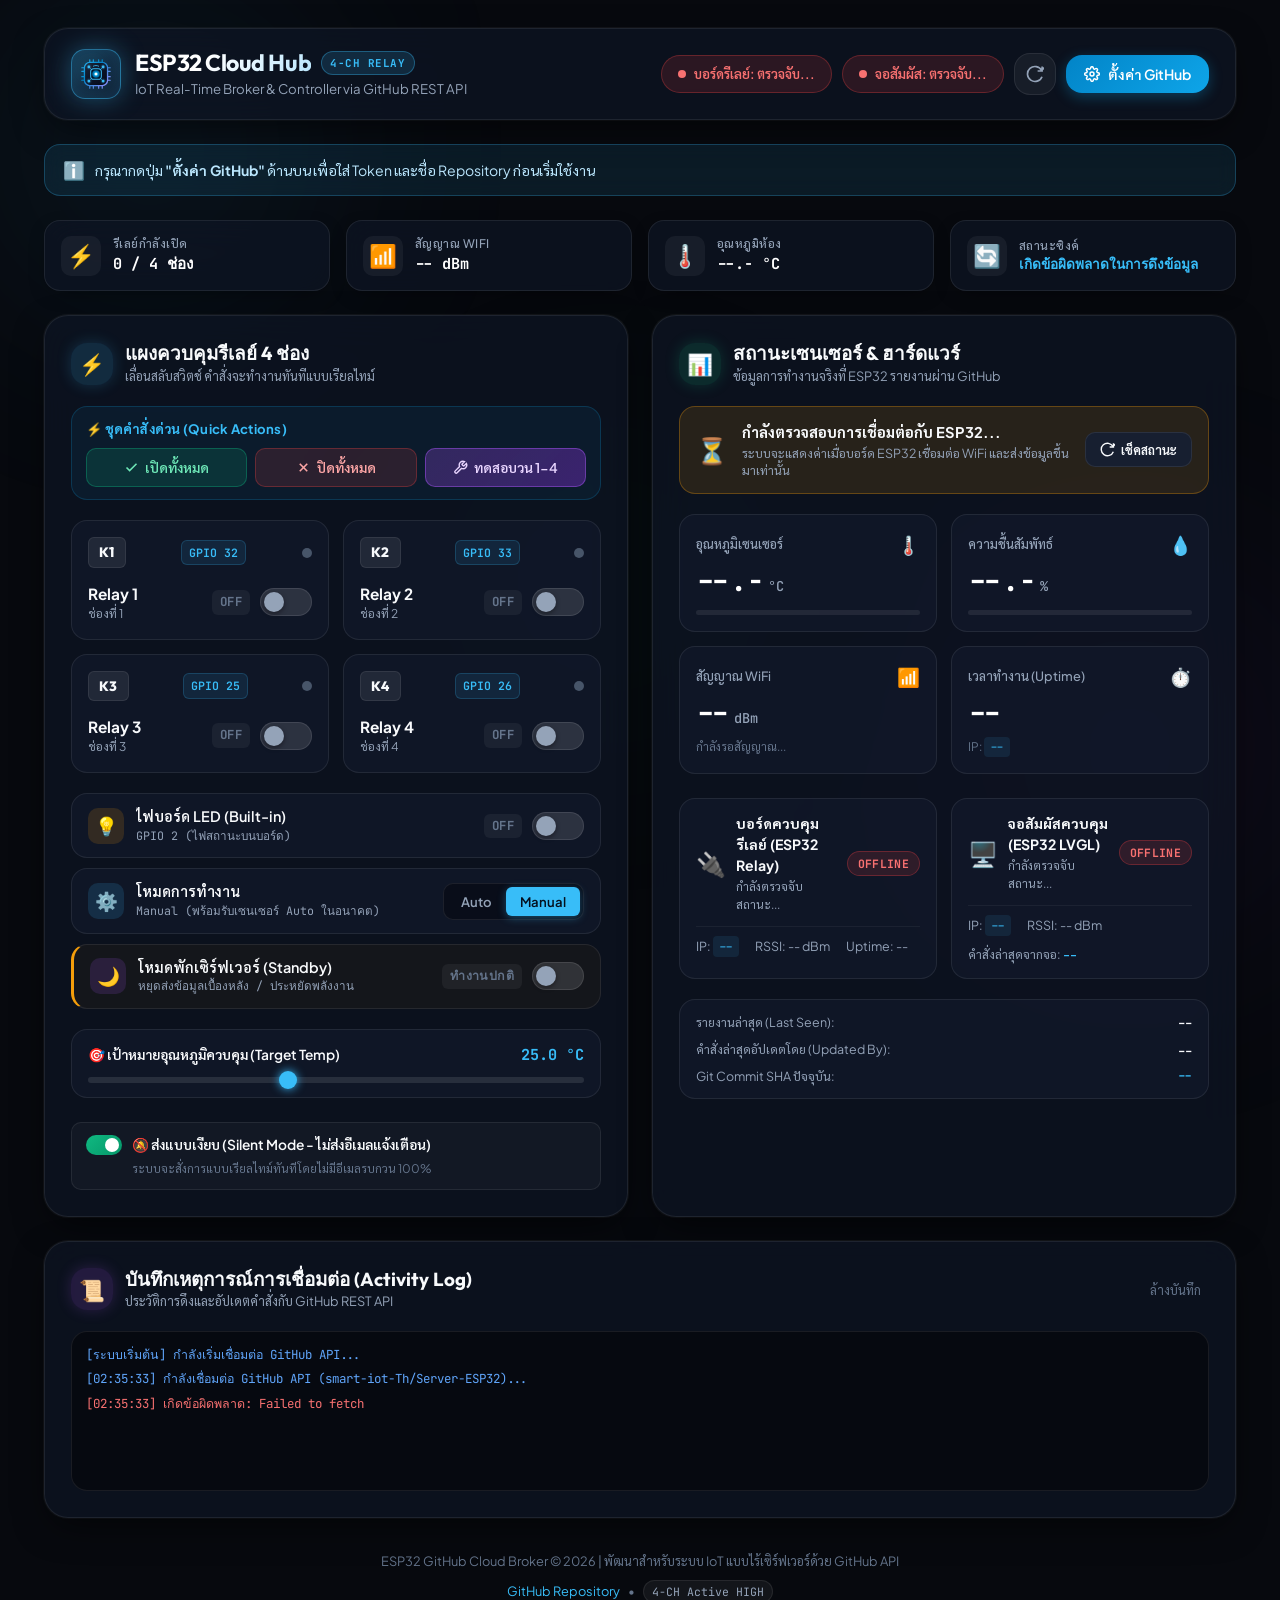
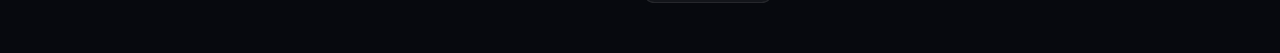
<file: index.html>
<!DOCTYPE html>
<html lang="th">

<head>
  <meta charset="UTF-8">
  <meta name="viewport" content="width=device-width, initial-scale=1.0, maximum-scale=1.0, user-scalable=no">
  <title>ESP32 GitHub Cloud Hub - IoT Smart Relay 4-Channel</title>
  <meta name="description" content="แผงควบคุม IoT สั่งงานรีเลย์ 4 ช่อง และแสดงผลเซนเซอร์แบบเรียลไทม์ผ่าน GitHub API">
  
  <!-- Fonts -->
  <link rel="preconnect" href="https://fonts.googleapis.com">
  <link rel="preconnect" href="https://fonts.gstatic.com" crossorigin>
  <link
    href="https://fonts.googleapis.com/css2?family=Outfit:wght@400;500;600;700;800&family=Plus+Jakarta+Sans:wght@400;500;600;700&family=Sarabun:wght@300;400;500;600;700&family=JetBrains+Mono:wght@400;500;600;700&display=swap"
    rel="stylesheet">
  
  <link rel="stylesheet" href="style.css">
</head>

<body>
  <!-- Ambient background glow elements -->
  <div class="bg-glow glow-1"></div>
  <div class="bg-glow glow-2"></div>
  <div class="bg-glow glow-3"></div>

  <div class="app-wrapper">
    <!-- Navbar / Header -->
    <header class="app-header">
      <div class="brand-section">
        <div class="brand-icon" title="ESP32 IoT Smart Relay Cloud Hub">
          <svg width="32" height="32" viewBox="0 0 36 36" fill="none" xmlns="http://www.w3.org/2000/svg" class="brand-logo-svg">
            <defs>
              <linearGradient id="chipBodyGrad" x1="4" y1="4" x2="32" y2="32" gradientUnits="userSpaceOnUse">
                <stop offset="0%" stop-color="#1e293b"/>
                <stop offset="40%" stop-color="#0f172a"/>
                <stop offset="100%" stop-color="#020617"/>
              </linearGradient>
              <linearGradient id="neonBorderGrad" x1="0" y1="0" x2="36" y2="36" gradientUnits="userSpaceOnUse">
                <stop offset="0%" stop-color="#38bdf8"/>
                <stop offset="40%" stop-color="#0284c7"/>
                <stop offset="80%" stop-color="#818cf8"/>
                <stop offset="100%" stop-color="#06b6d4"/>
              </linearGradient>
              <radialGradient id="reactorRadial" cx="50%" cy="50%" r="50%">
                <stop offset="0%" stop-color="#ffffff"/>
                <stop offset="25%" stop-color="#67e8f9"/>
                <stop offset="65%" stop-color="#0284c7"/>
                <stop offset="100%" stop-color="#0369a1"/>
              </radialGradient>
              <filter id="neonAura" x="-20%" y="-20%" width="140%" height="140%" filterUnits="userSpaceOnUse">
                <feGaussianBlur stdDeviation="1.2" result="blur"/>
                <feMerge>
                  <feMergeNode in="blur"/>
                  <feMergeNode in="SourceGraphic"/>
                </feMerge>
              </filter>
            </defs>

            <!-- Microcontroller External Pins -->
            <path d="M11 5V2M15 5V2M21 5V2M25 5V2" stroke="url(#neonBorderGrad)" stroke-width="1.3" stroke-linecap="round"/>
            <path d="M11 31V34M15 31V34M21 31V34M25 31V34" stroke="url(#neonBorderGrad)" stroke-width="1.3" stroke-linecap="round"/>
            <path d="M5 11H2M5 15H2M5 21H2M5 25H2" stroke="url(#neonBorderGrad)" stroke-width="1.3" stroke-linecap="round"/>
            <path d="M31 11H34M31 15H34M31 21H34M31 25H34" stroke="url(#neonBorderGrad)" stroke-width="1.3" stroke-linecap="round"/>

            <!-- Outer Silicon Ceramic Case -->
            <rect x="5" y="5" width="26" height="26" rx="6" fill="url(#chipBodyGrad)" stroke="url(#neonBorderGrad)" stroke-width="1.5"/>

            <!-- Diagonal Bus Traces to 4 Relay Nodes -->
            <path d="M10 10L14 14M26 10L22 14M10 26L14 22M26 26L22 22" stroke="#38bdf8" stroke-width="1" stroke-linecap="round" opacity="0.65"/>

            <!-- 4-CH Relay Channel Nodes (K1, K2, K3, K4) -->
            <circle cx="10" cy="10" r="1.5" fill="#38bdf8" filter="url(#neonAura)"/>
            <circle cx="26" cy="10" r="1.5" fill="#38bdf8" filter="url(#neonAura)"/>
            <circle cx="10" cy="26" r="1.5" fill="#38bdf8" filter="url(#neonAura)"/>
            <circle cx="26" cy="26" r="1.5" fill="#38bdf8" filter="url(#neonAura)"/>

            <!-- Central Processor Core Chamber -->
            <rect x="12" y="12" width="12" height="12" rx="3.5" fill="#030712" stroke="#38bdf8" stroke-width="1.2"/>

            <!-- Pulsing Quantum Energy Core -->
            <circle cx="18" cy="18" r="4" fill="url(#reactorRadial)" filter="url(#neonAura)" class="pulsing-core"/>
            <circle cx="18" cy="18" r="1.5" fill="#ffffff"/>

            <!-- IoT Wireless Signal Arc -->
            <path d="M15 9.2C16.8 8.2 19.2 8.2 21 9.2" stroke="#38bdf8" stroke-width="1.1" stroke-linecap="round" opacity="0.85"/>
          </svg>
        </div>
        <div class="brand-text">
          <div class="brand-title-row">
            <h1 class="brand-title">ESP32 Cloud Hub</h1>
            <span class="brand-version-badge">4-CH RELAY</span>
          </div>
          <p class="brand-subtitle">IoT Real-Time Broker & Controller via GitHub REST API</p>
        </div>
      </div>

      <div class="header-actions">
        <div id="device-status-badge" class="status-badge offline" title="สถานะการเชื่อมต่อบอร์ดรีเลย์ ESP32 (4-CH Relay)">
          <span class="status-dot"></span>
          <span id="device-status-text">บอร์ดรีเลย์: ตรวจจับ...</span>
        </div>

        <div id="display-status-badge" class="status-badge offline" title="สถานะการเชื่อมต่อจอสัมผัส ESP32 LVGL (ST7796 Touchscreen)">
          <span class="status-dot"></span>
          <span id="display-status-text">จอสัมผัส: ตรวจจับ...</span>
        </div>
        
        <button id="btn-refresh" class="btn-icon" title="รีเฟรชข้อมูลจาก GitHub ทันที" aria-label="รีเฟรช">
          <svg width="18" height="18" viewBox="0 0 24 24" fill="none" stroke="currentColor" stroke-width="2.2">
            <path d="M21.5 2v6h-6M21.34 15.57a10 10 0 1 1-.57-8.38l5.67-5.67"></path>
          </svg>
        </button>

        <button id="btn-open-settings" class="btn-primary" title="ตั้งค่าการเชื่อมต่อ GitHub API">
          <svg width="16" height="16" viewBox="0 0 24 24" fill="none" stroke="currentColor" stroke-width="2.2">
            <circle cx="12" cy="12" r="3"></circle>
            <path
              d="M19.4 15a1.65 1.65 0 0 0 .33 1.82l.06.06a2 2 0 0 1 0 2.83 2 2 0 0 1-2.83 0l-.06-.06a1.65 1.65 0 0 0-1.82-.33 1.65 1.65 0 0 0-1 1.51V21a2 2 0 0 1-2 2 2 2 0 0 1-2-2v-.09A1.65 1.65 0 0 0 9 19.4a1.65 1.65 0 0 0-1.82.33l-.06.06a2 2 0 0 1-2.83 0 2 2 0 0 1 0-2.83l.06-.06a1.65 1.65 0 0 0 .33-1.82 1.65 1.65 0 0 0-1.51-1H3a2 2 0 0 1-2-2 2 2 0 0 1 2-2h.09A1.65 1.65 0 0 0 4.6 9a1.65 1.65 0 0 0-.33-1.82l-.06-.06a2 2 0 0 1 0-2.83 2 2 0 0 1 2.83 0l.06.06a1.65 1.65 0 0 0 1.82.33H9a1.65 1.65 0 0 0 1-1.51V3a2 2 0 0 1 2-2 2 2 0 0 1 2 2v.09a1.65 1.65 0 0 0 1 1.51 1.65 1.65 0 0 0 1.82-.33l.06-.06a2 2 0 0 1 2.83 0 2 2 0 0 1 0 2.83l-.06.06a1.65 1.65 0 0 0-.33 1.82V9a1.65 1.65 0 0 0 1.51 1H21a2 2 0 0 1 2 2 2 2 0 0 1-2 2h-.09a1.65 1.65 0 0 0-1.51 1z">
            </path>
          </svg>
          <span class="btn-text-hide-mobile">ตั้งค่า GitHub</span>
        </button>
      </div>
    </header>

    <!-- Info Banner (Notice Bar) -->
    <div id="notice-bar" class="notice-bar">
      <div class="notice-content">
        <span class="notice-icon">ℹ️</span>
        <span id="notice-text">กรุณากดปุ่ม <b>"ตั้งค่า GitHub"</b> ด้านบน เพื่อใส่ Token และชื่อ Repository ก่อนเริ่มใช้งาน</span>
      </div>
    </div>

    <!-- Quick Telemetry Glance Bar (Mobile-first friendly) -->
    <section class="glance-bar">
      <div class="glance-item">
        <span class="glance-icon">⚡</span>
        <div class="glance-text">
          <span class="glance-label">รีเลย์กำลังเปิด</span>
          <span class="glance-val" id="glance-active-relays">0 / 4 ช่อง</span>
        </div>
      </div>

      <div class="glance-item">
        <span class="glance-icon">📶</span>
        <div class="glance-text">
          <span class="glance-label">สัญญาณ WiFi</span>
          <span class="glance-val" id="glance-wifi-rssi">-- dBm</span>
        </div>
      </div>

      <div class="glance-item">
        <span class="glance-icon">🌡️</span>
        <div class="glance-text">
          <span class="glance-label">อุณหภูมิห้อง</span>
          <span class="glance-val" id="glance-temp">--.- °C</span>
        </div>
      </div>

      <div class="glance-item glance-sync-status">
        <span class="glance-icon">🔄</span>
        <div class="glance-text">
          <span class="glance-label">สถานะซิงค์</span>
          <span class="glance-val" id="sync-indicator">🟢 พร้อมสั่งงานเรียลไทม์</span>
        </div>
      </div>
    </section>

    <!-- Main Content Grid -->
    <main class="dashboard-grid">
      <!-- Section 1: Hardware Controls Deck -->
      <section class="card control-section">
        <div class="card-header">
          <div class="card-header-left">
            <div class="card-icon cyan">⚡</div>
            <div>
              <h2 class="card-title">แผงควบคุมรีเลย์ 4 ช่อง</h2>
              <p class="card-subtitle">เลื่อนสลับสวิตช์ คำสั่งจะทำงานทันทีแบบเรียลไทม์</p>
            </div>
          </div>
        </div>

        <!-- Quick Actions Toolbar -->
        <div class="quick-relay-bar">
          <div class="quick-relay-title">
            <span>⚡ ชุดคำสั่งด่วน (Quick Actions)</span>
          </div>
          <div class="quick-buttons-row">
            <button id="btn-turn-all-on" class="btn-quick on" title="สั่งเปิดรีเลย์ทั้ง 4 ช่องพร้อมกัน">
              <svg width="15" height="15" viewBox="0 0 24 24" fill="none" stroke="currentColor" stroke-width="2.5"><polyline points="20 6 9 17 4 12"></polyline></svg>
              <span>เปิดทั้งหมด</span>
            </button>
            <button id="btn-turn-all-off" class="btn-quick off" title="สั่งปิดรีเลย์ทั้ง 4 ช่องพร้อมกัน">
              <svg width="15" height="15" viewBox="0 0 24 24" fill="none" stroke="currentColor" stroke-width="2.5"><line x1="18" y1="6" x2="6" y2="18"></line><line x1="6" y1="6" x2="18" y2="18"></line></svg>
              <span>ปิดทั้งหมด</span>
            </button>
            <button id="btn-test-all-relays" class="btn-quick test" title="ทดสอบวงจรรีเลย์ 4 ช่องตามสเต็ป (วนทีละตัว และเปิดพร้อมกันแบบ Soft-Start)">
              <svg width="15" height="15" viewBox="0 0 24 24" fill="none" stroke="currentColor" stroke-width="2.2"><path d="M14.7 6.3a1 1 0 0 0 0 1.4l1.6 1.6a1 1 0 0 0 1.4 0l3.77-3.77a6 6 0 0 1-7.94 7.94l-6.91 6.91a2.12 2.12 0 0 1-3-3l6.91-6.91a6 6 0 0 1 7.94-7.94l-3.76 3.76z"></path></svg>
              <span>ทดสอบวน 1-4</span>
            </button>
          </div>
        </div>

        <!-- 4-Channel Relays Grid (Interactive Tiles) -->
        <div class="relays-grid">
          <!-- Relay Card 1 -->
          <div class="relay-tile" id="relay-card-1">
            <div class="tile-glow"></div>
            <div class="tile-header">
              <div class="channel-pill">K1</div>
              <div class="pin-badge">GPIO 32</div>
              <div class="power-indicator"></div>
            </div>
            <div class="tile-content">
              <div class="relay-info-box">
                <span class="relay-name">Relay 1</span>
                <span class="relay-alias">ช่องที่ 1</span>
              </div>
              <div class="tile-switch-wrap">
                <span id="relay1-state-label" class="state-text">OFF</span>
                <label class="toggle-switch">
                  <input type="checkbox" id="cmd-relay1">
                  <span class="slider"></span>
                </label>
              </div>
            </div>
          </div>

          <!-- Relay Card 2 -->
          <div class="relay-tile" id="relay-card-2">
            <div class="tile-glow"></div>
            <div class="tile-header">
              <div class="channel-pill">K2</div>
              <div class="pin-badge">GPIO 33</div>
              <div class="power-indicator"></div>
            </div>
            <div class="tile-content">
              <div class="relay-info-box">
                <span class="relay-name">Relay 2</span>
                <span class="relay-alias">ช่องที่ 2</span>
              </div>
              <div class="tile-switch-wrap">
                <span id="relay2-state-label" class="state-text">OFF</span>
                <label class="toggle-switch">
                  <input type="checkbox" id="cmd-relay2">
                  <span class="slider"></span>
                </label>
              </div>
            </div>
          </div>

          <!-- Relay Card 3 -->
          <div class="relay-tile" id="relay-card-3">
            <div class="tile-glow"></div>
            <div class="tile-header">
              <div class="channel-pill">K3</div>
              <div class="pin-badge">GPIO 25</div>
              <div class="power-indicator"></div>
            </div>
            <div class="tile-content">
              <div class="relay-info-box">
                <span class="relay-name">Relay 3</span>
                <span class="relay-alias">ช่องที่ 3</span>
              </div>
              <div class="tile-switch-wrap">
                <span id="relay3-state-label" class="state-text">OFF</span>
                <label class="toggle-switch">
                  <input type="checkbox" id="cmd-relay3">
                  <span class="slider"></span>
                </label>
              </div>
            </div>
          </div>

          <!-- Relay Card 4 -->
          <div class="relay-tile" id="relay-card-4">
            <div class="tile-glow"></div>
            <div class="tile-header">
              <div class="channel-pill">K4</div>
              <div class="pin-badge">GPIO 26</div>
              <div class="power-indicator"></div>
            </div>
            <div class="tile-content">
              <div class="relay-info-box">
                <span class="relay-name">Relay 4</span>
                <span class="relay-alias">ช่องที่ 4</span>
              </div>
              <div class="tile-switch-wrap">
                <span id="relay4-state-label" class="state-text">OFF</span>
                <label class="toggle-switch">
                  <input type="checkbox" id="cmd-relay4">
                  <span class="slider"></span>
                </label>
              </div>
            </div>
          </div>
        </div>

        <!-- Secondary Controls List (LED & Standby & Target Temp) -->
        <div class="secondary-controls-list">
          <!-- Control Item: LED -->
          <div class="control-item" id="led-card">
            <div class="control-info">
              <div class="control-icon-pill amber">💡</div>
              <div class="control-label">
                <span class="control-name">ไฟบอร์ด LED (Built-in)</span>
                <span class="control-pin">GPIO 2 (ไฟสถานะบนบอร์ด)</span>
              </div>
            </div>
            <div class="control-action-side">
              <span id="led-state-label" class="state-text">OFF</span>
              <label class="toggle-switch">
                <input type="checkbox" id="cmd-led">
                <span class="slider"></span>
              </label>
            </div>
          </div>

          <!-- Control Item: Mode Selector -->
          <div class="control-item mode-item">
            <div class="control-info">
              <div class="control-icon-pill blue">⚙️</div>
              <div class="control-label">
                <span class="control-name">โหมดการทำงาน</span>
                <span class="control-pin">Manual (พร้อมรับเซนเซอร์ Auto ในอนาคต)</span>
              </div>
            </div>
            <div class="segmented-control">
              <button class="seg-btn" data-mode="auto" id="btn-mode-auto" title="โหมดอัตโนมัติ (จะเริ่มทำงานเมื่อมีการเชื่อมต่อเซนเซอร์ในอนาคต)">Auto</button>
              <button class="seg-btn active" data-mode="manual" id="btn-mode-manual">Manual</button>
            </div>
          </div>

          <!-- Control Item: Server Standby Switch -->
          <div class="control-item server-standby-item">
            <div class="control-info">
              <div class="control-icon-pill purple">🌙</div>
              <div class="control-label">
                <span class="control-name">โหมดพักเซิร์ฟเวอร์ (Standby)</span>
                <span class="control-pin">หยุดส่งข้อมูลเบื้องหลัง / ประหยัดพลังงาน</span>
              </div>
            </div>
            <div class="control-action-side">
              <span id="standby-state-label" class="state-text">ทำงานปกติ</span>
              <label class="toggle-switch">
                <input type="checkbox" id="cmd-server-standby" title="เปิดเพื่อพักการทำงานเซิร์ฟเวอร์">
                <span class="slider"></span>
              </label>
            </div>
          </div>
        </div>

        <!-- Target Temp Slider (Future sensor ready) -->
        <div class="slider-control-box">
          <div class="slider-header">
            <span class="slider-title">🎯 เป้าหมายอุณหภูมิควบคุม (Target Temp)</span>
            <span class="slider-val" id="target-temp-val">25.0 °C</span>
          </div>
          <input type="range" id="cmd-target-temp" min="15" max="40" step="0.5" value="25.0">
        </div>

        <!-- Card Footer: Silent Mode Option -->
        <div class="card-footer-action">
          <div class="notification-mode-row">
            <label class="notification-toggle">
              <input type="checkbox" id="chk-silent-mode" checked>
              <span class="noti-switch-slider"></span>
              <span class="noti-text" id="silent-mode-label">🔕 ส่งแบบเงียบ (Silent Mode - ไม่ส่งอีเมลแจ้งเตือน)</span>
            </label>
            <span class="noti-hint">ระบบจะสั่งการแบบเรียลไทม์ทันทีโดยไม่มีอีเมลรบกวน 100%</span>
          </div>
        </div>
      </section>

      <!-- Section 2: Sensor & Telemetry Section -->
      <section class="card telemetry-section">
        <div class="card-header">
          <div class="card-header-left">
            <div class="card-icon green">📊</div>
            <div>
              <h2 class="card-title">สถานะเซนเซอร์ & ฮาร์ดแวร์</h2>
              <p class="card-subtitle">ข้อมูลการทำงานจริงที่ ESP32 รายงานผ่าน GitHub</p>
            </div>
          </div>
        </div>

        <!-- ESP32 Online Verification Banner -->
        <div id="esp-status-banner" class="esp-status-banner waiting">
          <div class="esp-status-icon" id="esp-status-icon">⏳</div>
          <div class="esp-status-info">
            <div class="esp-status-title" id="esp-status-title">กำลังตรวจสอบการเชื่อมต่อกับ ESP32...</div>
            <div class="esp-status-sub" id="esp-status-desc">ระบบจะแสดงค่าเมื่อบอร์ด ESP32 เชื่อมต่อ WiFi และส่งข้อมูลขึ้นมาเท่านั้น</div>
          </div>
          <button id="btn-verify-esp" class="btn-verify-esp" title="ตรวจสอบสถานะการออนไลน์เดี๋ยวนี้">
            <svg width="15" height="15" viewBox="0 0 24 24" fill="none" stroke="currentColor" stroke-width="2.2">
              <path d="M21.5 2v6h-6M21.34 15.57a10 10 0 1 1-.57-8.38l5.67-5.67"></path>
            </svg>
            <span>เช็คสถานะ</span>
          </button>
        </div>

        <!-- Metrics Grid (Responsive 2x2) -->
        <div class="metrics-grid">
          <!-- Temp Card -->
          <div class="metric-card">
            <div class="metric-top">
              <span class="metric-title">อุณหภูมิเซนเซอร์</span>
              <span class="metric-icon">🌡️</span>
            </div>
            <div class="metric-val">
              <span id="tele-temp">--.-</span>
              <span class="metric-unit">°C</span>
            </div>
            <div class="metric-bar-wrapper">
              <div id="temp-bar" class="metric-bar" style="width: 0%;"></div>
            </div>
          </div>

          <!-- Humidity Card -->
          <div class="metric-card">
            <div class="metric-top">
              <span class="metric-title">ความชื้นสัมพัทธ์</span>
              <span class="metric-icon">💧</span>
            </div>
            <div class="metric-val">
              <span id="tele-humidity">--.-</span>
              <span class="metric-unit">%</span>
            </div>
            <div class="metric-bar-wrapper">
              <div id="hum-bar" class="metric-bar humidity" style="width: 0%;"></div>
            </div>
          </div>

          <!-- WiFi RSSI Card -->
          <div class="metric-card">
            <div class="metric-top">
              <span class="metric-title">สัญญาณ WiFi</span>
              <span class="metric-icon">📶</span>
            </div>
            <div class="metric-val">
              <span id="tele-rssi">--</span>
              <span class="metric-unit">dBm</span>
            </div>
            <div class="metric-desc" id="tele-rssi-quality">กำลังรอสัญญาณ...</div>
          </div>

          <!-- Uptime Card -->
          <div class="metric-card">
            <div class="metric-top">
              <span class="metric-title">เวลาทำงาน (Uptime)</span>
              <span class="metric-icon">⏱️</span>
            </div>
            <div class="metric-val">
              <span id="tele-uptime">--</span>
            </div>
            <div class="metric-desc ip-address-box">
              <span>IP: <code id="tele-ip">--</code></span>
            </div>
          </div>
        </div>

        <!-- Dual Device Telemetry Matrix -->
        <div class="devices-status-grid">
          <!-- Relay Board Card -->
          <div class="device-card" id="card-relay-board">
            <div class="device-card-header">
              <div class="device-title-box">
                <span class="device-type-icon">🔌</span>
                <div>
                  <div class="device-name">บอร์ดควบคุมรีเลย์ (ESP32 Relay)</div>
                  <div class="device-sub" id="device-relay-sub">กำลังตรวจจับสถานะ...</div>
                </div>
              </div>
              <span class="device-pill offline" id="pill-relay-board">Offline</span>
            </div>
            <div class="device-meta-row">
              <span>IP: <code id="tele-ip-detail">--</code></span>
              <span>RSSI: <span id="tele-relay-rssi-val">--</span> dBm</span>
              <span>Uptime: <span id="tele-relay-uptime-val">--</span></span>
            </div>
          </div>

          <!-- Touchscreen Display Card -->
          <div class="device-card" id="card-display-board">
            <div class="device-card-header">
              <div class="device-title-box">
                <span class="device-type-icon">🖥️</span>
                <div>
                  <div class="device-name">จอสัมผัสควบคุม (ESP32 LVGL)</div>
                  <div class="device-sub" id="device-display-sub">กำลังตรวจจับสถานะ...</div>
                </div>
              </div>
              <span class="device-pill offline" id="pill-display-board">Offline</span>
            </div>
            <div class="device-meta-row">
              <span>IP: <code id="tele-disp-ip">--</code></span>
              <span>RSSI: <span id="tele-disp-rssi">--</span> dBm</span>
              <span>คำสั่งล่าสุดจากจอ: <span id="tele-disp-action" class="disp-action-text">--</span></span>
            </div>
          </div>
        </div>

        <!-- System Meta Info Box -->
        <div class="meta-info-box">
          <div class="meta-row">
            <span class="meta-label">รายงานล่าสุด (Last Seen):</span>
            <span class="meta-val" id="tele-last-seen">--</span>
          </div>
          <div class="meta-row">
            <span class="meta-label">คำสั่งล่าสุดอัปเดตโดย (Updated By):</span>
            <span class="meta-val" id="tele-updated-by">--</span>
          </div>
          <div class="meta-row">
            <span class="meta-label">Git Commit SHA ปัจจุบัน:</span>
            <span class="meta-val code" id="tele-sha">--</span>
          </div>
        </div>
      </section>

      <!-- Section 3: Log / Activity Console (Full width) -->
      <section class="card log-section full-width">
        <div class="card-header">
          <div class="card-header-left">
            <div class="card-icon purple">📜</div>
            <div>
              <h2 class="card-title">บันทึกเหตุการณ์การเชื่อมต่อ (Activity Log)</h2>
              <p class="card-subtitle">ประวัติการดึงและอัปเดตคำสั่งกับ GitHub REST API</p>
            </div>
          </div>
          <div class="card-header-right">
            <button id="btn-clear-log" class="btn-text">ล้างบันทึก</button>
          </div>
        </div>
        <div class="log-console" id="log-console">
          <div class="log-entry system">[ระบบเริ่มต้น] กำลังเริ่มเชื่อมต่อ GitHub API...</div>
        </div>
      </section>
    </main>

    <!-- Footer -->
    <footer class="app-footer">
      <div class="footer-content">
        <p>ESP32 GitHub Cloud Broker &copy; 2026 | พัฒนาสำหรับระบบ IoT แบบไร้เซิร์ฟเวอร์ด้วย GitHub API</p>
        <div class="footer-links">
          <a href="https://github.com/smart-iot-Th/Server-ESP32" target="_blank" rel="noopener">GitHub Repository</a>
          <span>•</span>
          <span class="footer-badge">4-CH Active HIGH</span>
        </div>
      </div>
    </footer>
  </div>

  <!-- Settings Modal -->
  <div id="settings-modal" class="modal-backdrop">
    <div class="modal-card">
      <div class="modal-header">
        <div class="modal-title-group">
          <svg width="22" height="22" viewBox="0 0 24 24" fill="none" stroke="currentColor" stroke-width="2.2">
            <path d="M12 20h9M16.5 3.5a2.121 2.121 0 0 1 3 3L7 19l-4 1 1-4L16.5 3.5z"></path>
          </svg>
          <h3>ตั้งค่าการเชื่อมต่อ GitHub</h3>
        </div>
        <button id="btn-close-modal" class="btn-close">&times;</button>
      </div>

      <div class="modal-body">
        <div class="form-group">
          <label for="cfg-owner">ชื่อผู้ใช้ GitHub (Owner / Username) <span class="req">*</span></label>
          <input type="text" id="cfg-owner" placeholder="เช่น smart-iot-Th" autocomplete="off">
          <small class="form-help">ชื่อบัญชี GitHub เจ้าของ Repository</small>
        </div>

        <div class="form-group">
          <label for="cfg-repo">ชื่อ Repository <span class="req">*</span></label>
          <input type="text" id="cfg-repo" placeholder="เช่น Server-ESP32" value="Server-ESP32" autocomplete="off">
          <small class="form-help">ชื่อ Repository บน GitHub: <code>Server-ESP32</code> (มีขีดกลาง)</small>
        </div>

        <div class="form-group">
          <label for="cfg-branch">ชื่อ Branch</label>
          <input type="text" id="cfg-branch" placeholder="main" value="main">
        </div>

        <div class="form-group">
          <label for="cfg-path">ตำแหน่งไฟล์ State</label>
          <input type="text" id="cfg-path" placeholder="data/state.json" value="data/state.json">
          <small class="form-help">ตำแหน่งไฟล์บน GitHub: <code>data/state.json</code> (ไม่ต้องมีคำว่า Server ESP32 นำหน้า)</small>
        </div>

        <div class="form-group">
          <label for="cfg-token">GitHub Personal Access Token (PAT) <span class="req">*</span></label>
          <div class="input-with-action">
            <input type="password" id="cfg-token" placeholder="ghp_... หรือ github_pat_..." autocomplete="off">
            <button type="button" id="btn-toggle-token" class="btn-input-icon" title="แสดง/ซ่อน">👁️</button>
          </div>
          <small class="form-help">
            ใช้ Token ที่มีสิทธิ์เขียนไฟล์ (เช่น Scope <code>repo</code> หรือ <code>Contents: Read and write</code>)
            <br><b>ความปลอดภัย:</b> Token จะถูกจัดเก็บเฉพาะใน <code>localStorage</code> ของเครื่องคุณเท่านั้น
          </small>
        </div>

        <div class="form-group">
          <label for="cfg-interval">ความถี่ในการดึงข้อมูลอัตโนมัติ (Polling Interval)</label>
          <select id="cfg-interval">
            <option value="5000">ทุกๆ 5 วินาที</option>
            <option value="10000" selected>ทุกๆ 10 วินาที (แนะนำ)</option>
            <option value="20000">ทุกๆ 20 วินาที</option>
            <option value="60000">ทุกๆ 1 นาที</option>
            <option value="0">ปิดการดึงอัตโนมัติ (ดึงเฉพาะกดปุ่ม)</option>
          </select>
        </div>
      </div>

      <div class="modal-footer">
        <button id="btn-test-connection" class="btn-secondary">
          <span>ทดสอบการเชื่อมต่อ</span>
        </button>
        <button id="btn-save-settings" class="btn-primary">
          <span>บันทึกการตั้งค่า</span>
        </button>
      </div>
    </div>
  </div>

  <script src="app.js"></script>
</body>

</html>
</file>
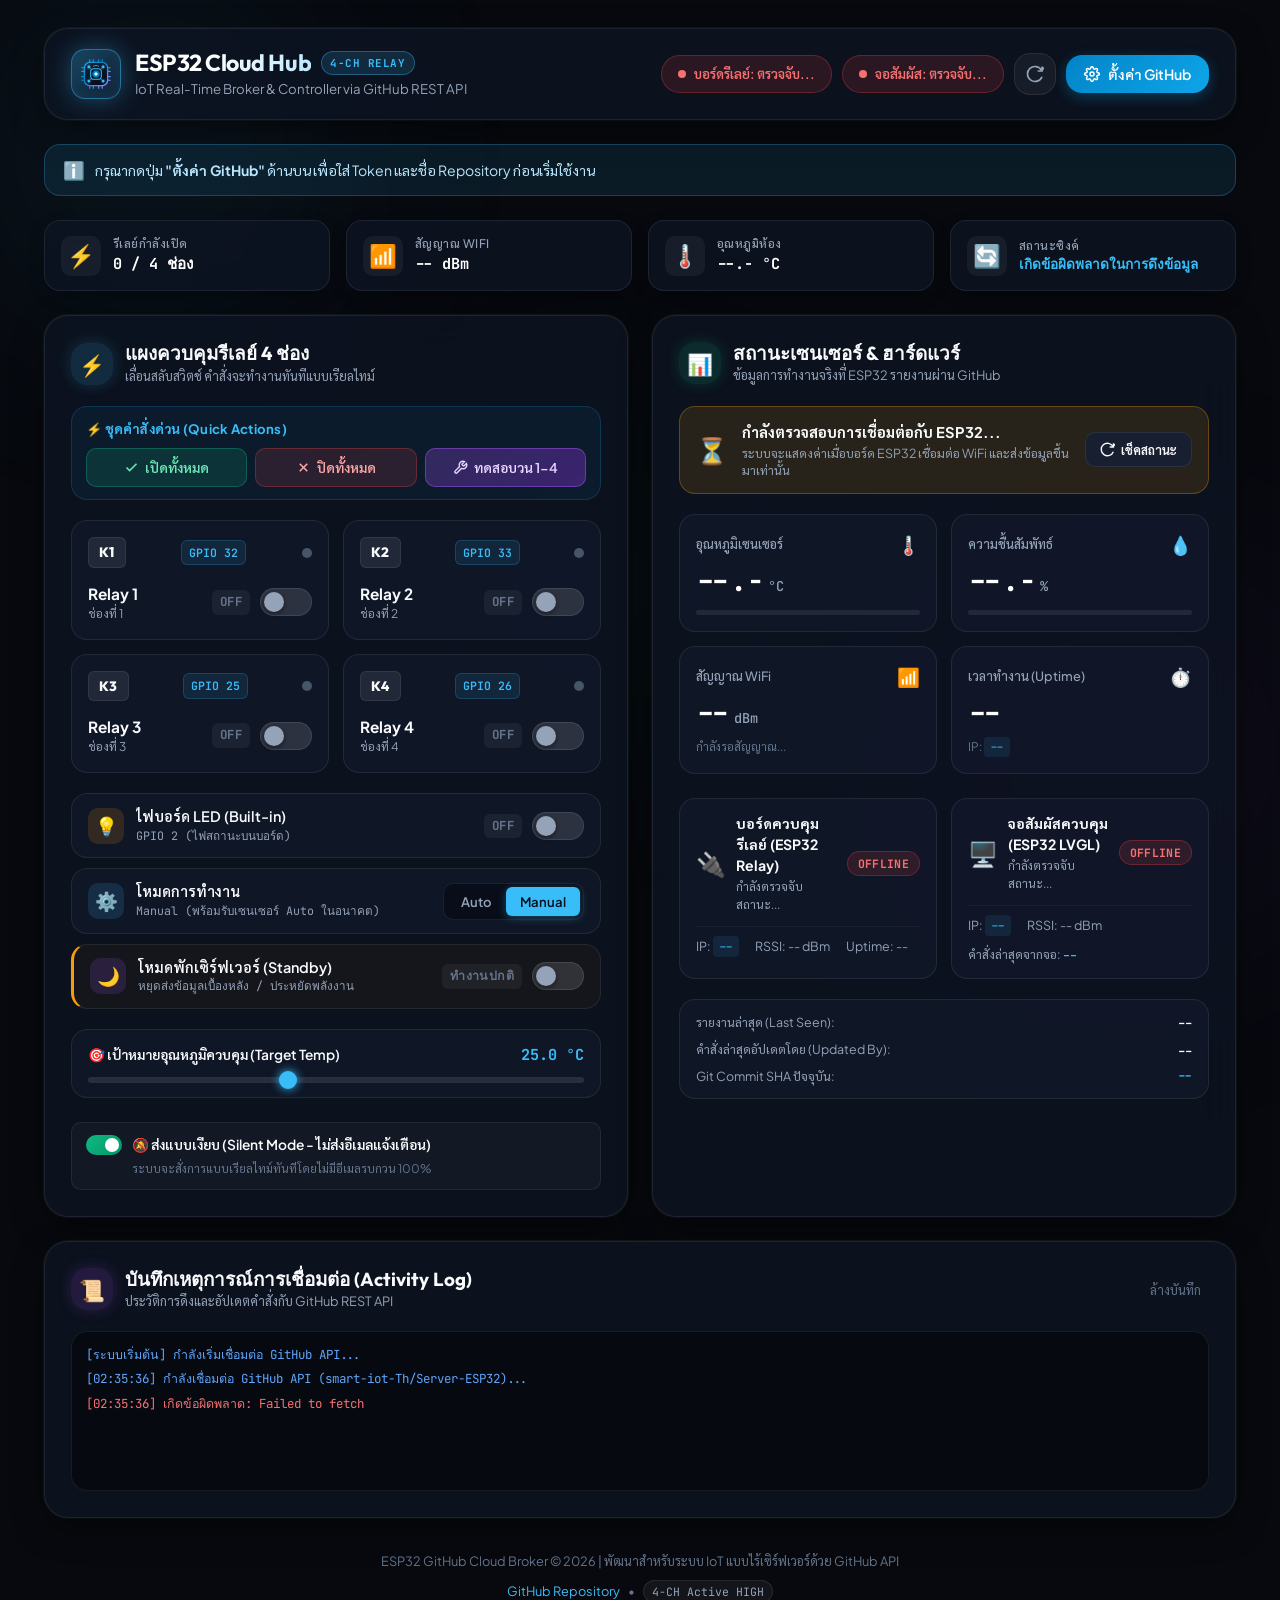
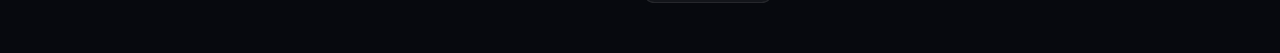
<file: dashboard/index.html>
<!DOCTYPE html>
<html lang="th">

<head>
  <meta charset="UTF-8">
  <meta name="viewport" content="width=device-width, initial-scale=1.0, maximum-scale=1.0, user-scalable=no">
  <title>ESP32 GitHub Cloud Hub - IoT Smart Relay 4-Channel</title>
  <meta name="description" content="แผงควบคุม IoT สั่งงานรีเลย์ 4 ช่อง และแสดงผลเซนเซอร์แบบเรียลไทม์ผ่าน GitHub API">
  
  <!-- Fonts -->
  <link rel="preconnect" href="https://fonts.googleapis.com">
  <link rel="preconnect" href="https://fonts.gstatic.com" crossorigin>
  <link
    href="https://fonts.googleapis.com/css2?family=Outfit:wght@400;500;600;700;800&family=Plus+Jakarta+Sans:wght@400;500;600;700&family=Sarabun:wght@300;400;500;600;700&family=JetBrains+Mono:wght@400;500;600;700&display=swap"
    rel="stylesheet">
  
  <meta http-equiv="refresh" content="0; url=../">
  <link rel="canonical" href="../">
  <link rel="stylesheet" href="style.css">
</head>

<body>
  <!-- Ambient background glow elements -->
  <div class="bg-glow glow-1"></div>
  <div class="bg-glow glow-2"></div>
  <div class="bg-glow glow-3"></div>

  <div class="app-wrapper">
    <!-- Navbar / Header -->
    <header class="app-header">
      <div class="brand-section">
        <div class="brand-icon" title="ESP32 IoT Smart Relay Cloud Hub">
          <svg width="32" height="32" viewBox="0 0 36 36" fill="none" xmlns="http://www.w3.org/2000/svg" class="brand-logo-svg">
            <defs>
              <linearGradient id="chipBodyGrad" x1="4" y1="4" x2="32" y2="32" gradientUnits="userSpaceOnUse">
                <stop offset="0%" stop-color="#1e293b"/>
                <stop offset="40%" stop-color="#0f172a"/>
                <stop offset="100%" stop-color="#020617"/>
              </linearGradient>
              <linearGradient id="neonBorderGrad" x1="0" y1="0" x2="36" y2="36" gradientUnits="userSpaceOnUse">
                <stop offset="0%" stop-color="#38bdf8"/>
                <stop offset="40%" stop-color="#0284c7"/>
                <stop offset="80%" stop-color="#818cf8"/>
                <stop offset="100%" stop-color="#06b6d4"/>
              </linearGradient>
              <radialGradient id="reactorRadial" cx="50%" cy="50%" r="50%">
                <stop offset="0%" stop-color="#ffffff"/>
                <stop offset="25%" stop-color="#67e8f9"/>
                <stop offset="65%" stop-color="#0284c7"/>
                <stop offset="100%" stop-color="#0369a1"/>
              </radialGradient>
              <filter id="neonAura" x="-20%" y="-20%" width="140%" height="140%" filterUnits="userSpaceOnUse">
                <feGaussianBlur stdDeviation="1.2" result="blur"/>
                <feMerge>
                  <feMergeNode in="blur"/>
                  <feMergeNode in="SourceGraphic"/>
                </feMerge>
              </filter>
            </defs>

            <!-- Microcontroller External Pins -->
            <path d="M11 5V2M15 5V2M21 5V2M25 5V2" stroke="url(#neonBorderGrad)" stroke-width="1.3" stroke-linecap="round"/>
            <path d="M11 31V34M15 31V34M21 31V34M25 31V34" stroke="url(#neonBorderGrad)" stroke-width="1.3" stroke-linecap="round"/>
            <path d="M5 11H2M5 15H2M5 21H2M5 25H2" stroke="url(#neonBorderGrad)" stroke-width="1.3" stroke-linecap="round"/>
            <path d="M31 11H34M31 15H34M31 21H34M31 25H34" stroke="url(#neonBorderGrad)" stroke-width="1.3" stroke-linecap="round"/>

            <!-- Outer Silicon Ceramic Case -->
            <rect x="5" y="5" width="26" height="26" rx="6" fill="url(#chipBodyGrad)" stroke="url(#neonBorderGrad)" stroke-width="1.5"/>

            <!-- Diagonal Bus Traces to 4 Relay Nodes -->
            <path d="M10 10L14 14M26 10L22 14M10 26L14 22M26 26L22 22" stroke="#38bdf8" stroke-width="1" stroke-linecap="round" opacity="0.65"/>

            <!-- 4-CH Relay Channel Nodes (K1, K2, K3, K4) -->
            <circle cx="10" cy="10" r="1.5" fill="#38bdf8" filter="url(#neonAura)"/>
            <circle cx="26" cy="10" r="1.5" fill="#38bdf8" filter="url(#neonAura)"/>
            <circle cx="10" cy="26" r="1.5" fill="#38bdf8" filter="url(#neonAura)"/>
            <circle cx="26" cy="26" r="1.5" fill="#38bdf8" filter="url(#neonAura)"/>

            <!-- Central Processor Core Chamber -->
            <rect x="12" y="12" width="12" height="12" rx="3.5" fill="#030712" stroke="#38bdf8" stroke-width="1.2"/>

            <!-- Pulsing Quantum Energy Core -->
            <circle cx="18" cy="18" r="4" fill="url(#reactorRadial)" filter="url(#neonAura)" class="pulsing-core"/>
            <circle cx="18" cy="18" r="1.5" fill="#ffffff"/>

            <!-- IoT Wireless Signal Arc -->
            <path d="M15 9.2C16.8 8.2 19.2 8.2 21 9.2" stroke="#38bdf8" stroke-width="1.1" stroke-linecap="round" opacity="0.85"/>
          </svg>
        </div>
        <div class="brand-text">
          <div class="brand-title-row">
            <h1 class="brand-title">ESP32 Cloud Hub</h1>
            <span class="brand-version-badge">4-CH RELAY</span>
          </div>
          <p class="brand-subtitle">IoT Real-Time Broker & Controller via GitHub REST API</p>
        </div>
      </div>

      <div class="header-actions">
        <div id="device-status-badge" class="status-badge offline" title="สถานะการเชื่อมต่อบอร์ดรีเลย์ ESP32 (4-CH Relay)">
          <span class="status-dot"></span>
          <span id="device-status-text">บอร์ดรีเลย์: ตรวจจับ...</span>
        </div>

        <div id="display-status-badge" class="status-badge offline" title="สถานะการเชื่อมต่อจอสัมผัส ESP32 LVGL (ST7796 Touchscreen)">
          <span class="status-dot"></span>
          <span id="display-status-text">จอสัมผัส: ตรวจจับ...</span>
        </div>
        
        <button id="btn-refresh" class="btn-icon" title="รีเฟรชข้อมูลจาก GitHub ทันที" aria-label="รีเฟรช">
          <svg width="18" height="18" viewBox="0 0 24 24" fill="none" stroke="currentColor" stroke-width="2.2">
            <path d="M21.5 2v6h-6M21.34 15.57a10 10 0 1 1-.57-8.38l5.67-5.67"></path>
          </svg>
        </button>

        <button id="btn-open-settings" class="btn-primary" title="ตั้งค่าการเชื่อมต่อ GitHub API">
          <svg width="16" height="16" viewBox="0 0 24 24" fill="none" stroke="currentColor" stroke-width="2.2">
            <circle cx="12" cy="12" r="3"></circle>
            <path
              d="M19.4 15a1.65 1.65 0 0 0 .33 1.82l.06.06a2 2 0 0 1 0 2.83 2 2 0 0 1-2.83 0l-.06-.06a1.65 1.65 0 0 0-1.82-.33 1.65 1.65 0 0 0-1 1.51V21a2 2 0 0 1-2 2 2 2 0 0 1-2-2v-.09A1.65 1.65 0 0 0 9 19.4a1.65 1.65 0 0 0-1.82.33l-.06.06a2 2 0 0 1-2.83 0 2 2 0 0 1 0-2.83l.06-.06a1.65 1.65 0 0 0 .33-1.82 1.65 1.65 0 0 0-1.51-1H3a2 2 0 0 1-2-2 2 2 0 0 1 2-2h.09A1.65 1.65 0 0 0 4.6 9a1.65 1.65 0 0 0-.33-1.82l-.06-.06a2 2 0 0 1 0-2.83 2 2 0 0 1 2.83 0l.06.06a1.65 1.65 0 0 0 1.82.33H9a1.65 1.65 0 0 0 1-1.51V3a2 2 0 0 1 2-2 2 2 0 0 1 2 2v.09a1.65 1.65 0 0 0 1 1.51 1.65 1.65 0 0 0 1.82-.33l.06-.06a2 2 0 0 1 2.83 0 2 2 0 0 1 0 2.83l-.06.06a1.65 1.65 0 0 0-.33 1.82V9a1.65 1.65 0 0 0 1.51 1H21a2 2 0 0 1 2 2 2 2 0 0 1-2 2h-.09a1.65 1.65 0 0 0-1.51 1z">
            </path>
          </svg>
          <span class="btn-text-hide-mobile">ตั้งค่า GitHub</span>
        </button>
      </div>
    </header>

    <!-- Info Banner (Notice Bar) -->
    <div id="notice-bar" class="notice-bar">
      <div class="notice-content">
        <span class="notice-icon">ℹ️</span>
        <span id="notice-text">กรุณากดปุ่ม <b>"ตั้งค่า GitHub"</b> ด้านบน เพื่อใส่ Token และชื่อ Repository ก่อนเริ่มใช้งาน</span>
      </div>
    </div>

    <!-- Quick Telemetry Glance Bar (Mobile-first friendly) -->
    <section class="glance-bar">
      <div class="glance-item">
        <span class="glance-icon">⚡</span>
        <div class="glance-text">
          <span class="glance-label">รีเลย์กำลังเปิด</span>
          <span class="glance-val" id="glance-active-relays">0 / 4 ช่อง</span>
        </div>
      </div>

      <div class="glance-item">
        <span class="glance-icon">📶</span>
        <div class="glance-text">
          <span class="glance-label">สัญญาณ WiFi</span>
          <span class="glance-val" id="glance-wifi-rssi">-- dBm</span>
        </div>
      </div>

      <div class="glance-item">
        <span class="glance-icon">🌡️</span>
        <div class="glance-text">
          <span class="glance-label">อุณหภูมิห้อง</span>
          <span class="glance-val" id="glance-temp">--.- °C</span>
        </div>
      </div>

      <div class="glance-item glance-sync-status">
        <span class="glance-icon">🔄</span>
        <div class="glance-text">
          <span class="glance-label">สถานะซิงค์</span>
          <span class="glance-val" id="sync-indicator">🟢 พร้อมสั่งงานเรียลไทม์</span>
        </div>
      </div>
    </section>

    <!-- Main Content Grid -->
    <main class="dashboard-grid">
      <!-- Section 1: Hardware Controls Deck -->
      <section class="card control-section">
        <div class="card-header">
          <div class="card-header-left">
            <div class="card-icon cyan">⚡</div>
            <div>
              <h2 class="card-title">แผงควบคุมรีเลย์ 4 ช่อง</h2>
              <p class="card-subtitle">เลื่อนสลับสวิตช์ คำสั่งจะทำงานทันทีแบบเรียลไทม์</p>
            </div>
          </div>
        </div>

        <!-- Quick Actions Toolbar -->
        <div class="quick-relay-bar">
          <div class="quick-relay-title">
            <span>⚡ ชุดคำสั่งด่วน (Quick Actions)</span>
          </div>
          <div class="quick-buttons-row">
            <button id="btn-turn-all-on" class="btn-quick on" title="สั่งเปิดรีเลย์ทั้ง 4 ช่องพร้อมกัน">
              <svg width="15" height="15" viewBox="0 0 24 24" fill="none" stroke="currentColor" stroke-width="2.5"><polyline points="20 6 9 17 4 12"></polyline></svg>
              <span>เปิดทั้งหมด</span>
            </button>
            <button id="btn-turn-all-off" class="btn-quick off" title="สั่งปิดรีเลย์ทั้ง 4 ช่องพร้อมกัน">
              <svg width="15" height="15" viewBox="0 0 24 24" fill="none" stroke="currentColor" stroke-width="2.5"><line x1="18" y1="6" x2="6" y2="18"></line><line x1="6" y1="6" x2="18" y2="18"></line></svg>
              <span>ปิดทั้งหมด</span>
            </button>
            <button id="btn-test-all-relays" class="btn-quick test" title="ทดสอบวงจรรีเลย์ 4 ช่องตามสเต็ป (วนทีละตัว และเปิดพร้อมกันแบบ Soft-Start)">
              <svg width="15" height="15" viewBox="0 0 24 24" fill="none" stroke="currentColor" stroke-width="2.2"><path d="M14.7 6.3a1 1 0 0 0 0 1.4l1.6 1.6a1 1 0 0 0 1.4 0l3.77-3.77a6 6 0 0 1-7.94 7.94l-6.91 6.91a2.12 2.12 0 0 1-3-3l6.91-6.91a6 6 0 0 1 7.94-7.94l-3.76 3.76z"></path></svg>
              <span>ทดสอบวน 1-4</span>
            </button>
          </div>
        </div>

        <!-- 4-Channel Relays Grid (Interactive Tiles) -->
        <div class="relays-grid">
          <!-- Relay Card 1 -->
          <div class="relay-tile" id="relay-card-1">
            <div class="tile-glow"></div>
            <div class="tile-header">
              <div class="channel-pill">K1</div>
              <div class="pin-badge">GPIO 32</div>
              <div class="power-indicator"></div>
            </div>
            <div class="tile-content">
              <div class="relay-info-box">
                <span class="relay-name">Relay 1</span>
                <span class="relay-alias">ช่องที่ 1</span>
              </div>
              <div class="tile-switch-wrap">
                <span id="relay1-state-label" class="state-text">OFF</span>
                <label class="toggle-switch">
                  <input type="checkbox" id="cmd-relay1">
                  <span class="slider"></span>
                </label>
              </div>
            </div>
          </div>

          <!-- Relay Card 2 -->
          <div class="relay-tile" id="relay-card-2">
            <div class="tile-glow"></div>
            <div class="tile-header">
              <div class="channel-pill">K2</div>
              <div class="pin-badge">GPIO 33</div>
              <div class="power-indicator"></div>
            </div>
            <div class="tile-content">
              <div class="relay-info-box">
                <span class="relay-name">Relay 2</span>
                <span class="relay-alias">ช่องที่ 2</span>
              </div>
              <div class="tile-switch-wrap">
                <span id="relay2-state-label" class="state-text">OFF</span>
                <label class="toggle-switch">
                  <input type="checkbox" id="cmd-relay2">
                  <span class="slider"></span>
                </label>
              </div>
            </div>
          </div>

          <!-- Relay Card 3 -->
          <div class="relay-tile" id="relay-card-3">
            <div class="tile-glow"></div>
            <div class="tile-header">
              <div class="channel-pill">K3</div>
              <div class="pin-badge">GPIO 25</div>
              <div class="power-indicator"></div>
            </div>
            <div class="tile-content">
              <div class="relay-info-box">
                <span class="relay-name">Relay 3</span>
                <span class="relay-alias">ช่องที่ 3</span>
              </div>
              <div class="tile-switch-wrap">
                <span id="relay3-state-label" class="state-text">OFF</span>
                <label class="toggle-switch">
                  <input type="checkbox" id="cmd-relay3">
                  <span class="slider"></span>
                </label>
              </div>
            </div>
          </div>

          <!-- Relay Card 4 -->
          <div class="relay-tile" id="relay-card-4">
            <div class="tile-glow"></div>
            <div class="tile-header">
              <div class="channel-pill">K4</div>
              <div class="pin-badge">GPIO 26</div>
              <div class="power-indicator"></div>
            </div>
            <div class="tile-content">
              <div class="relay-info-box">
                <span class="relay-name">Relay 4</span>
                <span class="relay-alias">ช่องที่ 4</span>
              </div>
              <div class="tile-switch-wrap">
                <span id="relay4-state-label" class="state-text">OFF</span>
                <label class="toggle-switch">
                  <input type="checkbox" id="cmd-relay4">
                  <span class="slider"></span>
                </label>
              </div>
            </div>
          </div>
        </div>

        <!-- Secondary Controls List (LED & Standby & Target Temp) -->
        <div class="secondary-controls-list">
          <!-- Control Item: LED -->
          <div class="control-item" id="led-card">
            <div class="control-info">
              <div class="control-icon-pill amber">💡</div>
              <div class="control-label">
                <span class="control-name">ไฟบอร์ด LED (Built-in)</span>
                <span class="control-pin">GPIO 2 (ไฟสถานะบนบอร์ด)</span>
              </div>
            </div>
            <div class="control-action-side">
              <span id="led-state-label" class="state-text">OFF</span>
              <label class="toggle-switch">
                <input type="checkbox" id="cmd-led">
                <span class="slider"></span>
              </label>
            </div>
          </div>

          <!-- Control Item: Mode Selector -->
          <div class="control-item mode-item">
            <div class="control-info">
              <div class="control-icon-pill blue">⚙️</div>
              <div class="control-label">
                <span class="control-name">โหมดการทำงาน</span>
                <span class="control-pin">Manual (พร้อมรับเซนเซอร์ Auto ในอนาคต)</span>
              </div>
            </div>
            <div class="segmented-control">
              <button class="seg-btn" data-mode="auto" id="btn-mode-auto" title="โหมดอัตโนมัติ (จะเริ่มทำงานเมื่อมีการเชื่อมต่อเซนเซอร์ในอนาคต)">Auto</button>
              <button class="seg-btn active" data-mode="manual" id="btn-mode-manual">Manual</button>
            </div>
          </div>

          <!-- Control Item: Server Standby Switch -->
          <div class="control-item server-standby-item">
            <div class="control-info">
              <div class="control-icon-pill purple">🌙</div>
              <div class="control-label">
                <span class="control-name">โหมดพักเซิร์ฟเวอร์ (Standby)</span>
                <span class="control-pin">หยุดส่งข้อมูลเบื้องหลัง / ประหยัดพลังงาน</span>
              </div>
            </div>
            <div class="control-action-side">
              <span id="standby-state-label" class="state-text">ทำงานปกติ</span>
              <label class="toggle-switch">
                <input type="checkbox" id="cmd-server-standby" title="เปิดเพื่อพักการทำงานเซิร์ฟเวอร์">
                <span class="slider"></span>
              </label>
            </div>
          </div>
        </div>

        <!-- Target Temp Slider (Future sensor ready) -->
        <div class="slider-control-box">
          <div class="slider-header">
            <span class="slider-title">🎯 เป้าหมายอุณหภูมิควบคุม (Target Temp)</span>
            <span class="slider-val" id="target-temp-val">25.0 °C</span>
          </div>
          <input type="range" id="cmd-target-temp" min="15" max="40" step="0.5" value="25.0">
        </div>

        <!-- Card Footer: Silent Mode Option -->
        <div class="card-footer-action">
          <div class="notification-mode-row">
            <label class="notification-toggle">
              <input type="checkbox" id="chk-silent-mode" checked>
              <span class="noti-switch-slider"></span>
              <span class="noti-text" id="silent-mode-label">🔕 ส่งแบบเงียบ (Silent Mode - ไม่ส่งอีเมลแจ้งเตือน)</span>
            </label>
            <span class="noti-hint">ระบบจะสั่งการแบบเรียลไทม์ทันทีโดยไม่มีอีเมลรบกวน 100%</span>
          </div>
        </div>
      </section>

      <!-- Section 2: Sensor & Telemetry Section -->
      <section class="card telemetry-section">
        <div class="card-header">
          <div class="card-header-left">
            <div class="card-icon green">📊</div>
            <div>
              <h2 class="card-title">สถานะเซนเซอร์ & ฮาร์ดแวร์</h2>
              <p class="card-subtitle">ข้อมูลการทำงานจริงที่ ESP32 รายงานผ่าน GitHub</p>
            </div>
          </div>
        </div>

        <!-- ESP32 Online Verification Banner -->
        <div id="esp-status-banner" class="esp-status-banner waiting">
          <div class="esp-status-icon" id="esp-status-icon">⏳</div>
          <div class="esp-status-info">
            <div class="esp-status-title" id="esp-status-title">กำลังตรวจสอบการเชื่อมต่อกับ ESP32...</div>
            <div class="esp-status-sub" id="esp-status-desc">ระบบจะแสดงค่าเมื่อบอร์ด ESP32 เชื่อมต่อ WiFi และส่งข้อมูลขึ้นมาเท่านั้น</div>
          </div>
          <button id="btn-verify-esp" class="btn-verify-esp" title="ตรวจสอบสถานะการออนไลน์เดี๋ยวนี้">
            <svg width="15" height="15" viewBox="0 0 24 24" fill="none" stroke="currentColor" stroke-width="2.2">
              <path d="M21.5 2v6h-6M21.34 15.57a10 10 0 1 1-.57-8.38l5.67-5.67"></path>
            </svg>
            <span>เช็คสถานะ</span>
          </button>
        </div>

        <!-- Metrics Grid (Responsive 2x2) -->
        <div class="metrics-grid">
          <!-- Temp Card -->
          <div class="metric-card">
            <div class="metric-top">
              <span class="metric-title">อุณหภูมิเซนเซอร์</span>
              <span class="metric-icon">🌡️</span>
            </div>
            <div class="metric-val">
              <span id="tele-temp">--.-</span>
              <span class="metric-unit">°C</span>
            </div>
            <div class="metric-bar-wrapper">
              <div id="temp-bar" class="metric-bar" style="width: 0%;"></div>
            </div>
          </div>

          <!-- Humidity Card -->
          <div class="metric-card">
            <div class="metric-top">
              <span class="metric-title">ความชื้นสัมพัทธ์</span>
              <span class="metric-icon">💧</span>
            </div>
            <div class="metric-val">
              <span id="tele-humidity">--.-</span>
              <span class="metric-unit">%</span>
            </div>
            <div class="metric-bar-wrapper">
              <div id="hum-bar" class="metric-bar humidity" style="width: 0%;"></div>
            </div>
          </div>

          <!-- WiFi RSSI Card -->
          <div class="metric-card">
            <div class="metric-top">
              <span class="metric-title">สัญญาณ WiFi</span>
              <span class="metric-icon">📶</span>
            </div>
            <div class="metric-val">
              <span id="tele-rssi">--</span>
              <span class="metric-unit">dBm</span>
            </div>
            <div class="metric-desc" id="tele-rssi-quality">กำลังรอสัญญาณ...</div>
          </div>

          <!-- Uptime Card -->
          <div class="metric-card">
            <div class="metric-top">
              <span class="metric-title">เวลาทำงาน (Uptime)</span>
              <span class="metric-icon">⏱️</span>
            </div>
            <div class="metric-val">
              <span id="tele-uptime">--</span>
            </div>
            <div class="metric-desc ip-address-box">
              <span>IP: <code id="tele-ip">--</code></span>
            </div>
          </div>
        </div>

        <!-- Dual Device Telemetry Matrix -->
        <div class="devices-status-grid">
          <!-- Relay Board Card -->
          <div class="device-card" id="card-relay-board">
            <div class="device-card-header">
              <div class="device-title-box">
                <span class="device-type-icon">🔌</span>
                <div>
                  <div class="device-name">บอร์ดควบคุมรีเลย์ (ESP32 Relay)</div>
                  <div class="device-sub" id="device-relay-sub">กำลังตรวจจับสถานะ...</div>
                </div>
              </div>
              <span class="device-pill offline" id="pill-relay-board">Offline</span>
            </div>
            <div class="device-meta-row">
              <span>IP: <code id="tele-ip-detail">--</code></span>
              <span>RSSI: <span id="tele-relay-rssi-val">--</span> dBm</span>
              <span>Uptime: <span id="tele-relay-uptime-val">--</span></span>
            </div>
          </div>

          <!-- Touchscreen Display Card -->
          <div class="device-card" id="card-display-board">
            <div class="device-card-header">
              <div class="device-title-box">
                <span class="device-type-icon">🖥️</span>
                <div>
                  <div class="device-name">จอสัมผัสควบคุม (ESP32 LVGL)</div>
                  <div class="device-sub" id="device-display-sub">กำลังตรวจจับสถานะ...</div>
                </div>
              </div>
              <span class="device-pill offline" id="pill-display-board">Offline</span>
            </div>
            <div class="device-meta-row">
              <span>IP: <code id="tele-disp-ip">--</code></span>
              <span>RSSI: <span id="tele-disp-rssi">--</span> dBm</span>
              <span>คำสั่งล่าสุดจากจอ: <span id="tele-disp-action" class="disp-action-text">--</span></span>
            </div>
          </div>
        </div>

        <!-- System Meta Info Box -->
        <div class="meta-info-box">
          <div class="meta-row">
            <span class="meta-label">รายงานล่าสุด (Last Seen):</span>
            <span class="meta-val" id="tele-last-seen">--</span>
          </div>
          <div class="meta-row">
            <span class="meta-label">คำสั่งล่าสุดอัปเดตโดย (Updated By):</span>
            <span class="meta-val" id="tele-updated-by">--</span>
          </div>
          <div class="meta-row">
            <span class="meta-label">Git Commit SHA ปัจจุบัน:</span>
            <span class="meta-val code" id="tele-sha">--</span>
          </div>
        </div>
      </section>

      <!-- Section 3: Log / Activity Console (Full width) -->
      <section class="card log-section full-width">
        <div class="card-header">
          <div class="card-header-left">
            <div class="card-icon purple">📜</div>
            <div>
              <h2 class="card-title">บันทึกเหตุการณ์การเชื่อมต่อ (Activity Log)</h2>
              <p class="card-subtitle">ประวัติการดึงและอัปเดตคำสั่งกับ GitHub REST API</p>
            </div>
          </div>
          <div class="card-header-right">
            <button id="btn-clear-log" class="btn-text">ล้างบันทึก</button>
          </div>
        </div>
        <div class="log-console" id="log-console">
          <div class="log-entry system">[ระบบเริ่มต้น] กำลังเริ่มเชื่อมต่อ GitHub API...</div>
        </div>
      </section>
    </main>

    <!-- Footer -->
    <footer class="app-footer">
      <div class="footer-content">
        <p>ESP32 GitHub Cloud Broker &copy; 2026 | พัฒนาสำหรับระบบ IoT แบบไร้เซิร์ฟเวอร์ด้วย GitHub API</p>
        <div class="footer-links">
          <a href="https://github.com/smart-iot-Th/Server-ESP32" target="_blank" rel="noopener">GitHub Repository</a>
          <span>•</span>
          <span class="footer-badge">4-CH Active HIGH</span>
        </div>
      </div>
    </footer>
  </div>

  <!-- Settings Modal -->
  <div id="settings-modal" class="modal-backdrop">
    <div class="modal-card">
      <div class="modal-header">
        <div class="modal-title-group">
          <svg width="22" height="22" viewBox="0 0 24 24" fill="none" stroke="currentColor" stroke-width="2.2">
            <path d="M12 20h9M16.5 3.5a2.121 2.121 0 0 1 3 3L7 19l-4 1 1-4L16.5 3.5z"></path>
          </svg>
          <h3>ตั้งค่าการเชื่อมต่อ GitHub</h3>
        </div>
        <button id="btn-close-modal" class="btn-close">&times;</button>
      </div>

      <div class="modal-body">
        <div class="form-group">
          <label for="cfg-owner">ชื่อผู้ใช้ GitHub (Owner / Username) <span class="req">*</span></label>
          <input type="text" id="cfg-owner" placeholder="เช่น smart-iot-Th" autocomplete="off">
          <small class="form-help">ชื่อบัญชี GitHub เจ้าของ Repository</small>
        </div>

        <div class="form-group">
          <label for="cfg-repo">ชื่อ Repository <span class="req">*</span></label>
          <input type="text" id="cfg-repo" placeholder="เช่น Server-ESP32" value="Server-ESP32" autocomplete="off">
          <small class="form-help">ชื่อ Repository บน GitHub: <code>Server-ESP32</code> (มีขีดกลาง)</small>
        </div>

        <div class="form-group">
          <label for="cfg-branch">ชื่อ Branch</label>
          <input type="text" id="cfg-branch" placeholder="main" value="main">
        </div>

        <div class="form-group">
          <label for="cfg-path">ตำแหน่งไฟล์ State</label>
          <input type="text" id="cfg-path" placeholder="data/state.json" value="data/state.json">
          <small class="form-help">ตำแหน่งไฟล์บน GitHub: <code>data/state.json</code> (ไม่ต้องมีคำว่า Server ESP32 นำหน้า)</small>
        </div>

        <div class="form-group">
          <label for="cfg-token">GitHub Personal Access Token (PAT) <span class="req">*</span></label>
          <div class="input-with-action">
            <input type="password" id="cfg-token" placeholder="ghp_... หรือ github_pat_..." autocomplete="off">
            <button type="button" id="btn-toggle-token" class="btn-input-icon" title="แสดง/ซ่อน">👁️</button>
          </div>
          <small class="form-help">
            ใช้ Token ที่มีสิทธิ์เขียนไฟล์ (เช่น Scope <code>repo</code> หรือ <code>Contents: Read and write</code>)
            <br><b>ความปลอดภัย:</b> Token จะถูกจัดเก็บเฉพาะใน <code>localStorage</code> ของเครื่องคุณเท่านั้น
          </small>
        </div>

        <div class="form-group">
          <label for="cfg-interval">ความถี่ในการดึงข้อมูลอัตโนมัติ (Polling Interval)</label>
          <select id="cfg-interval">
            <option value="5000">ทุกๆ 5 วินาที</option>
            <option value="10000" selected>ทุกๆ 10 วินาที (แนะนำ)</option>
            <option value="20000">ทุกๆ 20 วินาที</option>
            <option value="60000">ทุกๆ 1 นาที</option>
            <option value="0">ปิดการดึงอัตโนมัติ (ดึงเฉพาะกดปุ่ม)</option>
          </select>
        </div>
      </div>

      <div class="modal-footer">
        <button id="btn-test-connection" class="btn-secondary">
          <span>ทดสอบการเชื่อมต่อ</span>
        </button>
        <button id="btn-save-settings" class="btn-primary">
          <span>บันทึกการตั้งค่า</span>
        </button>
      </div>
    </div>
  </div>

  <script src="app.js"></script>
</body>

</html>
</file>
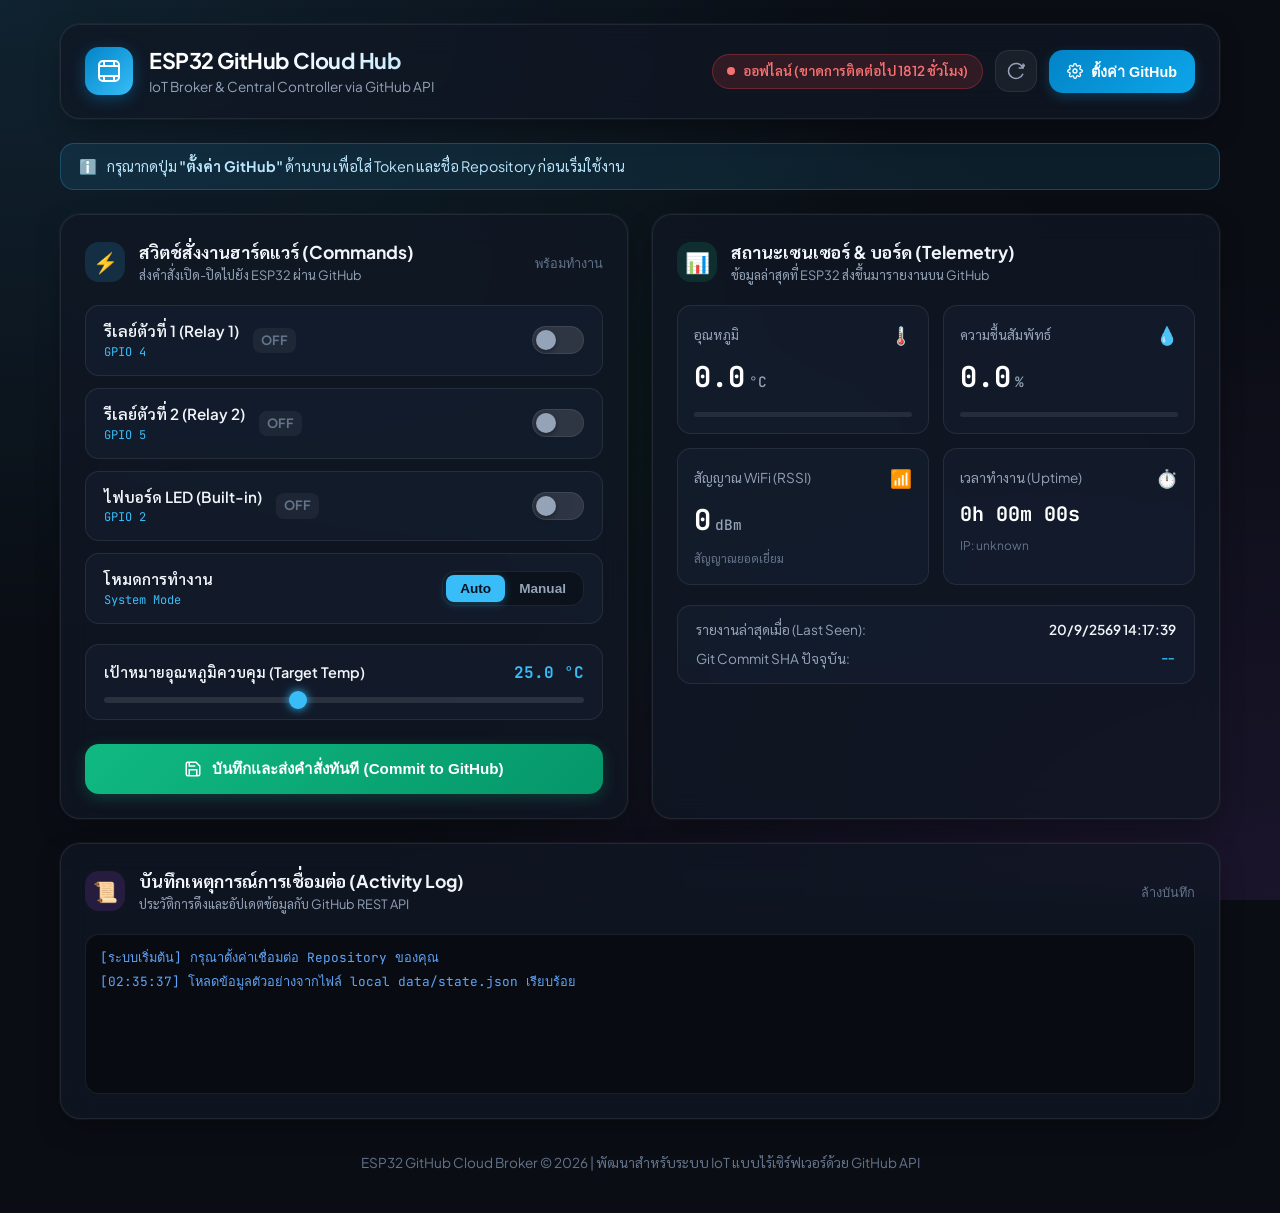
<file: Server ESP32/dashboard/index.html>
<!DOCTYPE html>
<html lang="th">
<head>
  <meta charset="UTF-8">
  <meta name="viewport" content="width=device-width, initial-scale=1.0">
  <title>ESP32 GitHub Cloud Hub - แผงควบคุม IoT</title>
  <link rel="preconnect" href="https://fonts.googleapis.com">
  <link rel="preconnect" href="https://fonts.gstatic.com" crossorigin>
  <link href="https://fonts.googleapis.com/css2?family=Plus+Jakarta+Sans:wght@400;500;600;700&family=Sarabun:wght@300;400;500;600;700&family=JetBrains+Mono:wght@400;500;600&display=swap" rel="stylesheet">
  <link rel="stylesheet" href="style.css">
</head>
<body>
  <div class="app-wrapper">
    <!-- Navbar / Header -->
    <header class="app-header">
      <div class="brand-section">
        <div class="brand-icon">
          <svg width="24" height="24" viewBox="0 0 24 24" fill="none" stroke="currentColor" stroke-width="2">
            <rect x="2" y="2" width="20" height="20" rx="4"></rect>
            <path d="M7 2v4M17 2v4M2 7h20M2 17h20M7 22v-4M17 22v-4"></path>
          </svg>
        </div>
        <div>
          <h1 class="brand-title">ESP32 GitHub Cloud Hub</h1>
          <p class="brand-subtitle">IoT Broker & Central Controller via GitHub API</p>
        </div>
      </div>

      <div class="header-actions">
        <div id="device-status-badge" class="status-badge offline">
          <span class="status-dot"></span>
          <span id="device-status-text">บอร์ดออฟไลน์</span>
        </div>
        <button id="btn-refresh" class="btn-icon" title="รีเฟรชข้อมูลตอนนี้">
          <svg width="18" height="18" viewBox="0 0 24 24" fill="none" stroke="currentColor" stroke-width="2">
            <path d="M21.5 2v6h-6M21.34 15.57a10 10 0 1 1-.57-8.38l5.67-5.67"></path>
          </svg>
        </button>
        <button id="btn-open-settings" class="btn-primary" title="ตั้งค่า GitHub API">
          <svg width="16" height="16" viewBox="0 0 24 24" fill="none" stroke="currentColor" stroke-width="2">
            <circle cx="12" cy="12" r="3"></circle>
            <path d="M19.4 15a1.65 1.65 0 0 0 .33 1.82l.06.06a2 2 0 0 1 0 2.83 2 2 0 0 1-2.83 0l-.06-.06a1.65 1.65 0 0 0-1.82-.33 1.65 1.65 0 0 0-1 1.51V21a2 2 0 0 1-2 2 2 2 0 0 1-2-2v-.09A1.65 1.65 0 0 0 9 19.4a1.65 1.65 0 0 0-1.82.33l-.06.06a2 2 0 0 1-2.83 0 2 2 0 0 1 0-2.83l.06-.06a1.65 1.65 0 0 0 .33-1.82 1.65 1.65 0 0 0-1.51-1H3a2 2 0 0 1-2-2 2 2 0 0 1 2-2h.09A1.65 1.65 0 0 0 4.6 9a1.65 1.65 0 0 0-.33-1.82l-.06-.06a2 2 0 0 1 0-2.83 2 2 0 0 1 2.83 0l.06.06a1.65 1.65 0 0 0 1.82.33H9a1.65 1.65 0 0 0 1-1.51V3a2 2 0 0 1 2-2 2 2 0 0 1 2 2v.09a1.65 1.65 0 0 0 1 1.51 1.65 1.65 0 0 0 1.82-.33l.06-.06a2 2 0 0 1 2.83 0 2 2 0 0 1 0 2.83l-.06.06a1.65 1.65 0 0 0-.33 1.82V9a1.65 1.65 0 0 0 1.51 1H21a2 2 0 0 1 2 2 2 2 0 0 1-2 2h-.09a1.65 1.65 0 0 0-1.51 1z"></path>
          </svg>
          <span>ตั้งค่า GitHub</span>
        </button>
      </div>
    </header>

    <!-- Info Banner -->
    <div id="notice-bar" class="notice-bar">
      <div class="notice-content">
        <span class="notice-icon">ℹ️</span>
        <span id="notice-text">กรุณากดปุ่ม <b>"ตั้งค่า GitHub"</b> ด้านบน เพื่อใส่ Token และชื่อ Repository ก่อนเริ่มใช้งาน</span>
      </div>
    </div>

    <!-- Main Content Grid -->
    <main class="dashboard-grid">
      <!-- Section 1: Hardware Controls -->
      <section class="card control-section">
        <div class="card-header">
          <div class="card-header-left">
            <div class="card-icon blue">⚡</div>
            <div>
              <h2 class="card-title">สวิตช์สั่งงานฮาร์ดแวร์ (Commands)</h2>
              <p class="card-subtitle">ส่งคำสั่งเปิด-ปิดไปยัง ESP32 ผ่าน GitHub</p>
            </div>
          </div>
          <div class="card-header-right">
            <span id="sync-indicator" class="sync-indicator">พร้อมทำงาน</span>
          </div>
        </div>

        <div class="controls-grid">
          <!-- Control Item: Relay 1 -->
          <div class="control-item">
            <div class="control-info">
              <div class="control-label">
                <span class="control-name">รีเลย์ตัวที่ 1 (Relay 1)</span>
                <span class="control-pin">GPIO 4</span>
              </div>
              <span id="relay1-state-label" class="state-text">OFF</span>
            </div>
            <label class="toggle-switch">
              <input type="checkbox" id="cmd-relay1">
              <span class="slider"></span>
            </label>
          </div>

          <!-- Control Item: Relay 2 -->
          <div class="control-item">
            <div class="control-info">
              <div class="control-label">
                <span class="control-name">รีเลย์ตัวที่ 2 (Relay 2)</span>
                <span class="control-pin">GPIO 5</span>
              </div>
              <span id="relay2-state-label" class="state-text">OFF</span>
            </div>
            <label class="toggle-switch">
              <input type="checkbox" id="cmd-relay2">
              <span class="slider"></span>
            </label>
          </div>

          <!-- Control Item: LED -->
          <div class="control-item">
            <div class="control-info">
              <div class="control-label">
                <span class="control-name">ไฟบอร์ด LED (Built-in)</span>
                <span class="control-pin">GPIO 2</span>
              </div>
              <span id="led-state-label" class="state-text">OFF</span>
            </div>
            <label class="toggle-switch">
              <input type="checkbox" id="cmd-led">
              <span class="slider"></span>
            </label>
          </div>

          <!-- Control Item: Mode Selector -->
          <div class="control-item mode-item">
            <div class="control-info">
              <div class="control-label">
                <span class="control-name">โหมดการทำงาน</span>
                <span class="control-pin">System Mode</span>
              </div>
            </div>
            <div class="segmented-control">
              <button class="seg-btn active" data-mode="auto" id="btn-mode-auto">Auto</button>
              <button class="seg-btn" data-mode="manual" id="btn-mode-manual">Manual</button>
            </div>
          </div>
        </div>

        <!-- Target Temp Slider -->
        <div class="slider-control-box">
          <div class="slider-header">
            <span class="slider-title">เป้าหมายอุณหภูมิควบคุม (Target Temp)</span>
            <span class="slider-val" id="target-temp-val">25.0 °C</span>
          </div>
          <input type="range" id="cmd-target-temp" min="15" max="40" step="0.5" value="25.0">
        </div>

        <div class="card-footer-action">
          <button id="btn-commit-commands" class="btn-action">
            <svg width="18" height="18" viewBox="0 0 24 24" fill="none" stroke="currentColor" stroke-width="2">
              <path d="M19 21H5a2 2 0 0 1-2-2V5a2 2 0 0 1 2-2h11l5 5v11a2 2 0 0 1-2 2z"></path>
              <polyline points="17 21 17 13 7 13 7 21"></polyline>
              <polyline points="7 3 7 8 15 8"></polyline>
            </svg>
            <span>บันทึกและส่งคำสั่งทันที (Commit to GitHub)</span>
          </button>
        </div>
      </section>

      <!-- Section 2: Sensor & Telemetry -->
      <section class="card telemetry-section">
        <div class="card-header">
          <div class="card-header-left">
            <div class="card-icon green">📊</div>
            <div>
              <h2 class="card-title">สถานะเซนเซอร์ & บอร์ด (Telemetry)</h2>
              <p class="card-subtitle">ข้อมูลล่าสุดที่ ESP32 ส่งขึ้นมารายงานบน GitHub</p>
            </div>
          </div>
        </div>

        <div class="metrics-grid">
          <!-- Temp Card -->
          <div class="metric-card">
            <div class="metric-top">
              <span class="metric-title">อุณหภูมิ</span>
              <span class="metric-icon">🌡️</span>
            </div>
            <div class="metric-val">
              <span id="tele-temp">--.-</span>
              <span class="metric-unit">°C</span>
            </div>
            <div class="metric-bar-wrapper">
              <div id="temp-bar" class="metric-bar" style="width: 0%;"></div>
            </div>
          </div>

          <!-- Humidity Card -->
          <div class="metric-card">
            <div class="metric-top">
              <span class="metric-title">ความชื้นสัมพัทธ์</span>
              <span class="metric-icon">💧</span>
            </div>
            <div class="metric-val">
              <span id="tele-humidity">--.-</span>
              <span class="metric-unit">%</span>
            </div>
            <div class="metric-bar-wrapper">
              <div id="hum-bar" class="metric-bar humidity" style="width: 0%;"></div>
            </div>
          </div>

          <!-- WiFi RSSI Card -->
          <div class="metric-card">
            <div class="metric-top">
              <span class="metric-title">สัญญาณ WiFi (RSSI)</span>
              <span class="metric-icon">📶</span>
            </div>
            <div class="metric-val">
              <span id="tele-rssi">--</span>
              <span class="metric-unit">dBm</span>
            </div>
            <div class="metric-desc" id="tele-rssi-quality">กำลังรอสัญญาณ...</div>
          </div>

          <!-- Uptime Card -->
          <div class="metric-card">
            <div class="metric-top">
              <span class="metric-title">เวลาทำงาน (Uptime)</span>
              <span class="metric-icon">⏱️</span>
            </div>
            <div class="metric-val small" id="tele-uptime">--</div>
            <div class="metric-desc" id="tele-ip">IP: --</div>
          </div>
        </div>

        <!-- Meta info box -->
        <div class="telemetry-meta">
          <div class="meta-row">
            <span class="meta-key">รายงานล่าสุดเมื่อ (Last Seen):</span>
            <span class="meta-val" id="tele-last-seen">ยังไม่มีข้อมูล</span>
          </div>
          <div class="meta-row">
            <span class="meta-key">Git Commit SHA ปัจจุบัน:</span>
            <span class="meta-val mono" id="tele-sha">--</span>
          </div>
        </div>
      </section>

      <!-- Section 3: Log / Activity Console -->
      <section class="card log-section full-width">
        <div class="card-header">
          <div class="card-header-left">
            <div class="card-icon purple">📜</div>
            <div>
              <h2 class="card-title">บันทึกเหตุการณ์การเชื่อมต่อ (Activity Log)</h2>
              <p class="card-subtitle">ประวัติการดึงและอัปเดตข้อมูลกับ GitHub REST API</p>
            </div>
          </div>
          <div class="card-header-right">
            <button id="btn-clear-log" class="btn-text">ล้างบันทึก</button>
          </div>
        </div>
        <div class="log-console" id="log-console">
          <div class="log-entry system">[ระบบเริ่มต้น] กรุณาตั้งค่าเชื่อมต่อ Repository ของคุณ</div>
        </div>
      </section>
    </main>

    <!-- Footer -->
    <footer class="app-footer">
      <p>ESP32 GitHub Cloud Broker &copy; 2026 | พัฒนาสำหรับระบบ IoT แบบไร้เซิร์ฟเวอร์ด้วย GitHub API</p>
    </footer>
  </div>

  <!-- Settings Modal -->
  <div id="settings-modal" class="modal-backdrop">
    <div class="modal-card">
      <div class="modal-header">
        <div class="modal-title-group">
          <svg width="22" height="22" viewBox="0 0 24 24" fill="none" stroke="currentColor" stroke-width="2">
            <path d="M12 20h9M16.5 3.5a2.121 2.121 0 0 1 3 3L7 19l-4 1 1-4L16.5 3.5z"></path>
          </svg>
          <h3>ตั้งค่าการเชื่อมต่อ GitHub</h3>
        </div>
        <button id="btn-close-modal" class="btn-close">&times;</button>
      </div>

      <div class="modal-body">
        <div class="form-group">
          <label for="cfg-owner">ชื่อผู้ใช้ GitHub (Repository Owner / Username) <span class="req">*</span></label>
          <input type="text" id="cfg-owner" placeholder="เช่น your-username" autocomplete="off">
          <small class="form-help">ชื่อบัญชี GitHub เจ้าของ Repository</small>
        </div>

        <div class="form-group">
          <label for="cfg-repo">ชื่อ Repository <span class="req">*</span></label>
          <input type="text" id="cfg-repo" placeholder="เช่น Server-ESP32" autocomplete="off">
        </div>

        <div class="form-group">
          <label for="cfg-branch">ชื่อ Branch</label>
          <input type="text" id="cfg-branch" placeholder="main" value="main">
        </div>

        <div class="form-group">
          <label for="cfg-path">ตำแหน่งไฟล์ State</label>
          <input type="text" id="cfg-path" placeholder="data/state.json" value="data/state.json">
        </div>

        <div class="form-group">
          <label for="cfg-token">GitHub Personal Access Token (PAT) <span class="req">*</span></label>
          <div class="input-with-action">
            <input type="password" id="cfg-token" placeholder="ghp_... หรือ github_pat_..." autocomplete="off">
            <button type="button" id="btn-toggle-token" class="btn-input-icon" title="แสดง/ซ่อน">👁️</button>
          </div>
          <small class="form-help">
            ใช้ Token ที่มีสิทธิ์อ่าน/เขียน (เช่น Scope <code>repo</code> หรือ Fine-grained token สิทธิ์ <code>Contents: Read and write</code>)
            <br><b>ความปลอดภัย:</b> Token จะถูกจัดเก็บเฉพาะใน <code>localStorage</code> บนบราวเซอร์ของคุณเท่านั้น
          </small>
        </div>

        <div class="form-group">
          <label for="cfg-interval">ความถี่ในการดึงข้อมูลอัตโนมัติ (Polling Interval)</label>
          <select id="cfg-interval">
            <option value="5000">ทุกๆ 5 วินาที</option>
            <option value="10000" selected>ทุกๆ 10 วินาที (แนะนำ)</option>
            <option value="20000">ทุกๆ 20 วินาที</option>
            <option value="60000">ทุกๆ 1 นาที</option>
            <option value="0">ปิดการดึงอัตโนมัติ (ดึงเฉพาะกดปุ่ม)</option>
          </select>
        </div>
      </div>

      <div class="modal-footer">
        <button id="btn-test-connection" class="btn-secondary">
          <span>ทดสอบการเชื่อมต่อ</span>
        </button>
        <button id="btn-save-settings" class="btn-primary">
          <span>บันทึกการตั้งค่า</span>
        </button>
      </div>
    </div>
  </div>

  <script src="app.js"></script>
</body>
</html>
</file>
<file: style.css>
/* ==========================================================================
   ESP32 GitHub Cloud Hub - Styling System
   Design: Modern Dark Glassmorphism + IoT Cyberpunk Precision UI
   Optimized for: Desktop, Tablet, and Mobile Devices
   ========================================================================== */

:root {
  /* Dark Glassmorphism Color Palette */
  --bg-base: #07090e;
  --bg-surface: #0e131f;
  --bg-surface-glass: rgba(15, 22, 36, 0.72);
  --bg-surface-elevated: rgba(22, 32, 53, 0.85);
  --bg-card: rgba(20, 29, 48, 0.55);
  --bg-card-hover: rgba(26, 38, 64, 0.75);
  --bg-tile-active: rgba(16, 185, 129, 0.12);
  --bg-input: #0b0f19;

  /* Borders & Accents */
  --border-subtle: rgba(255, 255, 255, 0.08);
  --border-medium: rgba(255, 255, 255, 0.14);
  --border-glow-cyan: rgba(56, 189, 248, 0.4);
  --border-glow-emerald: rgba(16, 185, 129, 0.5);

  /* Typography Colors */
  --text-primary: #f8fafc;
  --text-secondary: #94a3b8;
  --text-muted: #64748b;

  /* Brand Accents */
  --primary: #38bdf8;
  --primary-hover: #0ea5e9;
  --primary-glow: rgba(56, 189, 248, 0.35);

  --accent-blue: #3b82f6;
  --accent-cyan: #06b6d4;
  --accent-emerald: #10b981;
  --accent-emerald-glow: rgba(16, 185, 129, 0.35);
  --accent-amber: #f59e0b;
  --accent-purple: #a855f7;
  --accent-red: #ef4444;

  /* Radii */
  --radius-xs: 6px;
  --radius-sm: 10px;
  --radius-md: 16px;
  --radius-lg: 24px;
  --radius-full: 9999px;

  /* Shadows */
  --shadow-card: 0 12px 36px -8px rgba(0, 0, 0, 0.6), 0 0 1px 1px rgba(255, 255, 255, 0.06);
  --shadow-glow-cyan: 0 0 30px -4px rgba(56, 189, 248, 0.35);
  --shadow-glow-emerald: 0 0 30px -4px rgba(16, 185, 129, 0.35);

  /* Transitions */
  --transition-fast: 0.18s cubic-bezier(0.4, 0, 0.2, 1);
  --transition-smooth: 0.28s cubic-bezier(0.4, 0, 0.2, 1);
}

/* Reset & Defaults */
*, *::before, *::after {
  box-sizing: border-box;
  margin: 0;
  padding: 0;
  -webkit-tap-highlight-color: transparent;
}

html {
  scroll-behavior: smooth;
  text-size-adjust: 100%;
  -webkit-text-size-adjust: 100%;
}

body {
  font-family: 'Plus Jakarta Sans', 'Sarabun', -apple-system, BlinkMacSystemFont, sans-serif;
  background-color: var(--bg-base);
  color: var(--text-primary);
  min-height: 100vh;
  line-height: 1.5;
  position: relative;
  overflow-x: hidden;
  -webkit-font-smoothing: antialiased;
}

/* ==========================================================================
   Ambient Glowing Background Elements
   ========================================================================== */
.bg-glow {
  position: fixed;
  border-radius: 50%;
  filter: blur(120px);
  pointer-events: none;
  z-index: 0;
  opacity: 0.55;
  will-change: transform;
}

.glow-1 {
  width: 500px;
  height: 500px;
  background: radial-gradient(circle, rgba(56, 189, 248, 0.22) 0%, rgba(56, 189, 248, 0) 70%);
  top: -100px;
  left: -100px;
  animation: float-glow 20s infinite ease-in-out alternate;
}

.glow-2 {
  width: 600px;
  height: 600px;
  background: radial-gradient(circle, rgba(168, 85, 247, 0.16) 0%, rgba(168, 85, 247, 0) 70%);
  bottom: -150px;
  right: -150px;
  animation: float-glow 25s infinite ease-in-out alternate-reverse;
}

.glow-3 {
  width: 450px;
  height: 450px;
  background: radial-gradient(circle, rgba(16, 185, 129, 0.14) 0%, rgba(16, 185, 129, 0) 70%);
  top: 40%;
  left: 30%;
  animation: float-glow 22s infinite ease-in-out alternate;
}

@keyframes float-glow {
  0% { transform: translate(0, 0) scale(1); }
  50% { transform: translate(40px, 30px) scale(1.08); }
  100% { transform: translate(-30px, -20px) scale(0.95); }
}

/* ==========================================================================
   Layout Wrapper
   ========================================================================== */
.app-wrapper {
  position: relative;
  z-index: 1;
  max-width: 1240px;
  margin: 0 auto;
  padding: clamp(14px, 3vw, 28px) clamp(12px, 3vw, 24px) 50px;
  display: flex;
  flex-direction: column;
  gap: clamp(14px, 2.5vw, 24px);
}

/* ==========================================================================
   App Header & Brand
   ========================================================================== */
.app-header {
  display: flex;
  justify-content: space-between;
  align-items: center;
  flex-wrap: wrap;
  gap: 14px;
  padding: clamp(14px, 2.5vw, 20px) clamp(16px, 3vw, 26px);
  background: var(--bg-surface-glass);
  backdrop-filter: blur(20px);
  -webkit-backdrop-filter: blur(20px);
  border: 1px solid var(--border-subtle);
  border-radius: var(--radius-lg);
  box-shadow: var(--shadow-card);
  transition: var(--transition-smooth);
}

.brand-section {
  display: flex;
  align-items: center;
  gap: 14px;
}

.brand-icon {
  width: 50px;
  height: 50px;
  border-radius: 14px;
  background: radial-gradient(circle at 35% 35%, rgba(56, 189, 248, 0.28), rgba(15, 23, 42, 0.9));
  border: 1.5px solid rgba(56, 189, 248, 0.5);
  display: flex;
  align-items: center;
  justify-content: center;
  box-shadow: 0 0 24px rgba(56, 189, 248, 0.35), inset 0 0 16px rgba(56, 189, 248, 0.2);
  flex-shrink: 0;
  position: relative;
  overflow: hidden;
  transition: all 0.3s cubic-bezier(0.4, 0, 0.2, 1);
}

.brand-icon::after {
  content: '';
  position: absolute;
  top: 0;
  left: -100%;
  width: 100%;
  height: 100%;
  background: linear-gradient(90deg, transparent, rgba(255, 255, 255, 0.2), transparent);
  transition: 0.5s;
}

.brand-icon:hover {
  transform: translateY(-2px) scale(1.05);
  border-color: #38bdf8;
  box-shadow: 0 0 35px rgba(56, 189, 248, 0.65), inset 0 0 20px rgba(56, 189, 248, 0.35);
}

.brand-icon:hover::after {
  left: 100%;
}

.brand-icon svg {
  transition: transform 0.3s ease;
}

.brand-icon:hover svg {
  transform: scale(1.06);
  filter: drop-shadow(0 0 10px #38bdf8);
}

@keyframes corePulse {
  0%, 100% {
    filter: drop-shadow(0 0 3px #38bdf8);
    opacity: 0.9;
  }
  50% {
    filter: drop-shadow(0 0 8px #00f0ff);
    opacity: 1;
  }
}

.pulsing-core {
  animation: corePulse 3s ease-in-out infinite;
}

.brand-text {
  display: flex;
  flex-direction: column;
  gap: 2px;
}

.brand-title-row {
  display: flex;
  align-items: center;
  gap: 10px;
  flex-wrap: wrap;
}

.brand-title {
  font-family: 'Outfit', sans-serif;
  font-size: clamp(1.2rem, 3.2vw, 1.45rem);
  font-weight: 700;
  letter-spacing: -0.02em;
  background: linear-gradient(120deg, #ffffff 40%, #bae6fd 100%);
  -webkit-background-clip: text;
  background-clip: text;
  -webkit-text-fill-color: transparent;
  line-height: 1.2;
}

.brand-version-badge {
  font-family: 'JetBrains Mono', monospace;
  font-size: 0.68rem;
  font-weight: 700;
  padding: 3px 8px;
  border-radius: var(--radius-full);
  background: rgba(56, 189, 248, 0.15);
  color: #38bdf8;
  border: 1px solid rgba(56, 189, 248, 0.35);
  letter-spacing: 0.05em;
  text-transform: uppercase;
}

.brand-subtitle {
  font-size: clamp(0.75rem, 2vw, 0.83rem);
  color: var(--text-secondary);
  font-weight: 400;
}

.header-actions {
  display: flex;
  align-items: center;
  gap: 10px;
}

/* ==========================================================================
   Status Badge
   ========================================================================== */
.status-badge {
  display: inline-flex;
  align-items: center;
  gap: 8px;
  padding: 8px 16px;
  border-radius: var(--radius-full);
  font-size: 0.83rem;
  font-weight: 600;
  border: 1px solid transparent;
  transition: var(--transition-fast);
  white-space: nowrap;
}

.status-badge.online {
  background: rgba(16, 185, 129, 0.15);
  color: #34d399;
  border-color: rgba(16, 185, 129, 0.35);
  box-shadow: 0 0 16px rgba(16, 185, 129, 0.2);
}

.status-badge.offline {
  background: rgba(239, 68, 68, 0.14);
  color: #f87171;
  border-color: rgba(239, 68, 68, 0.3);
}

.status-badge.connecting,
.status-badge.waiting {
  background: rgba(245, 158, 11, 0.14);
  color: #fbbf24;
  border-color: rgba(245, 158, 11, 0.3);
}

.status-badge.standby {
  background: rgba(168, 85, 247, 0.15);
  color: #c084fc;
  border-color: rgba(168, 85, 247, 0.35);
}

.status-dot {
  width: 8px;
  height: 8px;
  border-radius: 50%;
  background: currentColor;
  flex-shrink: 0;
}

.status-badge.online .status-dot {
  animation: pulse-glow-emerald 2s infinite;
}

@keyframes pulse-glow-emerald {
  0% {
    transform: scale(0.95);
    box-shadow: 0 0 0 0 rgba(16, 185, 129, 0.7);
  }
  70% {
    transform: scale(1.15);
    box-shadow: 0 0 0 8px rgba(16, 185, 129, 0);
  }
  100% {
    transform: scale(0.95);
    box-shadow: 0 0 0 0 rgba(16, 185, 129, 0);
  }
}

/* ==========================================================================
   Buttons
   ========================================================================== */
.btn-primary {
  display: inline-flex;
  align-items: center;
  gap: 8px;
  padding: 10px 18px;
  border-radius: var(--radius-md);
  background: linear-gradient(135deg, #0284c7, #0ea5e9);
  color: #fff;
  border: none;
  font-family: inherit;
  font-weight: 600;
  font-size: 0.88rem;
  cursor: pointer;
  transition: var(--transition-fast);
  box-shadow: 0 4px 14px rgba(14, 165, 233, 0.3);
}

.btn-primary:hover {
  background: linear-gradient(135deg, #0369a1, #0284c7);
  box-shadow: 0 6px 20px rgba(14, 165, 233, 0.45);
  transform: translateY(-1px);
}

.btn-primary:active {
  transform: translateY(0);
}

.btn-secondary {
  display: inline-flex;
  align-items: center;
  gap: 8px;
  padding: 10px 18px;
  border-radius: var(--radius-md);
  background: rgba(255, 255, 255, 0.06);
  color: var(--text-primary);
  border: 1px solid var(--border-subtle);
  font-family: inherit;
  font-weight: 600;
  font-size: 0.88rem;
  cursor: pointer;
  transition: var(--transition-fast);
}

.btn-secondary:hover {
  background: rgba(255, 255, 255, 0.12);
  border-color: rgba(255, 255, 255, 0.2);
}

.btn-icon {
  width: 42px;
  height: 42px;
  border-radius: var(--radius-md);
  background: rgba(255, 255, 255, 0.05);
  border: 1px solid var(--border-subtle);
  color: var(--text-secondary);
  display: flex;
  align-items: center;
  justify-content: center;
  cursor: pointer;
  transition: var(--transition-fast);
  flex-shrink: 0;
}

.btn-icon:hover {
  color: #fff;
  background: rgba(255, 255, 255, 0.12);
  border-color: rgba(255, 255, 255, 0.25);
  transform: translateY(-1px);
}

.btn-icon.spinning svg {
  animation: spin 1s linear infinite;
}

@keyframes spin {
  from { transform: rotate(0deg); }
  to { transform: rotate(360deg); }
}

/* ==========================================================================
   Notice Bar (Alerts & Tips)
   ========================================================================== */
.notice-bar {
  background: rgba(56, 189, 248, 0.1);
  border: 1px solid rgba(56, 189, 248, 0.25);
  border-radius: var(--radius-md);
  padding: 12px 18px;
  color: #bae6fd;
  font-size: 0.88rem;
  display: flex;
  align-items: center;
  justify-content: space-between;
  backdrop-filter: blur(10px);
}

.notice-content {
  display: flex;
  align-items: center;
  gap: 10px;
}

.notice-icon {
  font-size: 1.1rem;
}

/* ==========================================================================
   Quick Telemetry Glance Bar (Responsive & Modern)
   ========================================================================== */
.glance-bar {
  display: grid;
  grid-template-columns: repeat(4, 1fr);
  gap: clamp(10px, 2vw, 16px);
}

.glance-item {
  background: var(--bg-surface-glass);
  backdrop-filter: blur(16px);
  -webkit-backdrop-filter: blur(16px);
  border: 1px solid var(--border-subtle);
  border-radius: var(--radius-md);
  padding: 14px 16px;
  display: flex;
  align-items: center;
  gap: 12px;
  transition: var(--transition-smooth);
  box-shadow: 0 6px 20px -6px rgba(0, 0, 0, 0.4);
}

.glance-item:hover {
  border-color: rgba(56, 189, 248, 0.3);
  transform: translateY(-2px);
  background: var(--bg-surface-elevated);
}

.glance-icon {
  font-size: 1.4rem;
  width: 40px;
  height: 40px;
  display: flex;
  align-items: center;
  justify-content: center;
  background: rgba(255, 255, 255, 0.05);
  border-radius: var(--radius-sm);
  flex-shrink: 0;
}

.glance-text {
  display: flex;
  flex-direction: column;
  min-width: 0;
}

.glance-label {
  font-size: 0.74rem;
  color: var(--text-secondary);
  font-weight: 500;
  text-transform: uppercase;
  letter-spacing: 0.04em;
}

.glance-val {
  font-size: 0.95rem;
  font-weight: 700;
  color: #fff;
  font-family: 'JetBrains Mono', 'Plus Jakarta Sans', sans-serif;
  white-space: nowrap;
  overflow: hidden;
  text-overflow: ellipsis;
}

.glance-sync-status .glance-val {
  font-size: 0.85rem;
  color: #38bdf8;
}

/* ==========================================================================
   Dashboard Grid (Main Sections)
   ========================================================================== */
.dashboard-grid {
  display: grid;
  grid-template-columns: repeat(2, minmax(0, 1fr));
  gap: clamp(14px, 2.5vw, 24px);
}

/* Card Base */
.card {
  background: var(--bg-surface-glass);
  backdrop-filter: blur(20px);
  -webkit-backdrop-filter: blur(20px);
  border: 1px solid var(--border-subtle);
  border-radius: var(--radius-lg);
  padding: clamp(18px, 3vw, 26px);
  box-shadow: var(--shadow-card);
  display: flex;
  flex-direction: column;
  gap: 20px;
  transition: var(--transition-smooth);
}

.card:hover {
  border-color: rgba(255, 255, 255, 0.14);
}

.card.full-width {
  grid-column: 1 / -1;
}

.card-header {
  display: flex;
  justify-content: space-between;
  align-items: center;
  flex-wrap: wrap;
  gap: 12px;
}

.card-header-left {
  display: flex;
  align-items: center;
  gap: 12px;
}

.card-icon {
  width: 42px;
  height: 42px;
  border-radius: var(--radius-md);
  display: flex;
  align-items: center;
  justify-content: center;
  font-size: 1.3rem;
  flex-shrink: 0;
}

.card-icon.cyan {
  background: rgba(56, 189, 248, 0.15);
  box-shadow: 0 0 15px rgba(56, 189, 248, 0.2);
}

.card-icon.green {
  background: rgba(16, 185, 129, 0.15);
  box-shadow: 0 0 15px rgba(16, 185, 129, 0.2);
}

.card-icon.purple {
  background: rgba(168, 85, 247, 0.15);
  box-shadow: 0 0 15px rgba(168, 85, 247, 0.2);
}

.card-title {
  font-family: 'Outfit', sans-serif;
  font-size: 1.18rem;
  font-weight: 700;
  color: var(--text-primary);
  line-height: 1.2;
}

.card-subtitle {
  font-size: 0.8rem;
  color: var(--text-secondary);
  margin-top: 2px;
}

/* ==========================================================================
   Quick Actions Toolbar (Relays)
   ========================================================================== */
.quick-relay-bar {
  background: rgba(14, 165, 233, 0.07);
  border: 1px solid rgba(14, 165, 233, 0.2);
  border-radius: var(--radius-md);
  padding: 12px 14px;
  display: flex;
  flex-direction: column;
  gap: 10px;
}

.quick-relay-title {
  font-size: 0.82rem;
  font-weight: 700;
  color: #38bdf8;
  display: flex;
  align-items: center;
  gap: 6px;
  letter-spacing: 0.02em;
}

.quick-buttons-row {
  display: grid;
  grid-template-columns: repeat(3, 1fr);
  gap: 8px;
}

.btn-quick {
  padding: 10px 12px;
  border-radius: var(--radius-sm);
  border: 1px solid var(--border-subtle);
  background: rgba(255, 255, 255, 0.06);
  color: var(--text-primary);
  font-family: inherit;
  font-size: 0.84rem;
  font-weight: 600;
  cursor: pointer;
  display: inline-flex;
  align-items: center;
  justify-content: center;
  gap: 6px;
  transition: var(--transition-fast);
  white-space: nowrap;
}

.btn-quick:hover {
  transform: translateY(-1px);
}

.btn-quick:active {
  transform: translateY(0);
}

.btn-quick.on {
  background: rgba(16, 185, 129, 0.15);
  border-color: rgba(16, 185, 129, 0.35);
  color: #6ee7b7;
}

.btn-quick.on:hover {
  background: rgba(16, 185, 129, 0.28);
  box-shadow: 0 4px 14px rgba(16, 185, 129, 0.25);
}

.btn-quick.off {
  background: rgba(239, 68, 68, 0.14);
  border-color: rgba(239, 68, 68, 0.3);
  color: #fca5a5;
}

.btn-quick.off:hover {
  background: rgba(239, 68, 68, 0.25);
  box-shadow: 0 4px 14px rgba(239, 68, 68, 0.25);
}

.btn-quick.test {
  background: linear-gradient(135deg, rgba(168, 85, 247, 0.25), rgba(147, 51, 234, 0.35));
  border-color: rgba(168, 85, 247, 0.45);
  color: #e9d5ff;
}

.btn-quick.test:hover {
  background: linear-gradient(135deg, rgba(168, 85, 247, 0.4), rgba(147, 51, 234, 0.5));
  box-shadow: 0 4px 15px rgba(147, 51, 234, 0.35);
}

/* ==========================================================================
   Relay Grid - 4-Channel Cards
   ========================================================================== */
.relays-grid {
  display: grid;
  grid-template-columns: repeat(2, 1fr);
  gap: clamp(10px, 2vw, 14px);
}

.relay-tile {
  position: relative;
  background: var(--bg-card);
  border: 1px solid var(--border-subtle);
  border-radius: var(--radius-md);
  padding: 16px;
  display: flex;
  flex-direction: column;
  gap: 14px;
  overflow: hidden;
  transition: var(--transition-smooth);
}

.relay-tile:hover {
  background: var(--bg-card-hover);
  border-color: rgba(255, 255, 255, 0.16);
  transform: translateY(-2px);
}

/* Glowing accent when relay is active */
.relay-tile.is-on {
  background: linear-gradient(145deg, rgba(16, 185, 129, 0.12), rgba(20, 29, 48, 0.65));
  border-color: var(--border-glow-emerald);
  box-shadow: 0 0 24px -4px rgba(16, 185, 129, 0.25), inset 0 0 18px rgba(16, 185, 129, 0.08);
}

.tile-glow {
  position: absolute;
  top: 0;
  left: 0;
  right: 0;
  height: 3px;
  background: transparent;
  transition: var(--transition-fast);
}

.relay-tile.is-on .tile-glow {
  background: linear-gradient(90deg, #10b981, #34d399, #06b6d4);
  box-shadow: 0 0 10px #10b981;
}

.tile-header {
  display: flex;
  align-items: center;
  justify-content: space-between;
  gap: 8px;
}

.channel-pill {
  font-family: 'Outfit', sans-serif;
  font-size: 0.85rem;
  font-weight: 800;
  padding: 4px 10px;
  border-radius: var(--radius-xs);
  background: rgba(255, 255, 255, 0.08);
  color: var(--text-primary);
  border: 1px solid var(--border-subtle);
  letter-spacing: 0.02em;
}

.relay-tile.is-on .channel-pill {
  background: rgba(16, 185, 129, 0.2);
  color: #34d399;
  border-color: rgba(16, 185, 129, 0.45);
}

.pin-badge {
  font-family: 'JetBrains Mono', monospace;
  font-size: 0.72rem;
  font-weight: 600;
  color: var(--primary);
  background: rgba(56, 189, 248, 0.1);
  padding: 3px 7px;
  border-radius: var(--radius-xs);
  border: 1px solid rgba(56, 189, 248, 0.2);
}

.power-indicator {
  width: 10px;
  height: 10px;
  border-radius: 50%;
  background: #475569;
  transition: var(--transition-fast);
  flex-shrink: 0;
}

.relay-tile.is-on .power-indicator {
  background: #10b981;
  box-shadow: 0 0 10px 2px #10b981;
  animation: power-pulse 1.8s infinite;
}

@keyframes power-pulse {
  0% { transform: scale(0.95); opacity: 0.85; }
  50% { transform: scale(1.2); opacity: 1; box-shadow: 0 0 14px 4px #10b981; }
  100% { transform: scale(0.95); opacity: 0.85; }
}

.tile-content {
  display: flex;
  align-items: center;
  justify-content: space-between;
  gap: 10px;
}

.relay-info-box {
  display: flex;
  flex-direction: column;
}

.relay-name {
  font-size: 0.96rem;
  font-weight: 700;
  color: var(--text-primary);
}

.relay-alias {
  font-size: 0.75rem;
  color: var(--text-secondary);
}

.tile-switch-wrap {
  display: flex;
  align-items: center;
  gap: 10px;
}

/* State Text */
.state-text {
  font-family: 'JetBrains Mono', monospace;
  font-size: 0.78rem;
  font-weight: 700;
  padding: 3px 8px;
  border-radius: var(--radius-xs);
  background: rgba(255, 255, 255, 0.05);
  color: var(--text-muted);
  letter-spacing: 0.03em;
  transition: var(--transition-fast);
}

.state-text.active {
  background: rgba(16, 185, 129, 0.2);
  color: #34d399;
  box-shadow: 0 0 10px rgba(16, 185, 129, 0.2);
}

.state-text.standby {
  background: rgba(245, 158, 11, 0.2);
  color: #fbbf24;
}

/* ==========================================================================
   Toggle Switches
   ========================================================================== */
.toggle-switch {
  position: relative;
  display: inline-block;
  width: 52px;
  height: 28px;
  flex-shrink: 0;
  cursor: pointer;
}

.toggle-switch input {
  opacity: 0;
  width: 0;
  height: 0;
  position: absolute;
}

.slider {
  position: absolute;
  cursor: pointer;
  inset: 0;
  background-color: rgba(255, 255, 255, 0.12);
  transition: var(--transition-smooth);
  border-radius: 28px;
  border: 1px solid rgba(255, 255, 255, 0.1);
}

.slider::before {
  position: absolute;
  content: "";
  height: 20px;
  width: 20px;
  left: 3px;
  bottom: 3px;
  background-color: #94a3b8;
  transition: var(--transition-smooth);
  border-radius: 50%;
  box-shadow: 0 2px 5px rgba(0, 0, 0, 0.4);
}

input:checked + .slider {
  background: linear-gradient(135deg, #10b981, #059669);
  border-color: #10b981;
  box-shadow: 0 0 15px rgba(16, 185, 129, 0.4);
}

input:checked + .slider::before {
  transform: translateX(24px);
  background-color: #ffffff;
  box-shadow: 0 0 8px rgba(255, 255, 255, 0.8);
}

/* ==========================================================================
   Secondary Controls List (LED, Mode, Standby)
   ========================================================================== */
.secondary-controls-list {
  display: flex;
  flex-direction: column;
  gap: 10px;
}

.control-item {
  display: flex;
  justify-content: space-between;
  align-items: center;
  padding: 12px 16px;
  background: var(--bg-card);
  border: 1px solid var(--border-subtle);
  border-radius: var(--radius-md);
  transition: var(--transition-fast);
  gap: 12px;
}

.control-item:hover {
  background: var(--bg-card-hover);
  border-color: rgba(255, 255, 255, 0.12);
}

.control-info {
  display: flex;
  align-items: center;
  gap: 12px;
  min-width: 0;
}

.control-icon-pill {
  width: 36px;
  height: 36px;
  border-radius: var(--radius-sm);
  display: flex;
  align-items: center;
  justify-content: center;
  font-size: 1.15rem;
  flex-shrink: 0;
}

.control-icon-pill.amber {
  background: rgba(245, 158, 11, 0.15);
}

.control-icon-pill.blue {
  background: rgba(56, 189, 248, 0.15);
}

.control-icon-pill.purple {
  background: rgba(168, 85, 247, 0.15);
}

.control-label {
  display: flex;
  flex-direction: column;
  min-width: 0;
}

.control-name {
  font-size: 0.9rem;
  font-weight: 600;
  color: var(--text-primary);
  white-space: nowrap;
  overflow: hidden;
  text-overflow: ellipsis;
}

.control-pin {
  font-size: 0.73rem;
  font-family: 'JetBrains Mono', monospace;
  color: var(--text-secondary);
}

.control-action-side {
  display: flex;
  align-items: center;
  gap: 10px;
  flex-shrink: 0;
}

/* Built-in LED Active Glow */
#led-card input:checked + .slider {
  background: linear-gradient(135deg, #f59e0b, #d97706);
  border-color: #f59e0b;
  box-shadow: 0 0 15px rgba(245, 158, 11, 0.4);
}

/* Server Standby Styling */
.server-standby-item {
  border-left: 3px solid #f59e0b;
  background: rgba(245, 158, 11, 0.04);
}

.server-standby-item:hover {
  background: rgba(245, 158, 11, 0.08);
}

.server-standby-item input:checked + .slider {
  background: linear-gradient(135deg, #f59e0b, #d97706);
  border-color: #f59e0b;
  box-shadow: 0 0 15px rgba(245, 158, 11, 0.4);
}

/* Segmented Control (Mode) */
.segmented-control {
  display: flex;
  background: rgba(0, 0, 0, 0.35);
  border: 1px solid var(--border-subtle);
  border-radius: var(--radius-sm);
  padding: 3px;
  flex-shrink: 0;
}

.seg-btn {
  padding: 6px 14px;
  border: none;
  background: transparent;
  color: var(--text-secondary);
  font-family: inherit;
  font-size: 0.82rem;
  font-weight: 600;
  border-radius: var(--radius-xs);
  cursor: pointer;
  transition: var(--transition-fast);
}

.seg-btn.active {
  background: var(--primary);
  color: #04101e;
  box-shadow: 0 2px 8px rgba(56, 189, 248, 0.35);
}

/* ==========================================================================
   Target Temp Slider Box
   ========================================================================== */
.slider-control-box {
  background: var(--bg-card);
  border: 1px solid var(--border-subtle);
  border-radius: var(--radius-md);
  padding: 14px 16px;
  display: flex;
  flex-direction: column;
  gap: 10px;
}

.slider-header {
  display: flex;
  justify-content: space-between;
  align-items: center;
}

.slider-title {
  font-size: 0.86rem;
  font-weight: 600;
  color: var(--text-primary);
}

.slider-val {
  font-family: 'JetBrains Mono', monospace;
  font-size: 0.95rem;
  font-weight: 700;
  color: var(--primary);
}

input[type="range"] {
  -webkit-appearance: none;
  appearance: none;
  width: 100%;
  height: 6px;
  border-radius: 6px;
  background: rgba(255, 255, 255, 0.1);
  outline: none;
  cursor: pointer;
}

input[type="range"]::-webkit-slider-thumb {
  -webkit-appearance: none;
  appearance: none;
  width: 18px;
  height: 18px;
  border-radius: 50%;
  background: var(--primary);
  box-shadow: 0 0 10px var(--primary);
  transition: transform 0.1s;
}

input[type="range"]::-webkit-slider-thumb:hover {
  transform: scale(1.2);
}

/* ==========================================================================
   Silent Mode Toggle Row
   ========================================================================== */
.card-footer-action {
  margin-top: 4px;
}

.notification-mode-row {
  display: flex;
  flex-direction: column;
  gap: 6px;
  padding: 12px 14px;
  background: rgba(255, 255, 255, 0.03);
  border: 1px solid var(--border-subtle);
  border-radius: var(--radius-sm);
}

.notification-toggle {
  display: inline-flex;
  align-items: center;
  gap: 10px;
  cursor: pointer;
  font-size: 0.86rem;
  color: var(--text-primary);
  font-weight: 600;
  user-select: none;
}

.notification-toggle input {
  position: absolute;
  opacity: 0;
  width: 0;
  height: 0;
}

.noti-switch-slider {
  position: relative;
  display: inline-block;
  width: 36px;
  height: 20px;
  background-color: rgba(255, 255, 255, 0.2);
  border-radius: 20px;
  transition: var(--transition-fast);
  flex-shrink: 0;
}

.noti-switch-slider::before {
  position: absolute;
  content: "";
  height: 14px;
  width: 14px;
  left: 3px;
  bottom: 3px;
  background-color: white;
  border-radius: 50%;
  transition: var(--transition-fast);
}

.notification-toggle input:checked + .noti-switch-slider {
  background: linear-gradient(135deg, #10b981, #059669);
}

.notification-toggle input:checked + .noti-switch-slider::before {
  transform: translateX(16px);
}

.noti-hint {
  font-size: 0.74rem;
  color: var(--text-muted);
  padding-left: 46px;
  line-height: 1.3;
}

/* ==========================================================================
   ESP32 Real-Time Online Verification Banner
   ========================================================================== */
.esp-status-banner {
  display: flex;
  align-items: center;
  gap: 14px;
  padding: 14px 16px;
  border-radius: var(--radius-md);
  border: 1px solid transparent;
  transition: var(--transition-smooth);
}

.esp-status-banner.online {
  background: rgba(16, 185, 129, 0.12);
  border-color: rgba(16, 185, 129, 0.35);
  box-shadow: 0 0 20px rgba(16, 185, 129, 0.15);
}

.esp-status-banner.offline {
  background: rgba(239, 68, 68, 0.12);
  border-color: rgba(239, 68, 68, 0.3);
}

.esp-status-banner.waiting {
  background: rgba(245, 158, 11, 0.12);
  border-color: rgba(245, 158, 11, 0.3);
}

.esp-status-icon {
  font-size: 1.6rem;
  line-height: 1;
  flex-shrink: 0;
}

.esp-status-info {
  flex: 1;
  min-width: 0;
}

.esp-status-title {
  font-size: 0.92rem;
  font-weight: 700;
  color: var(--text-primary);
  margin-bottom: 2px;
}

.esp-status-sub {
  font-size: 0.78rem;
  color: var(--text-secondary);
  line-height: 1.35;
}

.btn-verify-esp {
  display: inline-flex;
  align-items: center;
  gap: 6px;
  padding: 8px 14px;
  background: var(--bg-surface-elevated);
  border: 1px solid var(--border-subtle);
  border-radius: var(--radius-sm);
  color: var(--text-primary);
  font-family: inherit;
  font-size: 0.8rem;
  font-weight: 600;
  cursor: pointer;
  white-space: nowrap;
  transition: var(--transition-fast);
  flex-shrink: 0;
}

.btn-verify-esp:hover {
  background: var(--primary);
  color: #04101e;
  border-color: var(--primary);
}

.btn-verify-esp svg.spinning {
  animation: spin 1s linear infinite;
}

/* ==========================================================================
   Telemetry Section - Metrics Grid
   ========================================================================== */
.metrics-grid {
  display: grid;
  grid-template-columns: repeat(2, 1fr);
  gap: clamp(10px, 2vw, 14px);
}

.metric-card {
  background: var(--bg-card);
  border: 1px solid var(--border-subtle);
  border-radius: var(--radius-md);
  padding: 16px;
  display: flex;
  flex-direction: column;
  gap: 8px;
  transition: var(--transition-fast);
}

.metric-card:hover {
  background: var(--bg-card-hover);
  border-color: rgba(255, 255, 255, 0.14);
}

.metric-top {
  display: flex;
  justify-content: space-between;
  align-items: center;
}

.metric-title {
  font-size: 0.8rem;
  color: var(--text-secondary);
  font-weight: 500;
}

.metric-icon {
  font-size: 1.15rem;
}

.metric-val {
  font-family: 'JetBrains Mono', monospace;
  font-size: clamp(1.4rem, 3vw, 1.8rem);
  font-weight: 700;
  color: #fff;
  display: flex;
  align-items: baseline;
  gap: 4px;
  line-height: 1.1;
}

.metric-unit {
  font-size: 0.85rem;
  font-weight: 500;
  color: var(--text-secondary);
}

.metric-desc {
  font-size: 0.74rem;
  color: var(--text-muted);
}

.ip-address-box code {
  font-family: 'JetBrains Mono', monospace;
  color: var(--primary);
  background: rgba(56, 189, 248, 0.1);
  padding: 2px 6px;
  border-radius: 4px;
}

.metric-bar-wrapper {
  width: 100%;
  height: 5px;
  background: rgba(255, 255, 255, 0.08);
  border-radius: 4px;
  overflow: hidden;
  margin-top: 4px;
}

.metric-bar {
  height: 100%;
  background: linear-gradient(90deg, #f59e0b, #ef4444);
  border-radius: 4px;
  transition: width 0.5s ease;
}

.metric-bar.humidity {
  background: linear-gradient(90deg, #38bdf8, #3b82f6);
}

/* ==========================================================================
   Dual Device Status Matrix (Telemetry Section)
   ========================================================================== */
.devices-status-grid {
  display: grid;
  grid-template-columns: repeat(2, 1fr);
  gap: clamp(10px, 2vw, 14px);
  margin-top: 4px;
}

.device-card {
  background: var(--bg-card);
  border: 1px solid var(--border-subtle);
  border-radius: var(--radius-md);
  padding: 14px 16px;
  display: flex;
  flex-direction: column;
  gap: 12px;
  transition: var(--transition-fast);
}

.device-card:hover {
  background: var(--bg-card-hover);
  border-color: rgba(255, 255, 255, 0.16);
}

.device-card-header {
  display: flex;
  justify-content: space-between;
  align-items: center;
  gap: 10px;
}

.device-title-box {
  display: flex;
  align-items: center;
  gap: 10px;
}

.device-type-icon {
  font-size: 1.5rem;
  line-height: 1;
}

.device-name {
  font-size: 0.88rem;
  font-weight: 700;
  color: var(--text-primary);
}

.device-sub {
  font-size: 0.74rem;
  color: var(--text-secondary);
  margin-top: 2px;
}

.device-pill {
  font-family: 'JetBrains Mono', monospace;
  font-size: 0.72rem;
  font-weight: 700;
  padding: 3px 10px;
  border-radius: var(--radius-full);
  letter-spacing: 0.03em;
  text-transform: uppercase;
  white-space: nowrap;
}

.device-pill.online {
  background: rgba(16, 185, 129, 0.15);
  color: #34d399;
  border: 1px solid rgba(16, 185, 129, 0.35);
  box-shadow: 0 0 10px rgba(16, 185, 129, 0.2);
}

.device-pill.offline {
  background: rgba(239, 68, 68, 0.14);
  color: #f87171;
  border: 1px solid rgba(239, 68, 68, 0.3);
}

.device-pill.waiting {
  background: rgba(245, 158, 11, 0.14);
  color: #fbbf24;
  border: 1px solid rgba(245, 158, 11, 0.3);
}

.device-meta-row {
  display: flex;
  flex-wrap: wrap;
  align-items: center;
  gap: 10px 16px;
  font-size: 0.78rem;
  color: var(--text-secondary);
  padding-top: 10px;
  border-top: 1px solid rgba(255, 255, 255, 0.05);
}

.device-meta-row span code {
  font-family: 'JetBrains Mono', monospace;
  color: var(--primary);
  background: rgba(56, 189, 248, 0.1);
  padding: 2px 6px;
  border-radius: 4px;
}

.disp-action-text {
  color: #38bdf8;
  font-weight: 600;
}

/* Actor Badges for Updated By */
.badge-actor {
  display: inline-flex;
  align-items: center;
  gap: 6px;
  padding: 3px 9px;
  border-radius: var(--radius-sm);
  font-size: 0.76rem;
  font-weight: 600;
}

.badge-actor.display {
  background: rgba(168, 85, 247, 0.15);
  color: #c084fc;
  border: 1px solid rgba(168, 85, 247, 0.35);
}

.badge-actor.web {
  background: rgba(14, 165, 233, 0.15);
  color: #38bdf8;
  border: 1px solid rgba(14, 165, 233, 0.35);
}

.badge-actor.relay {
  background: rgba(16, 185, 129, 0.15);
  color: #34d399;
  border: 1px solid rgba(16, 185, 129, 0.35);
}

/* Meta Info Box */
.meta-info-box {
  background: var(--bg-card);
  border: 1px solid var(--border-subtle);
  border-radius: var(--radius-md);
  padding: 12px 16px;
  display: flex;
  flex-direction: column;
  gap: 8px;
  font-size: 0.82rem;
}

.meta-row {
  display: flex;
  justify-content: space-between;
  align-items: center;
  gap: 10px;
}

.meta-label {
  color: var(--text-secondary);
  font-size: 0.78rem;
}

.meta-val {
  color: var(--text-primary);
  font-weight: 600;
}

.meta-val.code {
  font-family: 'JetBrains Mono', monospace;
  font-size: 0.78rem;
  color: var(--primary);
  word-break: break-all;
}

/* ==========================================================================
   Activity Console (Full Width)
   ========================================================================== */
.btn-text {
  background: none;
  border: none;
  color: var(--text-muted);
  font-family: inherit;
  font-size: 0.8rem;
  cursor: pointer;
  transition: color 0.2s;
  padding: 4px 8px;
}

.btn-text:hover {
  color: var(--text-primary);
}

.log-console {
  background: #060910;
  border: 1px solid var(--border-subtle);
  border-radius: var(--radius-md);
  padding: 14px;
  font-family: 'JetBrains Mono', monospace;
  font-size: 0.78rem;
  height: 160px;
  overflow-y: auto;
  display: flex;
  flex-direction: column;
  gap: 6px;
}

.log-console::-webkit-scrollbar {
  width: 6px;
}

.log-console::-webkit-scrollbar-thumb {
  background: rgba(255, 255, 255, 0.1);
  border-radius: 3px;
}

.log-entry {
  line-height: 1.45;
  color: var(--text-secondary);
}

.log-entry.system {
  color: #60a5fa;
}

.log-entry.success {
  color: #34d399;
}

.log-entry.error {
  color: #f87171;
}

.log-entry.warn {
  color: #fbbf24;
}

/* ==========================================================================
   Footer
   ========================================================================== */
.app-footer {
  text-align: center;
  color: var(--text-muted);
  font-size: 0.8rem;
  padding-top: 10px;
}

.footer-content {
  display: flex;
  flex-direction: column;
  gap: 8px;
  align-items: center;
}

.footer-links {
  display: flex;
  align-items: center;
  gap: 8px;
}

.footer-links a {
  color: var(--primary);
  text-decoration: none;
  transition: color 0.2s;
}

.footer-links a:hover {
  text-decoration: underline;
}

.footer-badge {
  font-family: 'JetBrains Mono', monospace;
  font-size: 0.72rem;
  padding: 2px 8px;
  border-radius: var(--radius-full);
  background: rgba(255, 255, 255, 0.05);
  border: 1px solid var(--border-subtle);
  color: var(--text-secondary);
}

/* ==========================================================================
   Modal Dialog (Settings)
   ========================================================================== */
.modal-backdrop {
  position: fixed;
  inset: 0;
  width: 100vw;
  height: 100vh;
  background: rgba(0, 0, 0, 0.75);
  backdrop-filter: blur(10px);
  -webkit-backdrop-filter: blur(10px);
  display: none;
  align-items: center;
  justify-content: center;
  z-index: 1000;
  padding: 16px;
}

.modal-backdrop.active {
  display: flex;
}

.modal-card {
  background: var(--bg-surface);
  border: 1px solid var(--border-medium);
  border-radius: var(--radius-lg);
  max-width: 520px;
  width: 100%;
  box-shadow: 0 24px 60px rgba(0, 0, 0, 0.8);
  overflow: hidden;
  display: flex;
  flex-direction: column;
  animation: modal-enter 0.25s ease-out;
}

@keyframes modal-enter {
  from {
    opacity: 0;
    transform: scale(0.95);
  }
  to {
    opacity: 1;
    transform: scale(1);
  }
}

.modal-header {
  display: flex;
  justify-content: space-between;
  align-items: center;
  padding: 18px 22px;
  border-bottom: 1px solid var(--border-subtle);
}

.modal-title-group {
  display: flex;
  align-items: center;
  gap: 10px;
  color: var(--text-primary);
  font-size: 1.1rem;
}

.btn-close {
  background: none;
  border: none;
  font-size: 1.5rem;
  color: var(--text-muted);
  cursor: pointer;
  transition: color 0.2s;
  padding: 4px;
  line-height: 1;
}

.btn-close:hover {
  color: #fff;
}

.modal-body {
  padding: 20px 22px;
  display: flex;
  flex-direction: column;
  gap: 16px;
  max-height: 70vh;
  overflow-y: auto;
}

.form-group {
  display: flex;
  flex-direction: column;
  gap: 6px;
}

.form-group label {
  font-size: 0.83rem;
  font-weight: 600;
  color: var(--text-secondary);
}

.req {
  color: var(--accent-red);
}

.form-group input,
.form-group select {
  background: var(--bg-input);
  border: 1px solid var(--border-subtle);
  border-radius: var(--radius-sm);
  padding: 10px 14px;
  color: var(--text-primary);
  font-family: inherit;
  font-size: 0.88rem;
  transition: border-color 0.2s;
}

.form-group input:focus,
.form-group select:focus {
  outline: none;
  border-color: var(--primary);
  box-shadow: 0 0 0 3px rgba(56, 189, 248, 0.18);
}

.input-with-action {
  position: relative;
  display: flex;
  align-items: center;
}

.input-with-action input {
  width: 100%;
  padding-right: 42px;
}

.btn-input-icon {
  position: absolute;
  right: 8px;
  background: none;
  border: none;
  font-size: 1rem;
  cursor: pointer;
  padding: 4px;
  opacity: 0.7;
}

.btn-input-icon:hover {
  opacity: 1;
}

.form-help {
  font-size: 0.74rem;
  color: var(--text-muted);
  line-height: 1.4;
}

.form-help code {
  background: rgba(255, 255, 255, 0.08);
  padding: 2px 6px;
  border-radius: 4px;
  color: var(--primary);
  font-family: 'JetBrains Mono', monospace;
}

.modal-footer {
  display: flex;
  justify-content: flex-end;
  gap: 10px;
  padding: 14px 22px;
  border-top: 1px solid var(--border-subtle);
  background: rgba(0, 0, 0, 0.25);
}

/* ==========================================================================
   Responsive Adaptations (Tablet, Mobile, Ultra-Compact)
   ========================================================================== */

/* Tablets & Small Laptops (<= 960px) */
@media (max-width: 960px) {
  .dashboard-grid {
    grid-template-columns: 1fr;
  }

  .glance-bar {
    grid-template-columns: repeat(2, 1fr);
  }
}

/* Mobile Phones (<= 640px) */
@media (max-width: 640px) {
  .app-header {
    padding: 14px 16px;
  }

  .btn-text-hide-mobile {
    display: none;
  }

  .btn-primary {
    padding: 10px 14px;
  }

  .brand-icon {
    width: 40px;
    height: 40px;
  }

  .brand-title-row {
    gap: 6px;
  }

  .glance-bar {
    grid-template-columns: repeat(2, 1fr);
    gap: 8px;
  }

  .glance-item {
    padding: 10px 12px;
    gap: 8px;
  }

  .glance-icon {
    width: 34px;
    height: 34px;
    font-size: 1.15rem;
  }

  .glance-val {
    font-size: 0.88rem;
  }

  .card {
    padding: 16px;
    border-radius: var(--radius-md);
  }

  .quick-buttons-row {
    grid-template-columns: 1fr;
    gap: 6px;
  }

  .relays-grid {
    grid-template-columns: repeat(2, 1fr);
    gap: 8px;
  }

  .relay-tile {
    padding: 12px 10px;
    gap: 10px;
  }

  .channel-pill {
    padding: 2px 7px;
    font-size: 0.78rem;
  }

  .pin-badge {
    font-size: 0.65rem;
    padding: 2px 5px;
  }

  .relay-name {
    font-size: 0.88rem;
  }

  .relay-alias {
    font-size: 0.68rem;
  }

  .toggle-switch {
    width: 46px;
    height: 25px;
  }

  .slider::before {
    height: 17px;
    width: 17px;
    left: 3px;
    bottom: 3px;
  }

  input:checked + .slider::before {
    transform: translateX(21px);
  }

  .state-text {
    font-size: 0.72rem;
    padding: 2px 6px;
  }

  .control-item {
    padding: 10px 12px;
  }

  .control-name {
    font-size: 0.84rem;
  }

  .metrics-grid {
    grid-template-columns: repeat(2, 1fr);
    gap: 8px;
  }

  .devices-status-grid {
    grid-template-columns: 1fr;
    gap: 8px;
  }

  .metric-card {
    padding: 12px;
  }

  .metric-val {
    font-size: 1.35rem;
  }

  .esp-status-banner {
    flex-direction: column;
    align-items: flex-start;
    gap: 10px;
  }

  .btn-verify-esp {
    width: 100%;
    justify-content: center;
  }
}

/* Extra Small Phones (<= 380px) */
@media (max-width: 380px) {
  .glance-bar {
    grid-template-columns: 1fr;
  }

  .relays-grid {
    grid-template-columns: 1fr;
  }

  .metrics-grid {
    grid-template-columns: 1fr;
  }

  .devices-status-grid {
    grid-template-columns: 1fr;
  }
}
</file>
<file: dashboard/style.css>
/* ==========================================================================
   ESP32 GitHub Cloud Hub - Styling System
   Design: Modern Dark Glassmorphism + IoT Cyberpunk Precision UI
   Optimized for: Desktop, Tablet, and Mobile Devices
   ========================================================================== */

:root {
  /* Dark Glassmorphism Color Palette */
  --bg-base: #07090e;
  --bg-surface: #0e131f;
  --bg-surface-glass: rgba(15, 22, 36, 0.72);
  --bg-surface-elevated: rgba(22, 32, 53, 0.85);
  --bg-card: rgba(20, 29, 48, 0.55);
  --bg-card-hover: rgba(26, 38, 64, 0.75);
  --bg-tile-active: rgba(16, 185, 129, 0.12);
  --bg-input: #0b0f19;

  /* Borders & Accents */
  --border-subtle: rgba(255, 255, 255, 0.08);
  --border-medium: rgba(255, 255, 255, 0.14);
  --border-glow-cyan: rgba(56, 189, 248, 0.4);
  --border-glow-emerald: rgba(16, 185, 129, 0.5);

  /* Typography Colors */
  --text-primary: #f8fafc;
  --text-secondary: #94a3b8;
  --text-muted: #64748b;

  /* Brand Accents */
  --primary: #38bdf8;
  --primary-hover: #0ea5e9;
  --primary-glow: rgba(56, 189, 248, 0.35);

  --accent-blue: #3b82f6;
  --accent-cyan: #06b6d4;
  --accent-emerald: #10b981;
  --accent-emerald-glow: rgba(16, 185, 129, 0.35);
  --accent-amber: #f59e0b;
  --accent-purple: #a855f7;
  --accent-red: #ef4444;

  /* Radii */
  --radius-xs: 6px;
  --radius-sm: 10px;
  --radius-md: 16px;
  --radius-lg: 24px;
  --radius-full: 9999px;

  /* Shadows */
  --shadow-card: 0 12px 36px -8px rgba(0, 0, 0, 0.6), 0 0 1px 1px rgba(255, 255, 255, 0.06);
  --shadow-glow-cyan: 0 0 30px -4px rgba(56, 189, 248, 0.35);
  --shadow-glow-emerald: 0 0 30px -4px rgba(16, 185, 129, 0.35);

  /* Transitions */
  --transition-fast: 0.18s cubic-bezier(0.4, 0, 0.2, 1);
  --transition-smooth: 0.28s cubic-bezier(0.4, 0, 0.2, 1);
}

/* Reset & Defaults */
*, *::before, *::after {
  box-sizing: border-box;
  margin: 0;
  padding: 0;
  -webkit-tap-highlight-color: transparent;
}

html {
  scroll-behavior: smooth;
  text-size-adjust: 100%;
  -webkit-text-size-adjust: 100%;
}

body {
  font-family: 'Plus Jakarta Sans', 'Sarabun', -apple-system, BlinkMacSystemFont, sans-serif;
  background-color: var(--bg-base);
  color: var(--text-primary);
  min-height: 100vh;
  line-height: 1.5;
  position: relative;
  overflow-x: hidden;
  -webkit-font-smoothing: antialiased;
}

/* ==========================================================================
   Ambient Glowing Background Elements
   ========================================================================== */
.bg-glow {
  position: fixed;
  border-radius: 50%;
  filter: blur(120px);
  pointer-events: none;
  z-index: 0;
  opacity: 0.55;
  will-change: transform;
}

.glow-1 {
  width: 500px;
  height: 500px;
  background: radial-gradient(circle, rgba(56, 189, 248, 0.22) 0%, rgba(56, 189, 248, 0) 70%);
  top: -100px;
  left: -100px;
  animation: float-glow 20s infinite ease-in-out alternate;
}

.glow-2 {
  width: 600px;
  height: 600px;
  background: radial-gradient(circle, rgba(168, 85, 247, 0.16) 0%, rgba(168, 85, 247, 0) 70%);
  bottom: -150px;
  right: -150px;
  animation: float-glow 25s infinite ease-in-out alternate-reverse;
}

.glow-3 {
  width: 450px;
  height: 450px;
  background: radial-gradient(circle, rgba(16, 185, 129, 0.14) 0%, rgba(16, 185, 129, 0) 70%);
  top: 40%;
  left: 30%;
  animation: float-glow 22s infinite ease-in-out alternate;
}

@keyframes float-glow {
  0% { transform: translate(0, 0) scale(1); }
  50% { transform: translate(40px, 30px) scale(1.08); }
  100% { transform: translate(-30px, -20px) scale(0.95); }
}

/* ==========================================================================
   Layout Wrapper
   ========================================================================== */
.app-wrapper {
  position: relative;
  z-index: 1;
  max-width: 1240px;
  margin: 0 auto;
  padding: clamp(14px, 3vw, 28px) clamp(12px, 3vw, 24px) 50px;
  display: flex;
  flex-direction: column;
  gap: clamp(14px, 2.5vw, 24px);
}

/* ==========================================================================
   App Header & Brand
   ========================================================================== */
.app-header {
  display: flex;
  justify-content: space-between;
  align-items: center;
  flex-wrap: wrap;
  gap: 14px;
  padding: clamp(14px, 2.5vw, 20px) clamp(16px, 3vw, 26px);
  background: var(--bg-surface-glass);
  backdrop-filter: blur(20px);
  -webkit-backdrop-filter: blur(20px);
  border: 1px solid var(--border-subtle);
  border-radius: var(--radius-lg);
  box-shadow: var(--shadow-card);
  transition: var(--transition-smooth);
}

.brand-section {
  display: flex;
  align-items: center;
  gap: 14px;
}

.brand-icon {
  width: 50px;
  height: 50px;
  border-radius: 14px;
  background: radial-gradient(circle at 35% 35%, rgba(56, 189, 248, 0.28), rgba(15, 23, 42, 0.9));
  border: 1.5px solid rgba(56, 189, 248, 0.5);
  display: flex;
  align-items: center;
  justify-content: center;
  box-shadow: 0 0 24px rgba(56, 189, 248, 0.35), inset 0 0 16px rgba(56, 189, 248, 0.2);
  flex-shrink: 0;
  position: relative;
  overflow: hidden;
  transition: all 0.3s cubic-bezier(0.4, 0, 0.2, 1);
}

.brand-icon::after {
  content: '';
  position: absolute;
  top: 0;
  left: -100%;
  width: 100%;
  height: 100%;
  background: linear-gradient(90deg, transparent, rgba(255, 255, 255, 0.2), transparent);
  transition: 0.5s;
}

.brand-icon:hover {
  transform: translateY(-2px) scale(1.05);
  border-color: #38bdf8;
  box-shadow: 0 0 35px rgba(56, 189, 248, 0.65), inset 0 0 20px rgba(56, 189, 248, 0.35);
}

.brand-icon:hover::after {
  left: 100%;
}

.brand-icon svg {
  transition: transform 0.3s ease;
}

.brand-icon:hover svg {
  transform: scale(1.06);
  filter: drop-shadow(0 0 10px #38bdf8);
}

@keyframes corePulse {
  0%, 100% {
    filter: drop-shadow(0 0 3px #38bdf8);
    opacity: 0.9;
  }
  50% {
    filter: drop-shadow(0 0 8px #00f0ff);
    opacity: 1;
  }
}

.pulsing-core {
  animation: corePulse 3s ease-in-out infinite;
}

.brand-text {
  display: flex;
  flex-direction: column;
  gap: 2px;
}

.brand-title-row {
  display: flex;
  align-items: center;
  gap: 10px;
  flex-wrap: wrap;
}

.brand-title {
  font-family: 'Outfit', sans-serif;
  font-size: clamp(1.2rem, 3.2vw, 1.45rem);
  font-weight: 700;
  letter-spacing: -0.02em;
  background: linear-gradient(120deg, #ffffff 40%, #bae6fd 100%);
  -webkit-background-clip: text;
  background-clip: text;
  -webkit-text-fill-color: transparent;
  line-height: 1.2;
}

.brand-version-badge {
  font-family: 'JetBrains Mono', monospace;
  font-size: 0.68rem;
  font-weight: 700;
  padding: 3px 8px;
  border-radius: var(--radius-full);
  background: rgba(56, 189, 248, 0.15);
  color: #38bdf8;
  border: 1px solid rgba(56, 189, 248, 0.35);
  letter-spacing: 0.05em;
  text-transform: uppercase;
}

.brand-subtitle {
  font-size: clamp(0.75rem, 2vw, 0.83rem);
  color: var(--text-secondary);
  font-weight: 400;
}

.header-actions {
  display: flex;
  align-items: center;
  gap: 10px;
}

/* ==========================================================================
   Status Badge
   ========================================================================== */
.status-badge {
  display: inline-flex;
  align-items: center;
  gap: 8px;
  padding: 8px 16px;
  border-radius: var(--radius-full);
  font-size: 0.83rem;
  font-weight: 600;
  border: 1px solid transparent;
  transition: var(--transition-fast);
  white-space: nowrap;
}

.status-badge.online {
  background: rgba(16, 185, 129, 0.15);
  color: #34d399;
  border-color: rgba(16, 185, 129, 0.35);
  box-shadow: 0 0 16px rgba(16, 185, 129, 0.2);
}

.status-badge.offline {
  background: rgba(239, 68, 68, 0.14);
  color: #f87171;
  border-color: rgba(239, 68, 68, 0.3);
}

.status-badge.connecting,
.status-badge.waiting {
  background: rgba(245, 158, 11, 0.14);
  color: #fbbf24;
  border-color: rgba(245, 158, 11, 0.3);
}

.status-badge.standby {
  background: rgba(168, 85, 247, 0.15);
  color: #c084fc;
  border-color: rgba(168, 85, 247, 0.35);
}

.status-dot {
  width: 8px;
  height: 8px;
  border-radius: 50%;
  background: currentColor;
  flex-shrink: 0;
}

.status-badge.online .status-dot {
  animation: pulse-glow-emerald 2s infinite;
}

@keyframes pulse-glow-emerald {
  0% {
    transform: scale(0.95);
    box-shadow: 0 0 0 0 rgba(16, 185, 129, 0.7);
  }
  70% {
    transform: scale(1.15);
    box-shadow: 0 0 0 8px rgba(16, 185, 129, 0);
  }
  100% {
    transform: scale(0.95);
    box-shadow: 0 0 0 0 rgba(16, 185, 129, 0);
  }
}

/* ==========================================================================
   Buttons
   ========================================================================== */
.btn-primary {
  display: inline-flex;
  align-items: center;
  gap: 8px;
  padding: 10px 18px;
  border-radius: var(--radius-md);
  background: linear-gradient(135deg, #0284c7, #0ea5e9);
  color: #fff;
  border: none;
  font-family: inherit;
  font-weight: 600;
  font-size: 0.88rem;
  cursor: pointer;
  transition: var(--transition-fast);
  box-shadow: 0 4px 14px rgba(14, 165, 233, 0.3);
}

.btn-primary:hover {
  background: linear-gradient(135deg, #0369a1, #0284c7);
  box-shadow: 0 6px 20px rgba(14, 165, 233, 0.45);
  transform: translateY(-1px);
}

.btn-primary:active {
  transform: translateY(0);
}

.btn-secondary {
  display: inline-flex;
  align-items: center;
  gap: 8px;
  padding: 10px 18px;
  border-radius: var(--radius-md);
  background: rgba(255, 255, 255, 0.06);
  color: var(--text-primary);
  border: 1px solid var(--border-subtle);
  font-family: inherit;
  font-weight: 600;
  font-size: 0.88rem;
  cursor: pointer;
  transition: var(--transition-fast);
}

.btn-secondary:hover {
  background: rgba(255, 255, 255, 0.12);
  border-color: rgba(255, 255, 255, 0.2);
}

.btn-icon {
  width: 42px;
  height: 42px;
  border-radius: var(--radius-md);
  background: rgba(255, 255, 255, 0.05);
  border: 1px solid var(--border-subtle);
  color: var(--text-secondary);
  display: flex;
  align-items: center;
  justify-content: center;
  cursor: pointer;
  transition: var(--transition-fast);
  flex-shrink: 0;
}

.btn-icon:hover {
  color: #fff;
  background: rgba(255, 255, 255, 0.12);
  border-color: rgba(255, 255, 255, 0.25);
  transform: translateY(-1px);
}

.btn-icon.spinning svg {
  animation: spin 1s linear infinite;
}

@keyframes spin {
  from { transform: rotate(0deg); }
  to { transform: rotate(360deg); }
}

/* ==========================================================================
   Notice Bar (Alerts & Tips)
   ========================================================================== */
.notice-bar {
  background: rgba(56, 189, 248, 0.1);
  border: 1px solid rgba(56, 189, 248, 0.25);
  border-radius: var(--radius-md);
  padding: 12px 18px;
  color: #bae6fd;
  font-size: 0.88rem;
  display: flex;
  align-items: center;
  justify-content: space-between;
  backdrop-filter: blur(10px);
}

.notice-content {
  display: flex;
  align-items: center;
  gap: 10px;
}

.notice-icon {
  font-size: 1.1rem;
}

/* ==========================================================================
   Quick Telemetry Glance Bar (Responsive & Modern)
   ========================================================================== */
.glance-bar {
  display: grid;
  grid-template-columns: repeat(4, 1fr);
  gap: clamp(10px, 2vw, 16px);
}

.glance-item {
  background: var(--bg-surface-glass);
  backdrop-filter: blur(16px);
  -webkit-backdrop-filter: blur(16px);
  border: 1px solid var(--border-subtle);
  border-radius: var(--radius-md);
  padding: 14px 16px;
  display: flex;
  align-items: center;
  gap: 12px;
  transition: var(--transition-smooth);
  box-shadow: 0 6px 20px -6px rgba(0, 0, 0, 0.4);
}

.glance-item:hover {
  border-color: rgba(56, 189, 248, 0.3);
  transform: translateY(-2px);
  background: var(--bg-surface-elevated);
}

.glance-icon {
  font-size: 1.4rem;
  width: 40px;
  height: 40px;
  display: flex;
  align-items: center;
  justify-content: center;
  background: rgba(255, 255, 255, 0.05);
  border-radius: var(--radius-sm);
  flex-shrink: 0;
}

.glance-text {
  display: flex;
  flex-direction: column;
  min-width: 0;
}

.glance-label {
  font-size: 0.74rem;
  color: var(--text-secondary);
  font-weight: 500;
  text-transform: uppercase;
  letter-spacing: 0.04em;
}

.glance-val {
  font-size: 0.95rem;
  font-weight: 700;
  color: #fff;
  font-family: 'JetBrains Mono', 'Plus Jakarta Sans', sans-serif;
  white-space: nowrap;
  overflow: hidden;
  text-overflow: ellipsis;
}

.glance-sync-status .glance-val {
  font-size: 0.85rem;
  color: #38bdf8;
}

/* ==========================================================================
   Dashboard Grid (Main Sections)
   ========================================================================== */
.dashboard-grid {
  display: grid;
  grid-template-columns: repeat(2, minmax(0, 1fr));
  gap: clamp(14px, 2.5vw, 24px);
}

/* Card Base */
.card {
  background: var(--bg-surface-glass);
  backdrop-filter: blur(20px);
  -webkit-backdrop-filter: blur(20px);
  border: 1px solid var(--border-subtle);
  border-radius: var(--radius-lg);
  padding: clamp(18px, 3vw, 26px);
  box-shadow: var(--shadow-card);
  display: flex;
  flex-direction: column;
  gap: 20px;
  transition: var(--transition-smooth);
}

.card:hover {
  border-color: rgba(255, 255, 255, 0.14);
}

.card.full-width {
  grid-column: 1 / -1;
}

.card-header {
  display: flex;
  justify-content: space-between;
  align-items: center;
  flex-wrap: wrap;
  gap: 12px;
}

.card-header-left {
  display: flex;
  align-items: center;
  gap: 12px;
}

.card-icon {
  width: 42px;
  height: 42px;
  border-radius: var(--radius-md);
  display: flex;
  align-items: center;
  justify-content: center;
  font-size: 1.3rem;
  flex-shrink: 0;
}

.card-icon.cyan {
  background: rgba(56, 189, 248, 0.15);
  box-shadow: 0 0 15px rgba(56, 189, 248, 0.2);
}

.card-icon.green {
  background: rgba(16, 185, 129, 0.15);
  box-shadow: 0 0 15px rgba(16, 185, 129, 0.2);
}

.card-icon.purple {
  background: rgba(168, 85, 247, 0.15);
  box-shadow: 0 0 15px rgba(168, 85, 247, 0.2);
}

.card-title {
  font-family: 'Outfit', sans-serif;
  font-size: 1.18rem;
  font-weight: 700;
  color: var(--text-primary);
  line-height: 1.2;
}

.card-subtitle {
  font-size: 0.8rem;
  color: var(--text-secondary);
  margin-top: 2px;
}

/* ==========================================================================
   Quick Actions Toolbar (Relays)
   ========================================================================== */
.quick-relay-bar {
  background: rgba(14, 165, 233, 0.07);
  border: 1px solid rgba(14, 165, 233, 0.2);
  border-radius: var(--radius-md);
  padding: 12px 14px;
  display: flex;
  flex-direction: column;
  gap: 10px;
}

.quick-relay-title {
  font-size: 0.82rem;
  font-weight: 700;
  color: #38bdf8;
  display: flex;
  align-items: center;
  gap: 6px;
  letter-spacing: 0.02em;
}

.quick-buttons-row {
  display: grid;
  grid-template-columns: repeat(3, 1fr);
  gap: 8px;
}

.btn-quick {
  padding: 10px 12px;
  border-radius: var(--radius-sm);
  border: 1px solid var(--border-subtle);
  background: rgba(255, 255, 255, 0.06);
  color: var(--text-primary);
  font-family: inherit;
  font-size: 0.84rem;
  font-weight: 600;
  cursor: pointer;
  display: inline-flex;
  align-items: center;
  justify-content: center;
  gap: 6px;
  transition: var(--transition-fast);
  white-space: nowrap;
}

.btn-quick:hover {
  transform: translateY(-1px);
}

.btn-quick:active {
  transform: translateY(0);
}

.btn-quick.on {
  background: rgba(16, 185, 129, 0.15);
  border-color: rgba(16, 185, 129, 0.35);
  color: #6ee7b7;
}

.btn-quick.on:hover {
  background: rgba(16, 185, 129, 0.28);
  box-shadow: 0 4px 14px rgba(16, 185, 129, 0.25);
}

.btn-quick.off {
  background: rgba(239, 68, 68, 0.14);
  border-color: rgba(239, 68, 68, 0.3);
  color: #fca5a5;
}

.btn-quick.off:hover {
  background: rgba(239, 68, 68, 0.25);
  box-shadow: 0 4px 14px rgba(239, 68, 68, 0.25);
}

.btn-quick.test {
  background: linear-gradient(135deg, rgba(168, 85, 247, 0.25), rgba(147, 51, 234, 0.35));
  border-color: rgba(168, 85, 247, 0.45);
  color: #e9d5ff;
}

.btn-quick.test:hover {
  background: linear-gradient(135deg, rgba(168, 85, 247, 0.4), rgba(147, 51, 234, 0.5));
  box-shadow: 0 4px 15px rgba(147, 51, 234, 0.35);
}

/* ==========================================================================
   Relay Grid - 4-Channel Cards
   ========================================================================== */
.relays-grid {
  display: grid;
  grid-template-columns: repeat(2, 1fr);
  gap: clamp(10px, 2vw, 14px);
}

.relay-tile {
  position: relative;
  background: var(--bg-card);
  border: 1px solid var(--border-subtle);
  border-radius: var(--radius-md);
  padding: 16px;
  display: flex;
  flex-direction: column;
  gap: 14px;
  overflow: hidden;
  transition: var(--transition-smooth);
}

.relay-tile:hover {
  background: var(--bg-card-hover);
  border-color: rgba(255, 255, 255, 0.16);
  transform: translateY(-2px);
}

/* Glowing accent when relay is active */
.relay-tile.is-on {
  background: linear-gradient(145deg, rgba(16, 185, 129, 0.12), rgba(20, 29, 48, 0.65));
  border-color: var(--border-glow-emerald);
  box-shadow: 0 0 24px -4px rgba(16, 185, 129, 0.25), inset 0 0 18px rgba(16, 185, 129, 0.08);
}

.tile-glow {
  position: absolute;
  top: 0;
  left: 0;
  right: 0;
  height: 3px;
  background: transparent;
  transition: var(--transition-fast);
}

.relay-tile.is-on .tile-glow {
  background: linear-gradient(90deg, #10b981, #34d399, #06b6d4);
  box-shadow: 0 0 10px #10b981;
}

.tile-header {
  display: flex;
  align-items: center;
  justify-content: space-between;
  gap: 8px;
}

.channel-pill {
  font-family: 'Outfit', sans-serif;
  font-size: 0.85rem;
  font-weight: 800;
  padding: 4px 10px;
  border-radius: var(--radius-xs);
  background: rgba(255, 255, 255, 0.08);
  color: var(--text-primary);
  border: 1px solid var(--border-subtle);
  letter-spacing: 0.02em;
}

.relay-tile.is-on .channel-pill {
  background: rgba(16, 185, 129, 0.2);
  color: #34d399;
  border-color: rgba(16, 185, 129, 0.45);
}

.pin-badge {
  font-family: 'JetBrains Mono', monospace;
  font-size: 0.72rem;
  font-weight: 600;
  color: var(--primary);
  background: rgba(56, 189, 248, 0.1);
  padding: 3px 7px;
  border-radius: var(--radius-xs);
  border: 1px solid rgba(56, 189, 248, 0.2);
}

.power-indicator {
  width: 10px;
  height: 10px;
  border-radius: 50%;
  background: #475569;
  transition: var(--transition-fast);
  flex-shrink: 0;
}

.relay-tile.is-on .power-indicator {
  background: #10b981;
  box-shadow: 0 0 10px 2px #10b981;
  animation: power-pulse 1.8s infinite;
}

@keyframes power-pulse {
  0% { transform: scale(0.95); opacity: 0.85; }
  50% { transform: scale(1.2); opacity: 1; box-shadow: 0 0 14px 4px #10b981; }
  100% { transform: scale(0.95); opacity: 0.85; }
}

.tile-content {
  display: flex;
  align-items: center;
  justify-content: space-between;
  gap: 10px;
}

.relay-info-box {
  display: flex;
  flex-direction: column;
}

.relay-name {
  font-size: 0.96rem;
  font-weight: 700;
  color: var(--text-primary);
}

.relay-alias {
  font-size: 0.75rem;
  color: var(--text-secondary);
}

.tile-switch-wrap {
  display: flex;
  align-items: center;
  gap: 10px;
}

/* State Text */
.state-text {
  font-family: 'JetBrains Mono', monospace;
  font-size: 0.78rem;
  font-weight: 700;
  padding: 3px 8px;
  border-radius: var(--radius-xs);
  background: rgba(255, 255, 255, 0.05);
  color: var(--text-muted);
  letter-spacing: 0.03em;
  transition: var(--transition-fast);
}

.state-text.active {
  background: rgba(16, 185, 129, 0.2);
  color: #34d399;
  box-shadow: 0 0 10px rgba(16, 185, 129, 0.2);
}

.state-text.standby {
  background: rgba(245, 158, 11, 0.2);
  color: #fbbf24;
}

/* ==========================================================================
   Toggle Switches
   ========================================================================== */
.toggle-switch {
  position: relative;
  display: inline-block;
  width: 52px;
  height: 28px;
  flex-shrink: 0;
  cursor: pointer;
}

.toggle-switch input {
  opacity: 0;
  width: 0;
  height: 0;
  position: absolute;
}

.slider {
  position: absolute;
  cursor: pointer;
  inset: 0;
  background-color: rgba(255, 255, 255, 0.12);
  transition: var(--transition-smooth);
  border-radius: 28px;
  border: 1px solid rgba(255, 255, 255, 0.1);
}

.slider::before {
  position: absolute;
  content: "";
  height: 20px;
  width: 20px;
  left: 3px;
  bottom: 3px;
  background-color: #94a3b8;
  transition: var(--transition-smooth);
  border-radius: 50%;
  box-shadow: 0 2px 5px rgba(0, 0, 0, 0.4);
}

input:checked + .slider {
  background: linear-gradient(135deg, #10b981, #059669);
  border-color: #10b981;
  box-shadow: 0 0 15px rgba(16, 185, 129, 0.4);
}

input:checked + .slider::before {
  transform: translateX(24px);
  background-color: #ffffff;
  box-shadow: 0 0 8px rgba(255, 255, 255, 0.8);
}

/* ==========================================================================
   Secondary Controls List (LED, Mode, Standby)
   ========================================================================== */
.secondary-controls-list {
  display: flex;
  flex-direction: column;
  gap: 10px;
}

.control-item {
  display: flex;
  justify-content: space-between;
  align-items: center;
  padding: 12px 16px;
  background: var(--bg-card);
  border: 1px solid var(--border-subtle);
  border-radius: var(--radius-md);
  transition: var(--transition-fast);
  gap: 12px;
}

.control-item:hover {
  background: var(--bg-card-hover);
  border-color: rgba(255, 255, 255, 0.12);
}

.control-info {
  display: flex;
  align-items: center;
  gap: 12px;
  min-width: 0;
}

.control-icon-pill {
  width: 36px;
  height: 36px;
  border-radius: var(--radius-sm);
  display: flex;
  align-items: center;
  justify-content: center;
  font-size: 1.15rem;
  flex-shrink: 0;
}

.control-icon-pill.amber {
  background: rgba(245, 158, 11, 0.15);
}

.control-icon-pill.blue {
  background: rgba(56, 189, 248, 0.15);
}

.control-icon-pill.purple {
  background: rgba(168, 85, 247, 0.15);
}

.control-label {
  display: flex;
  flex-direction: column;
  min-width: 0;
}

.control-name {
  font-size: 0.9rem;
  font-weight: 600;
  color: var(--text-primary);
  white-space: nowrap;
  overflow: hidden;
  text-overflow: ellipsis;
}

.control-pin {
  font-size: 0.73rem;
  font-family: 'JetBrains Mono', monospace;
  color: var(--text-secondary);
}

.control-action-side {
  display: flex;
  align-items: center;
  gap: 10px;
  flex-shrink: 0;
}

/* Built-in LED Active Glow */
#led-card input:checked + .slider {
  background: linear-gradient(135deg, #f59e0b, #d97706);
  border-color: #f59e0b;
  box-shadow: 0 0 15px rgba(245, 158, 11, 0.4);
}

/* Server Standby Styling */
.server-standby-item {
  border-left: 3px solid #f59e0b;
  background: rgba(245, 158, 11, 0.04);
}

.server-standby-item:hover {
  background: rgba(245, 158, 11, 0.08);
}

.server-standby-item input:checked + .slider {
  background: linear-gradient(135deg, #f59e0b, #d97706);
  border-color: #f59e0b;
  box-shadow: 0 0 15px rgba(245, 158, 11, 0.4);
}

/* Segmented Control (Mode) */
.segmented-control {
  display: flex;
  background: rgba(0, 0, 0, 0.35);
  border: 1px solid var(--border-subtle);
  border-radius: var(--radius-sm);
  padding: 3px;
  flex-shrink: 0;
}

.seg-btn {
  padding: 6px 14px;
  border: none;
  background: transparent;
  color: var(--text-secondary);
  font-family: inherit;
  font-size: 0.82rem;
  font-weight: 600;
  border-radius: var(--radius-xs);
  cursor: pointer;
  transition: var(--transition-fast);
}

.seg-btn.active {
  background: var(--primary);
  color: #04101e;
  box-shadow: 0 2px 8px rgba(56, 189, 248, 0.35);
}

/* ==========================================================================
   Target Temp Slider Box
   ========================================================================== */
.slider-control-box {
  background: var(--bg-card);
  border: 1px solid var(--border-subtle);
  border-radius: var(--radius-md);
  padding: 14px 16px;
  display: flex;
  flex-direction: column;
  gap: 10px;
}

.slider-header {
  display: flex;
  justify-content: space-between;
  align-items: center;
}

.slider-title {
  font-size: 0.86rem;
  font-weight: 600;
  color: var(--text-primary);
}

.slider-val {
  font-family: 'JetBrains Mono', monospace;
  font-size: 0.95rem;
  font-weight: 700;
  color: var(--primary);
}

input[type="range"] {
  -webkit-appearance: none;
  appearance: none;
  width: 100%;
  height: 6px;
  border-radius: 6px;
  background: rgba(255, 255, 255, 0.1);
  outline: none;
  cursor: pointer;
}

input[type="range"]::-webkit-slider-thumb {
  -webkit-appearance: none;
  appearance: none;
  width: 18px;
  height: 18px;
  border-radius: 50%;
  background: var(--primary);
  box-shadow: 0 0 10px var(--primary);
  transition: transform 0.1s;
}

input[type="range"]::-webkit-slider-thumb:hover {
  transform: scale(1.2);
}

/* ==========================================================================
   Silent Mode Toggle Row
   ========================================================================== */
.card-footer-action {
  margin-top: 4px;
}

.notification-mode-row {
  display: flex;
  flex-direction: column;
  gap: 6px;
  padding: 12px 14px;
  background: rgba(255, 255, 255, 0.03);
  border: 1px solid var(--border-subtle);
  border-radius: var(--radius-sm);
}

.notification-toggle {
  display: inline-flex;
  align-items: center;
  gap: 10px;
  cursor: pointer;
  font-size: 0.86rem;
  color: var(--text-primary);
  font-weight: 600;
  user-select: none;
}

.notification-toggle input {
  position: absolute;
  opacity: 0;
  width: 0;
  height: 0;
}

.noti-switch-slider {
  position: relative;
  display: inline-block;
  width: 36px;
  height: 20px;
  background-color: rgba(255, 255, 255, 0.2);
  border-radius: 20px;
  transition: var(--transition-fast);
  flex-shrink: 0;
}

.noti-switch-slider::before {
  position: absolute;
  content: "";
  height: 14px;
  width: 14px;
  left: 3px;
  bottom: 3px;
  background-color: white;
  border-radius: 50%;
  transition: var(--transition-fast);
}

.notification-toggle input:checked + .noti-switch-slider {
  background: linear-gradient(135deg, #10b981, #059669);
}

.notification-toggle input:checked + .noti-switch-slider::before {
  transform: translateX(16px);
}

.noti-hint {
  font-size: 0.74rem;
  color: var(--text-muted);
  padding-left: 46px;
  line-height: 1.3;
}

/* ==========================================================================
   ESP32 Real-Time Online Verification Banner
   ========================================================================== */
.esp-status-banner {
  display: flex;
  align-items: center;
  gap: 14px;
  padding: 14px 16px;
  border-radius: var(--radius-md);
  border: 1px solid transparent;
  transition: var(--transition-smooth);
}

.esp-status-banner.online {
  background: rgba(16, 185, 129, 0.12);
  border-color: rgba(16, 185, 129, 0.35);
  box-shadow: 0 0 20px rgba(16, 185, 129, 0.15);
}

.esp-status-banner.offline {
  background: rgba(239, 68, 68, 0.12);
  border-color: rgba(239, 68, 68, 0.3);
}

.esp-status-banner.waiting {
  background: rgba(245, 158, 11, 0.12);
  border-color: rgba(245, 158, 11, 0.3);
}

.esp-status-icon {
  font-size: 1.6rem;
  line-height: 1;
  flex-shrink: 0;
}

.esp-status-info {
  flex: 1;
  min-width: 0;
}

.esp-status-title {
  font-size: 0.92rem;
  font-weight: 700;
  color: var(--text-primary);
  margin-bottom: 2px;
}

.esp-status-sub {
  font-size: 0.78rem;
  color: var(--text-secondary);
  line-height: 1.35;
}

.btn-verify-esp {
  display: inline-flex;
  align-items: center;
  gap: 6px;
  padding: 8px 14px;
  background: var(--bg-surface-elevated);
  border: 1px solid var(--border-subtle);
  border-radius: var(--radius-sm);
  color: var(--text-primary);
  font-family: inherit;
  font-size: 0.8rem;
  font-weight: 600;
  cursor: pointer;
  white-space: nowrap;
  transition: var(--transition-fast);
  flex-shrink: 0;
}

.btn-verify-esp:hover {
  background: var(--primary);
  color: #04101e;
  border-color: var(--primary);
}

.btn-verify-esp svg.spinning {
  animation: spin 1s linear infinite;
}

/* ==========================================================================
   Telemetry Section - Metrics Grid
   ========================================================================== */
.metrics-grid {
  display: grid;
  grid-template-columns: repeat(2, 1fr);
  gap: clamp(10px, 2vw, 14px);
}

.metric-card {
  background: var(--bg-card);
  border: 1px solid var(--border-subtle);
  border-radius: var(--radius-md);
  padding: 16px;
  display: flex;
  flex-direction: column;
  gap: 8px;
  transition: var(--transition-fast);
}

.metric-card:hover {
  background: var(--bg-card-hover);
  border-color: rgba(255, 255, 255, 0.14);
}

.metric-top {
  display: flex;
  justify-content: space-between;
  align-items: center;
}

.metric-title {
  font-size: 0.8rem;
  color: var(--text-secondary);
  font-weight: 500;
}

.metric-icon {
  font-size: 1.15rem;
}

.metric-val {
  font-family: 'JetBrains Mono', monospace;
  font-size: clamp(1.4rem, 3vw, 1.8rem);
  font-weight: 700;
  color: #fff;
  display: flex;
  align-items: baseline;
  gap: 4px;
  line-height: 1.1;
}

.metric-unit {
  font-size: 0.85rem;
  font-weight: 500;
  color: var(--text-secondary);
}

.metric-desc {
  font-size: 0.74rem;
  color: var(--text-muted);
}

.ip-address-box code {
  font-family: 'JetBrains Mono', monospace;
  color: var(--primary);
  background: rgba(56, 189, 248, 0.1);
  padding: 2px 6px;
  border-radius: 4px;
}

.metric-bar-wrapper {
  width: 100%;
  height: 5px;
  background: rgba(255, 255, 255, 0.08);
  border-radius: 4px;
  overflow: hidden;
  margin-top: 4px;
}

.metric-bar {
  height: 100%;
  background: linear-gradient(90deg, #f59e0b, #ef4444);
  border-radius: 4px;
  transition: width 0.5s ease;
}

.metric-bar.humidity {
  background: linear-gradient(90deg, #38bdf8, #3b82f6);
}

/* ==========================================================================
   Dual Device Status Matrix (Telemetry Section)
   ========================================================================== */
.devices-status-grid {
  display: grid;
  grid-template-columns: repeat(2, 1fr);
  gap: clamp(10px, 2vw, 14px);
  margin-top: 4px;
}

.device-card {
  background: var(--bg-card);
  border: 1px solid var(--border-subtle);
  border-radius: var(--radius-md);
  padding: 14px 16px;
  display: flex;
  flex-direction: column;
  gap: 12px;
  transition: var(--transition-fast);
}

.device-card:hover {
  background: var(--bg-card-hover);
  border-color: rgba(255, 255, 255, 0.16);
}

.device-card-header {
  display: flex;
  justify-content: space-between;
  align-items: center;
  gap: 10px;
}

.device-title-box {
  display: flex;
  align-items: center;
  gap: 10px;
}

.device-type-icon {
  font-size: 1.5rem;
  line-height: 1;
}

.device-name {
  font-size: 0.88rem;
  font-weight: 700;
  color: var(--text-primary);
}

.device-sub {
  font-size: 0.74rem;
  color: var(--text-secondary);
  margin-top: 2px;
}

.device-pill {
  font-family: 'JetBrains Mono', monospace;
  font-size: 0.72rem;
  font-weight: 700;
  padding: 3px 10px;
  border-radius: var(--radius-full);
  letter-spacing: 0.03em;
  text-transform: uppercase;
  white-space: nowrap;
}

.device-pill.online {
  background: rgba(16, 185, 129, 0.15);
  color: #34d399;
  border: 1px solid rgba(16, 185, 129, 0.35);
  box-shadow: 0 0 10px rgba(16, 185, 129, 0.2);
}

.device-pill.offline {
  background: rgba(239, 68, 68, 0.14);
  color: #f87171;
  border: 1px solid rgba(239, 68, 68, 0.3);
}

.device-pill.waiting {
  background: rgba(245, 158, 11, 0.14);
  color: #fbbf24;
  border: 1px solid rgba(245, 158, 11, 0.3);
}

.device-meta-row {
  display: flex;
  flex-wrap: wrap;
  align-items: center;
  gap: 10px 16px;
  font-size: 0.78rem;
  color: var(--text-secondary);
  padding-top: 10px;
  border-top: 1px solid rgba(255, 255, 255, 0.05);
}

.device-meta-row span code {
  font-family: 'JetBrains Mono', monospace;
  color: var(--primary);
  background: rgba(56, 189, 248, 0.1);
  padding: 2px 6px;
  border-radius: 4px;
}

.disp-action-text {
  color: #38bdf8;
  font-weight: 600;
}

/* Actor Badges for Updated By */
.badge-actor {
  display: inline-flex;
  align-items: center;
  gap: 6px;
  padding: 3px 9px;
  border-radius: var(--radius-sm);
  font-size: 0.76rem;
  font-weight: 600;
}

.badge-actor.display {
  background: rgba(168, 85, 247, 0.15);
  color: #c084fc;
  border: 1px solid rgba(168, 85, 247, 0.35);
}

.badge-actor.web {
  background: rgba(14, 165, 233, 0.15);
  color: #38bdf8;
  border: 1px solid rgba(14, 165, 233, 0.35);
}

.badge-actor.relay {
  background: rgba(16, 185, 129, 0.15);
  color: #34d399;
  border: 1px solid rgba(16, 185, 129, 0.35);
}

/* Meta Info Box */
.meta-info-box {
  background: var(--bg-card);
  border: 1px solid var(--border-subtle);
  border-radius: var(--radius-md);
  padding: 12px 16px;
  display: flex;
  flex-direction: column;
  gap: 8px;
  font-size: 0.82rem;
}

.meta-row {
  display: flex;
  justify-content: space-between;
  align-items: center;
  gap: 10px;
}

.meta-label {
  color: var(--text-secondary);
  font-size: 0.78rem;
}

.meta-val {
  color: var(--text-primary);
  font-weight: 600;
}

.meta-val.code {
  font-family: 'JetBrains Mono', monospace;
  font-size: 0.78rem;
  color: var(--primary);
  word-break: break-all;
}

/* ==========================================================================
   Activity Console (Full Width)
   ========================================================================== */
.btn-text {
  background: none;
  border: none;
  color: var(--text-muted);
  font-family: inherit;
  font-size: 0.8rem;
  cursor: pointer;
  transition: color 0.2s;
  padding: 4px 8px;
}

.btn-text:hover {
  color: var(--text-primary);
}

.log-console {
  background: #060910;
  border: 1px solid var(--border-subtle);
  border-radius: var(--radius-md);
  padding: 14px;
  font-family: 'JetBrains Mono', monospace;
  font-size: 0.78rem;
  height: 160px;
  overflow-y: auto;
  display: flex;
  flex-direction: column;
  gap: 6px;
}

.log-console::-webkit-scrollbar {
  width: 6px;
}

.log-console::-webkit-scrollbar-thumb {
  background: rgba(255, 255, 255, 0.1);
  border-radius: 3px;
}

.log-entry {
  line-height: 1.45;
  color: var(--text-secondary);
}

.log-entry.system {
  color: #60a5fa;
}

.log-entry.success {
  color: #34d399;
}

.log-entry.error {
  color: #f87171;
}

.log-entry.warn {
  color: #fbbf24;
}

/* ==========================================================================
   Footer
   ========================================================================== */
.app-footer {
  text-align: center;
  color: var(--text-muted);
  font-size: 0.8rem;
  padding-top: 10px;
}

.footer-content {
  display: flex;
  flex-direction: column;
  gap: 8px;
  align-items: center;
}

.footer-links {
  display: flex;
  align-items: center;
  gap: 8px;
}

.footer-links a {
  color: var(--primary);
  text-decoration: none;
  transition: color 0.2s;
}

.footer-links a:hover {
  text-decoration: underline;
}

.footer-badge {
  font-family: 'JetBrains Mono', monospace;
  font-size: 0.72rem;
  padding: 2px 8px;
  border-radius: var(--radius-full);
  background: rgba(255, 255, 255, 0.05);
  border: 1px solid var(--border-subtle);
  color: var(--text-secondary);
}

/* ==========================================================================
   Modal Dialog (Settings)
   ========================================================================== */
.modal-backdrop {
  position: fixed;
  inset: 0;
  width: 100vw;
  height: 100vh;
  background: rgba(0, 0, 0, 0.75);
  backdrop-filter: blur(10px);
  -webkit-backdrop-filter: blur(10px);
  display: none;
  align-items: center;
  justify-content: center;
  z-index: 1000;
  padding: 16px;
}

.modal-backdrop.active {
  display: flex;
}

.modal-card {
  background: var(--bg-surface);
  border: 1px solid var(--border-medium);
  border-radius: var(--radius-lg);
  max-width: 520px;
  width: 100%;
  box-shadow: 0 24px 60px rgba(0, 0, 0, 0.8);
  overflow: hidden;
  display: flex;
  flex-direction: column;
  animation: modal-enter 0.25s ease-out;
}

@keyframes modal-enter {
  from {
    opacity: 0;
    transform: scale(0.95);
  }
  to {
    opacity: 1;
    transform: scale(1);
  }
}

.modal-header {
  display: flex;
  justify-content: space-between;
  align-items: center;
  padding: 18px 22px;
  border-bottom: 1px solid var(--border-subtle);
}

.modal-title-group {
  display: flex;
  align-items: center;
  gap: 10px;
  color: var(--text-primary);
  font-size: 1.1rem;
}

.btn-close {
  background: none;
  border: none;
  font-size: 1.5rem;
  color: var(--text-muted);
  cursor: pointer;
  transition: color 0.2s;
  padding: 4px;
  line-height: 1;
}

.btn-close:hover {
  color: #fff;
}

.modal-body {
  padding: 20px 22px;
  display: flex;
  flex-direction: column;
  gap: 16px;
  max-height: 70vh;
  overflow-y: auto;
}

.form-group {
  display: flex;
  flex-direction: column;
  gap: 6px;
}

.form-group label {
  font-size: 0.83rem;
  font-weight: 600;
  color: var(--text-secondary);
}

.req {
  color: var(--accent-red);
}

.form-group input,
.form-group select {
  background: var(--bg-input);
  border: 1px solid var(--border-subtle);
  border-radius: var(--radius-sm);
  padding: 10px 14px;
  color: var(--text-primary);
  font-family: inherit;
  font-size: 0.88rem;
  transition: border-color 0.2s;
}

.form-group input:focus,
.form-group select:focus {
  outline: none;
  border-color: var(--primary);
  box-shadow: 0 0 0 3px rgba(56, 189, 248, 0.18);
}

.input-with-action {
  position: relative;
  display: flex;
  align-items: center;
}

.input-with-action input {
  width: 100%;
  padding-right: 42px;
}

.btn-input-icon {
  position: absolute;
  right: 8px;
  background: none;
  border: none;
  font-size: 1rem;
  cursor: pointer;
  padding: 4px;
  opacity: 0.7;
}

.btn-input-icon:hover {
  opacity: 1;
}

.form-help {
  font-size: 0.74rem;
  color: var(--text-muted);
  line-height: 1.4;
}

.form-help code {
  background: rgba(255, 255, 255, 0.08);
  padding: 2px 6px;
  border-radius: 4px;
  color: var(--primary);
  font-family: 'JetBrains Mono', monospace;
}

.modal-footer {
  display: flex;
  justify-content: flex-end;
  gap: 10px;
  padding: 14px 22px;
  border-top: 1px solid var(--border-subtle);
  background: rgba(0, 0, 0, 0.25);
}

/* ==========================================================================
   Responsive Adaptations (Tablet, Mobile, Ultra-Compact)
   ========================================================================== */

/* Tablets & Small Laptops (<= 960px) */
@media (max-width: 960px) {
  .dashboard-grid {
    grid-template-columns: 1fr;
  }

  .glance-bar {
    grid-template-columns: repeat(2, 1fr);
  }
}

/* Mobile Phones (<= 640px) */
@media (max-width: 640px) {
  .app-header {
    padding: 14px 16px;
  }

  .btn-text-hide-mobile {
    display: none;
  }

  .btn-primary {
    padding: 10px 14px;
  }

  .brand-icon {
    width: 40px;
    height: 40px;
  }

  .brand-title-row {
    gap: 6px;
  }

  .glance-bar {
    grid-template-columns: repeat(2, 1fr);
    gap: 8px;
  }

  .glance-item {
    padding: 10px 12px;
    gap: 8px;
  }

  .glance-icon {
    width: 34px;
    height: 34px;
    font-size: 1.15rem;
  }

  .glance-val {
    font-size: 0.88rem;
  }

  .card {
    padding: 16px;
    border-radius: var(--radius-md);
  }

  .quick-buttons-row {
    grid-template-columns: 1fr;
    gap: 6px;
  }

  .relays-grid {
    grid-template-columns: repeat(2, 1fr);
    gap: 8px;
  }

  .relay-tile {
    padding: 12px 10px;
    gap: 10px;
  }

  .channel-pill {
    padding: 2px 7px;
    font-size: 0.78rem;
  }

  .pin-badge {
    font-size: 0.65rem;
    padding: 2px 5px;
  }

  .relay-name {
    font-size: 0.88rem;
  }

  .relay-alias {
    font-size: 0.68rem;
  }

  .toggle-switch {
    width: 46px;
    height: 25px;
  }

  .slider::before {
    height: 17px;
    width: 17px;
    left: 3px;
    bottom: 3px;
  }

  input:checked + .slider::before {
    transform: translateX(21px);
  }

  .state-text {
    font-size: 0.72rem;
    padding: 2px 6px;
  }

  .control-item {
    padding: 10px 12px;
  }

  .control-name {
    font-size: 0.84rem;
  }

  .metrics-grid {
    grid-template-columns: repeat(2, 1fr);
    gap: 8px;
  }

  .devices-status-grid {
    grid-template-columns: 1fr;
    gap: 8px;
  }

  .metric-card {
    padding: 12px;
  }

  .metric-val {
    font-size: 1.35rem;
  }

  .esp-status-banner {
    flex-direction: column;
    align-items: flex-start;
    gap: 10px;
  }

  .btn-verify-esp {
    width: 100%;
    justify-content: center;
  }
}

/* Extra Small Phones (<= 380px) */
@media (max-width: 380px) {
  .glance-bar {
    grid-template-columns: 1fr;
  }

  .relays-grid {
    grid-template-columns: 1fr;
  }

  .metrics-grid {
    grid-template-columns: 1fr;
  }

  .devices-status-grid {
    grid-template-columns: 1fr;
  }
}
</file>
<file: Server ESP32/dashboard/style.css>
/* ==========================================================================
   ESP32 GitHub Cloud Hub - Styling System
   Design: Modern Dark Glassmorphism + IoT Precision UI
   ========================================================================== */

:root {
  --bg-base: #0a0d14;
  --bg-surface: #111724;
  --bg-surface-glass: rgba(17, 23, 36, 0.75);
  --bg-card: rgba(23, 32, 51, 0.6);
  --bg-card-hover: rgba(30, 41, 67, 0.8);
  --bg-input: #0e1420;

  --border-subtle: rgba(255, 255, 255, 0.08);
  --border-glow: rgba(56, 189, 248, 0.3);

  --text-primary: #f1f5f9;
  --text-secondary: #94a3b8;
  --text-muted: #64748b;

  --primary: #38bdf8;
  --primary-hover: #0ea5e9;
  --primary-glow: rgba(56, 189, 248, 0.35);

  --accent-blue: #3b82f6;
  --accent-green: #10b981;
  --accent-emerald-glow: rgba(16, 185, 129, 0.3);
  --accent-amber: #f59e0b;
  --accent-purple: #a855f7;
  --accent-red: #ef4444;

  --radius-sm: 8px;
  --radius-md: 14px;
  --radius-lg: 20px;
  --radius-full: 9999px;

  --shadow-card: 0 10px 30px -10px rgba(0, 0, 0, 0.5), 0 0 1px 1px rgba(255, 255, 255, 0.05);
  --shadow-glow: 0 0 25px -5px var(--primary-glow);
  --transition-fast: 0.2s cubic-bezier(0.4, 0, 0.2, 1);
  --transition-smooth: 0.3s cubic-bezier(0.4, 0, 0.2, 1);
}

* {
  box-sizing: border-box;
  margin: 0;
  padding: 0;
}

body {
  font-family: 'Plus Jakarta Sans', 'Sarabun', -apple-system, BlinkMacSystemFont, sans-serif;
  background-color: var(--bg-base);
  background-image: 
    radial-gradient(at 0% 0%, rgba(56, 189, 248, 0.12) 0px, transparent 50%),
    radial-gradient(at 100% 100%, rgba(168, 85, 247, 0.1) 0px, transparent 50%),
    radial-gradient(at 50% 50%, rgba(16, 185, 129, 0.05) 0px, transparent 60%);
  background-attachment: fixed;
  color: var(--text-primary);
  min-height: 100vh;
  line-height: 1.5;
  -webkit-font-smoothing: antialiased;
}

/* ==========================================================================
   Layout
   ========================================================================== */
.app-wrapper {
  max-width: 1200px;
  margin: 0 auto;
  padding: 24px 20px 40px;
  display: flex;
  flex-direction: column;
  gap: 24px;
}

/* Header */
.app-header {
  display: flex;
  justify-content: space-between;
  align-items: center;
  flex-wrap: wrap;
  gap: 16px;
  padding: 20px 24px;
  background: var(--bg-surface-glass);
  backdrop-filter: blur(16px);
  -webkit-backdrop-filter: blur(16px);
  border: 1px solid var(--border-subtle);
  border-radius: var(--radius-lg);
  box-shadow: var(--shadow-card);
}

.brand-section {
  display: flex;
  align-items: center;
  gap: 16px;
}

.brand-icon {
  width: 48px;
  height: 48px;
  border-radius: var(--radius-md);
  background: linear-gradient(135deg, #0284c7, #38bdf8);
  display: flex;
  align-items: center;
  justify-content: center;
  color: #fff;
  box-shadow: 0 4px 15px rgba(2, 132, 199, 0.4);
}

.brand-title {
  font-size: 1.35rem;
  font-weight: 700;
  letter-spacing: -0.02em;
  background: linear-gradient(120deg, #ffffff 40%, #bae6fd 100%);
  -webkit-background-clip: text;
  -webkit-text-fill-color: transparent;
}

.brand-subtitle {
  font-size: 0.85rem;
  color: var(--text-secondary);
}

.header-actions {
  display: flex;
  align-items: center;
  gap: 12px;
}

/* Status Badge */
.status-badge {
  display: inline-flex;
  align-items: center;
  gap: 8px;
  padding: 6px 14px;
  border-radius: var(--radius-full);
  font-size: 0.85rem;
  font-weight: 600;
  border: 1px solid transparent;
  transition: var(--transition-fast);
}

.status-badge.online {
  background: rgba(16, 185, 129, 0.15);
  color: #34d399;
  border-color: rgba(16, 185, 129, 0.3);
}

.status-badge.offline {
  background: rgba(239, 68, 68, 0.15);
  color: #f87171;
  border-color: rgba(239, 68, 68, 0.3);
}

.status-badge.connecting {
  background: rgba(245, 158, 11, 0.15);
  color: #fbbf24;
  border-color: rgba(245, 158, 11, 0.3);
}

.status-dot {
  width: 8px;
  height: 8px;
  border-radius: 50%;
  background: currentColor;
}

.status-badge.online .status-dot {
  animation: pulse-glow 2s infinite;
}

@keyframes pulse-glow {
  0% { transform: scale(0.95); box-shadow: 0 0 0 0 rgba(16, 185, 129, 0.7); }
  70% { transform: scale(1.15); box-shadow: 0 0 0 8px rgba(16, 185, 129, 0); }
  100% { transform: scale(0.95); box-shadow: 0 0 0 0 rgba(16, 185, 129, 0); }
}

/* Buttons */
.btn-primary {
  display: inline-flex;
  align-items: center;
  gap: 8px;
  padding: 10px 18px;
  border-radius: var(--radius-md);
  background: linear-gradient(135deg, #0284c7, #0ea5e9);
  color: #fff;
  border: none;
  font-weight: 600;
  font-size: 0.9rem;
  cursor: pointer;
  transition: var(--transition-fast);
  box-shadow: 0 4px 12px rgba(14, 165, 233, 0.25);
}

.btn-primary:hover {
  background: linear-gradient(135deg, #0369a1, #0284c7);
  box-shadow: 0 6px 18px rgba(14, 165, 233, 0.4);
  transform: translateY(-1px);
}

.btn-secondary {
  display: inline-flex;
  align-items: center;
  gap: 8px;
  padding: 10px 18px;
  border-radius: var(--radius-md);
  background: rgba(255, 255, 255, 0.06);
  color: var(--text-primary);
  border: 1px solid var(--border-subtle);
  font-weight: 600;
  font-size: 0.9rem;
  cursor: pointer;
  transition: var(--transition-fast);
}

.btn-secondary:hover {
  background: rgba(255, 255, 255, 0.12);
}

.btn-icon {
  width: 42px;
  height: 42px;
  border-radius: var(--radius-md);
  background: rgba(255, 255, 255, 0.05);
  border: 1px solid var(--border-subtle);
  color: var(--text-secondary);
  display: flex;
  align-items: center;
  justify-content: center;
  cursor: pointer;
  transition: var(--transition-fast);
}

.btn-icon:hover {
  color: #fff;
  background: rgba(255, 255, 255, 0.1);
  border-color: rgba(255, 255, 255, 0.2);
}

.btn-icon.spinning svg {
  animation: spin 1s linear infinite;
}

@keyframes spin {
  from { transform: rotate(0deg); }
  to { transform: rotate(360deg); }
}

/* Notice Bar */
.notice-bar {
  background: rgba(56, 189, 248, 0.1);
  border: 1px solid rgba(56, 189, 248, 0.25);
  border-radius: var(--radius-md);
  padding: 12px 18px;
  color: #bae6fd;
  font-size: 0.9rem;
  display: flex;
  align-items: center;
  justify-content: space-between;
}

.notice-content {
  display: flex;
  align-items: center;
  gap: 10px;
}

/* ==========================================================================
   Dashboard Grid
   ========================================================================== */
.dashboard-grid {
  display: grid;
  grid-template-columns: repeat(2, 1fr);
  gap: 24px;
}

@media (max-width: 900px) {
  .dashboard-grid {
    grid-template-columns: 1fr;
  }
}

/* Card Base */
.card {
  background: var(--bg-surface-glass);
  backdrop-filter: blur(14px);
  -webkit-backdrop-filter: blur(14px);
  border: 1px solid var(--border-subtle);
  border-radius: var(--radius-lg);
  padding: 24px;
  box-shadow: var(--shadow-card);
  display: flex;
  flex-direction: column;
  gap: 20px;
  transition: var(--transition-smooth);
}

.card:hover {
  border-color: rgba(255, 255, 255, 0.15);
}

.card.full-width {
  grid-column: 1 / -1;
}

.card-header {
  display: flex;
  justify-content: space-between;
  align-items: center;
}

.card-header-left {
  display: flex;
  align-items: center;
  gap: 14px;
}

.card-icon {
  width: 40px;
  height: 40px;
  border-radius: var(--radius-md);
  display: flex;
  align-items: center;
  justify-content: center;
  font-size: 1.25rem;
}

.card-icon.blue { background: rgba(56, 189, 248, 0.15); }
.card-icon.green { background: rgba(16, 185, 129, 0.15); }
.card-icon.purple { background: rgba(168, 85, 247, 0.15); }

.card-title {
  font-size: 1.1rem;
  font-weight: 700;
  color: var(--text-primary);
}

.card-subtitle {
  font-size: 0.8rem;
  color: var(--text-secondary);
}

.sync-indicator {
  font-size: 0.8rem;
  color: var(--text-muted);
  font-family: 'JetBrains Mono', monospace;
}

/* ==========================================================================
   Controls Section
   ========================================================================== */
.controls-grid {
  display: flex;
  flex-direction: column;
  gap: 12px;
}

.control-item {
  display: flex;
  justify-content: space-between;
  align-items: center;
  padding: 14px 18px;
  background: var(--bg-card);
  border: 1px solid var(--border-subtle);
  border-radius: var(--radius-md);
  transition: var(--transition-fast);
}

.control-item:hover {
  background: var(--bg-card-hover);
  border-color: rgba(255, 255, 255, 0.12);
}

.control-info {
  display: flex;
  align-items: center;
  gap: 14px;
}

.control-label {
  display: flex;
  flex-direction: column;
}

.control-name {
  font-size: 0.95rem;
  font-weight: 600;
  color: var(--text-primary);
}

.control-pin {
  font-size: 0.75rem;
  font-family: 'JetBrains Mono', monospace;
  color: var(--primary);
}

.state-text {
  font-size: 0.8rem;
  font-weight: 700;
  padding: 3px 8px;
  border-radius: var(--radius-sm);
  background: rgba(255, 255, 255, 0.05);
  color: var(--text-muted);
}

.state-text.active {
  background: rgba(16, 185, 129, 0.2);
  color: #34d399;
}

/* Toggle Switch */
.toggle-switch {
  position: relative;
  display: inline-block;
  width: 52px;
  height: 28px;
}

.toggle-switch input {
  opacity: 0;
  width: 0;
  height: 0;
}

.slider {
  position: absolute;
  cursor: pointer;
  top: 0;
  left: 0;
  right: 0;
  bottom: 0;
  background-color: rgba(255, 255, 255, 0.12);
  transition: 0.3s;
  border-radius: 28px;
  border: 1px solid rgba(255, 255, 255, 0.08);
}

.slider:before {
  position: absolute;
  content: "";
  height: 20px;
  width: 20px;
  left: 3px;
  bottom: 3px;
  background-color: #94a3b8;
  transition: 0.3s cubic-bezier(0.4, 0, 0.2, 1);
  border-radius: 50%;
  box-shadow: 0 2px 5px rgba(0, 0, 0, 0.4);
}

input:checked + .slider {
  background: linear-gradient(135deg, #0284c7, #38bdf8);
  border-color: #38bdf8;
  box-shadow: 0 0 15px rgba(56, 189, 248, 0.4);
}

input:checked + .slider:before {
  transform: translateX(24px);
  background-color: #ffffff;
}

/* Mode Segmented Control */
.segmented-control {
  display: flex;
  background: rgba(0, 0, 0, 0.3);
  border: 1px solid var(--border-subtle);
  border-radius: var(--radius-md);
  padding: 3px;
}

.seg-btn {
  padding: 6px 14px;
  border: none;
  background: transparent;
  color: var(--text-secondary);
  font-size: 0.85rem;
  font-weight: 600;
  border-radius: var(--radius-sm);
  cursor: pointer;
  transition: var(--transition-fast);
}

.seg-btn.active {
  background: var(--primary);
  color: #04101e;
  box-shadow: 0 2px 8px rgba(56, 189, 248, 0.3);
}

/* Slider Box */
.slider-control-box {
  background: var(--bg-card);
  border: 1px solid var(--border-subtle);
  border-radius: var(--radius-md);
  padding: 16px 18px;
  display: flex;
  flex-direction: column;
  gap: 12px;
}

.slider-header {
  display: flex;
  justify-content: space-between;
  align-items: center;
}

.slider-title {
  font-size: 0.9rem;
  font-weight: 600;
  color: var(--text-primary);
}

.slider-val {
  font-family: 'JetBrains Mono', monospace;
  font-size: 1rem;
  font-weight: 700;
  color: var(--primary);
}

input[type="range"] {
  -webkit-appearance: none;
  width: 100%;
  height: 6px;
  border-radius: 5px;
  background: rgba(255, 255, 255, 0.1);
  outline: none;
}

input[type="range"]::-webkit-slider-thumb {
  -webkit-appearance: none;
  appearance: none;
  width: 18px;
  height: 18px;
  border-radius: 50%;
  background: var(--primary);
  cursor: pointer;
  box-shadow: 0 0 10px var(--primary);
  transition: transform 0.1s;
}

input[type="range"]::-webkit-slider-thumb:hover {
  transform: scale(1.2);
}

/* Commit Action */
.card-footer-action {
  margin-top: 4px;
}

.btn-action {
  width: 100%;
  display: flex;
  align-items: center;
  justify-content: center;
  gap: 10px;
  padding: 13px;
  border-radius: var(--radius-md);
  background: linear-gradient(135deg, #10b981, #059669);
  color: #fff;
  border: none;
  font-size: 0.95rem;
  font-weight: 700;
  cursor: pointer;
  transition: var(--transition-fast);
  box-shadow: 0 4px 15px rgba(16, 185, 129, 0.25);
}

.btn-action:hover {
  background: linear-gradient(135deg, #059669, #047857);
  box-shadow: 0 6px 20px rgba(16, 185, 129, 0.4);
  transform: translateY(-1px);
}

/* ==========================================================================
   Telemetry Section
   ========================================================================== */
.metrics-grid {
  display: grid;
  grid-template-columns: repeat(2, 1fr);
  gap: 14px;
}

@media (max-width: 500px) {
  .metrics-grid {
    grid-template-columns: 1fr;
  }
}

.metric-card {
  background: var(--bg-card);
  border: 1px solid var(--border-subtle);
  border-radius: var(--radius-md);
  padding: 16px;
  display: flex;
  flex-direction: column;
  gap: 8px;
  transition: var(--transition-fast);
}

.metric-card:hover {
  background: var(--bg-card-hover);
  border-color: rgba(255, 255, 255, 0.12);
}

.metric-top {
  display: flex;
  justify-content: space-between;
  align-items: center;
}

.metric-title {
  font-size: 0.85rem;
  color: var(--text-secondary);
}

.metric-icon {
  font-size: 1.1rem;
}

.metric-val {
  font-family: 'JetBrains Mono', monospace;
  font-size: 1.8rem;
  font-weight: 700;
  color: #fff;
  display: flex;
  align-items: baseline;
  gap: 4px;
}

.metric-val.small {
  font-size: 1.25rem;
}

.metric-unit {
  font-size: 0.9rem;
  font-weight: 500;
  color: var(--text-secondary);
}

.metric-desc {
  font-size: 0.75rem;
  color: var(--text-muted);
}

.metric-bar-wrapper {
  width: 100%;
  height: 5px;
  background: rgba(255, 255, 255, 0.08);
  border-radius: 4px;
  overflow: hidden;
  margin-top: 4px;
}

.metric-bar {
  height: 100%;
  background: linear-gradient(90deg, #f59e0b, #ef4444);
  border-radius: 4px;
  transition: width 0.5s ease;
}

.metric-bar.humidity {
  background: linear-gradient(90deg, #38bdf8, #3b82f6);
}

.telemetry-meta {
  background: var(--bg-card);
  border: 1px solid var(--border-subtle);
  border-radius: var(--radius-md);
  padding: 14px 18px;
  display: flex;
  flex-direction: column;
  gap: 8px;
  font-size: 0.85rem;
}

.meta-row {
  display: flex;
  justify-content: space-between;
  align-items: center;
}

.meta-key {
  color: var(--text-secondary);
}

.meta-val {
  color: var(--text-primary);
  font-weight: 600;
}

.meta-val.mono {
  font-family: 'JetBrains Mono', monospace;
  font-size: 0.8rem;
  color: var(--primary);
}

/* ==========================================================================
   Activity Log
   ========================================================================== */
.btn-text {
  background: none;
  border: none;
  color: var(--text-muted);
  font-size: 0.8rem;
  cursor: pointer;
  transition: color 0.2s;
}

.btn-text:hover {
  color: var(--text-secondary);
}

.log-console {
  background: #080b11;
  border: 1px solid var(--border-subtle);
  border-radius: var(--radius-md);
  padding: 14px;
  font-family: 'JetBrains Mono', monospace;
  font-size: 0.8rem;
  height: 160px;
  overflow-y: auto;
  display: flex;
  flex-direction: column;
  gap: 6px;
}

.log-console::-webkit-scrollbar {
  width: 6px;
}

.log-console::-webkit-scrollbar-thumb {
  background: rgba(255, 255, 255, 0.1);
  border-radius: 3px;
}

.log-entry {
  line-height: 1.4;
  color: var(--text-secondary);
}

.log-entry.system { color: #60a5fa; }
.log-entry.success { color: #34d399; }
.log-entry.error { color: #f87171; }
.log-entry.warn { color: #fbbf24; }

/* ==========================================================================
   Footer
   ========================================================================== */
.app-footer {
  text-align: center;
  color: var(--text-muted);
  font-size: 0.85rem;
  padding-top: 10px;
}

/* ==========================================================================
   Modal Dialog
   ========================================================================== */
.modal-backdrop {
  position: fixed;
  top: 0;
  left: 0;
  width: 100vw;
  height: 100vh;
  background: rgba(0, 0, 0, 0.7);
  backdrop-filter: blur(8px);
  -webkit-backdrop-filter: blur(8px);
  display: none;
  align-items: center;
  justify-content: center;
  z-index: 1000;
  padding: 20px;
}

.modal-backdrop.active {
  display: flex;
}

.modal-card {
  background: var(--bg-surface);
  border: 1px solid var(--border-subtle);
  border-radius: var(--radius-lg);
  max-width: 540px;
  width: 100%;
  box-shadow: 0 20px 50px rgba(0, 0, 0, 0.7);
  overflow: hidden;
  display: flex;
  flex-direction: column;
  animation: modal-enter 0.25s ease-out;
}

@keyframes modal-enter {
  from { opacity: 0; transform: scale(0.95); }
  to { opacity: 1; transform: scale(1); }
}

.modal-header {
  display: flex;
  justify-content: space-between;
  align-items: center;
  padding: 20px 24px;
  border-bottom: 1px solid var(--border-subtle);
}

.modal-title-group {
  display: flex;
  align-items: center;
  gap: 10px;
  color: var(--text-primary);
}

.btn-close {
  background: none;
  border: none;
  font-size: 1.5rem;
  color: var(--text-muted);
  cursor: pointer;
  transition: color 0.2s;
}

.btn-close:hover {
  color: #fff;
}

.modal-body {
  padding: 24px;
  display: flex;
  flex-direction: column;
  gap: 16px;
  max-height: 70vh;
  overflow-y: auto;
}

.form-group {
  display: flex;
  flex-direction: column;
  gap: 6px;
}

.form-group label {
  font-size: 0.85rem;
  font-weight: 600;
  color: var(--text-secondary);
}

.req {
  color: var(--accent-red);
}

.form-group input,
.form-group select {
  background: var(--bg-input);
  border: 1px solid var(--border-subtle);
  border-radius: var(--radius-sm);
  padding: 10px 14px;
  color: var(--text-primary);
  font-family: inherit;
  font-size: 0.9rem;
  transition: border-color 0.2s;
}

.form-group input:focus,
.form-group select:focus {
  outline: none;
  border-color: var(--primary);
  box-shadow: 0 0 0 3px rgba(56, 189, 248, 0.15);
}

.input-with-action {
  position: relative;
  display: flex;
  align-items: center;
}

.input-with-action input {
  width: 100%;
  padding-right: 42px;
}

.btn-input-icon {
  position: absolute;
  right: 8px;
  background: none;
  border: none;
  font-size: 1rem;
  cursor: pointer;
  padding: 4px;
  opacity: 0.7;
}

.btn-input-icon:hover {
  opacity: 1;
}

.form-help {
  font-size: 0.75rem;
  color: var(--text-muted);
  line-height: 1.4;
}

.form-help code {
  background: rgba(255, 255, 255, 0.08);
  padding: 2px 6px;
  border-radius: 4px;
  color: var(--primary);
  font-family: 'JetBrains Mono', monospace;
}

.modal-footer {
  display: flex;
  justify-content: flex-end;
  gap: 12px;
  padding: 16px 24px;
  border-top: 1px solid var(--border-subtle);
  background: rgba(0, 0, 0, 0.2);
}
</file>
